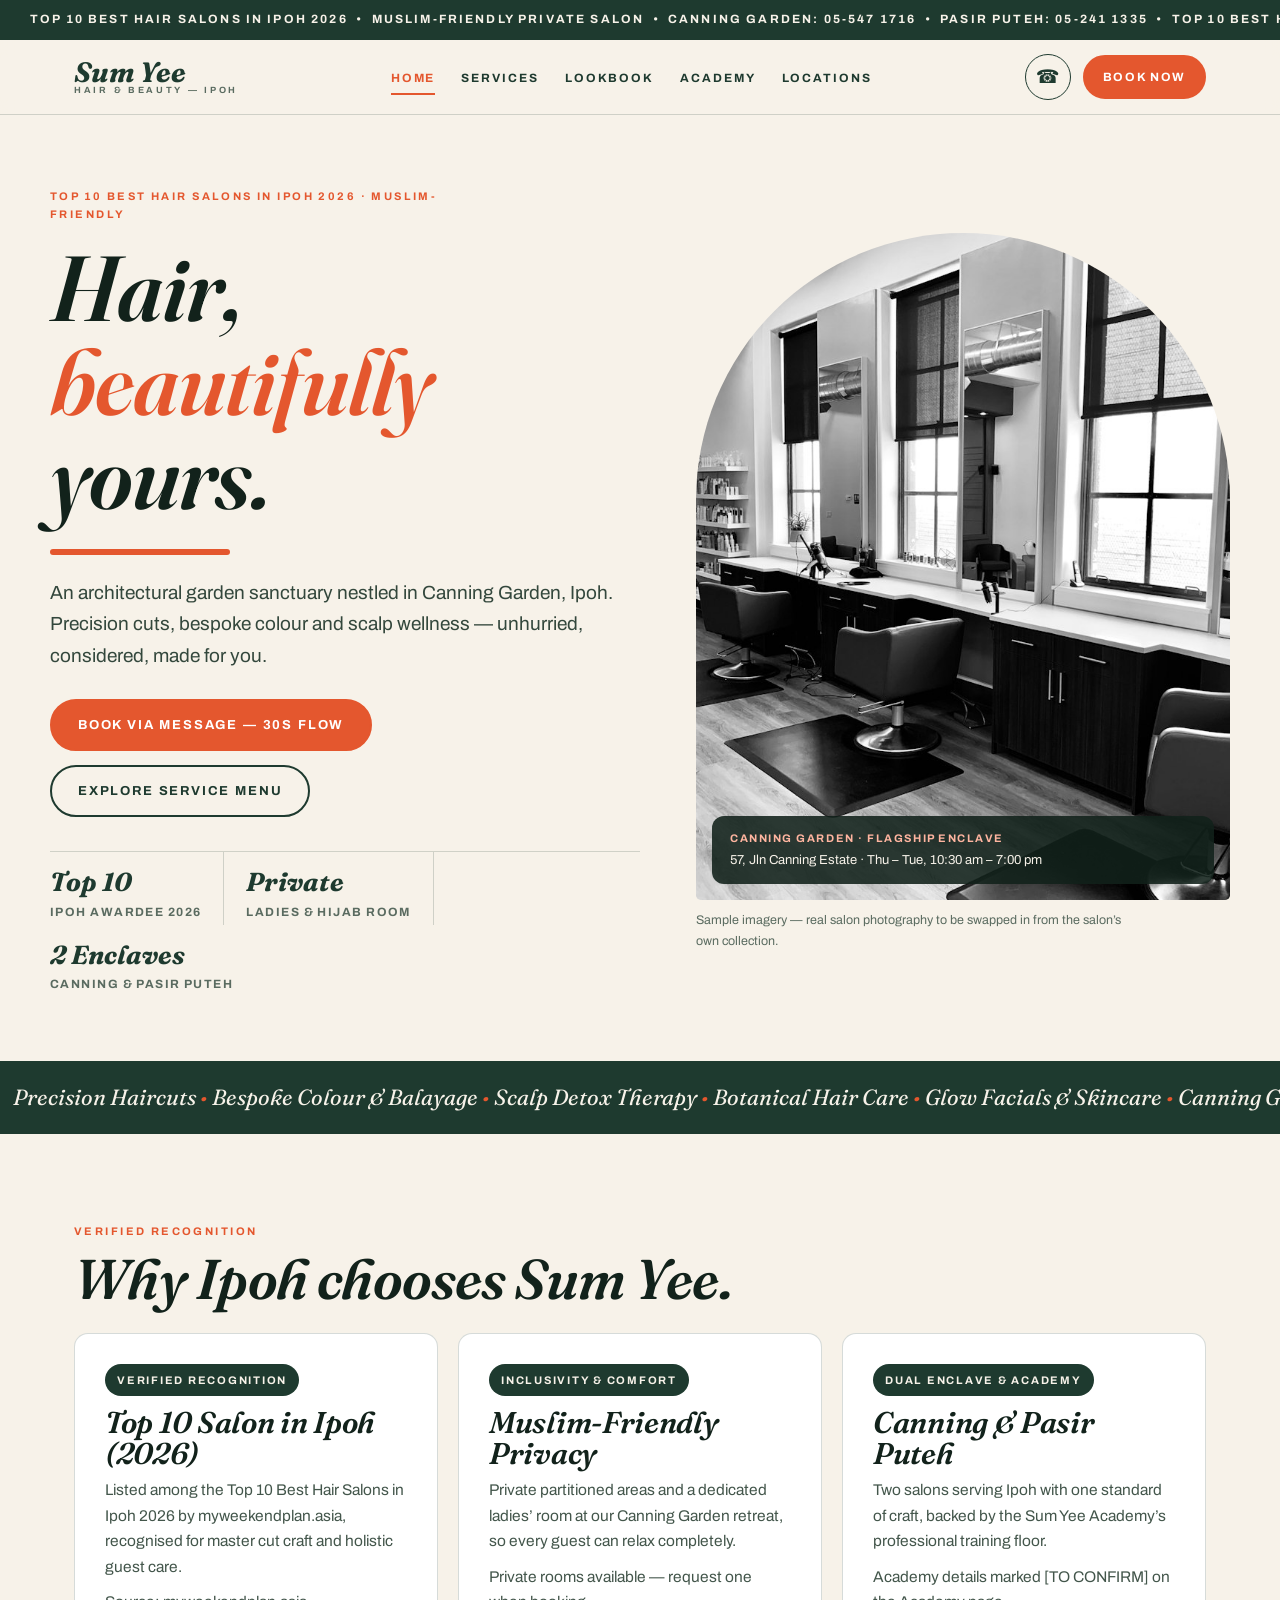
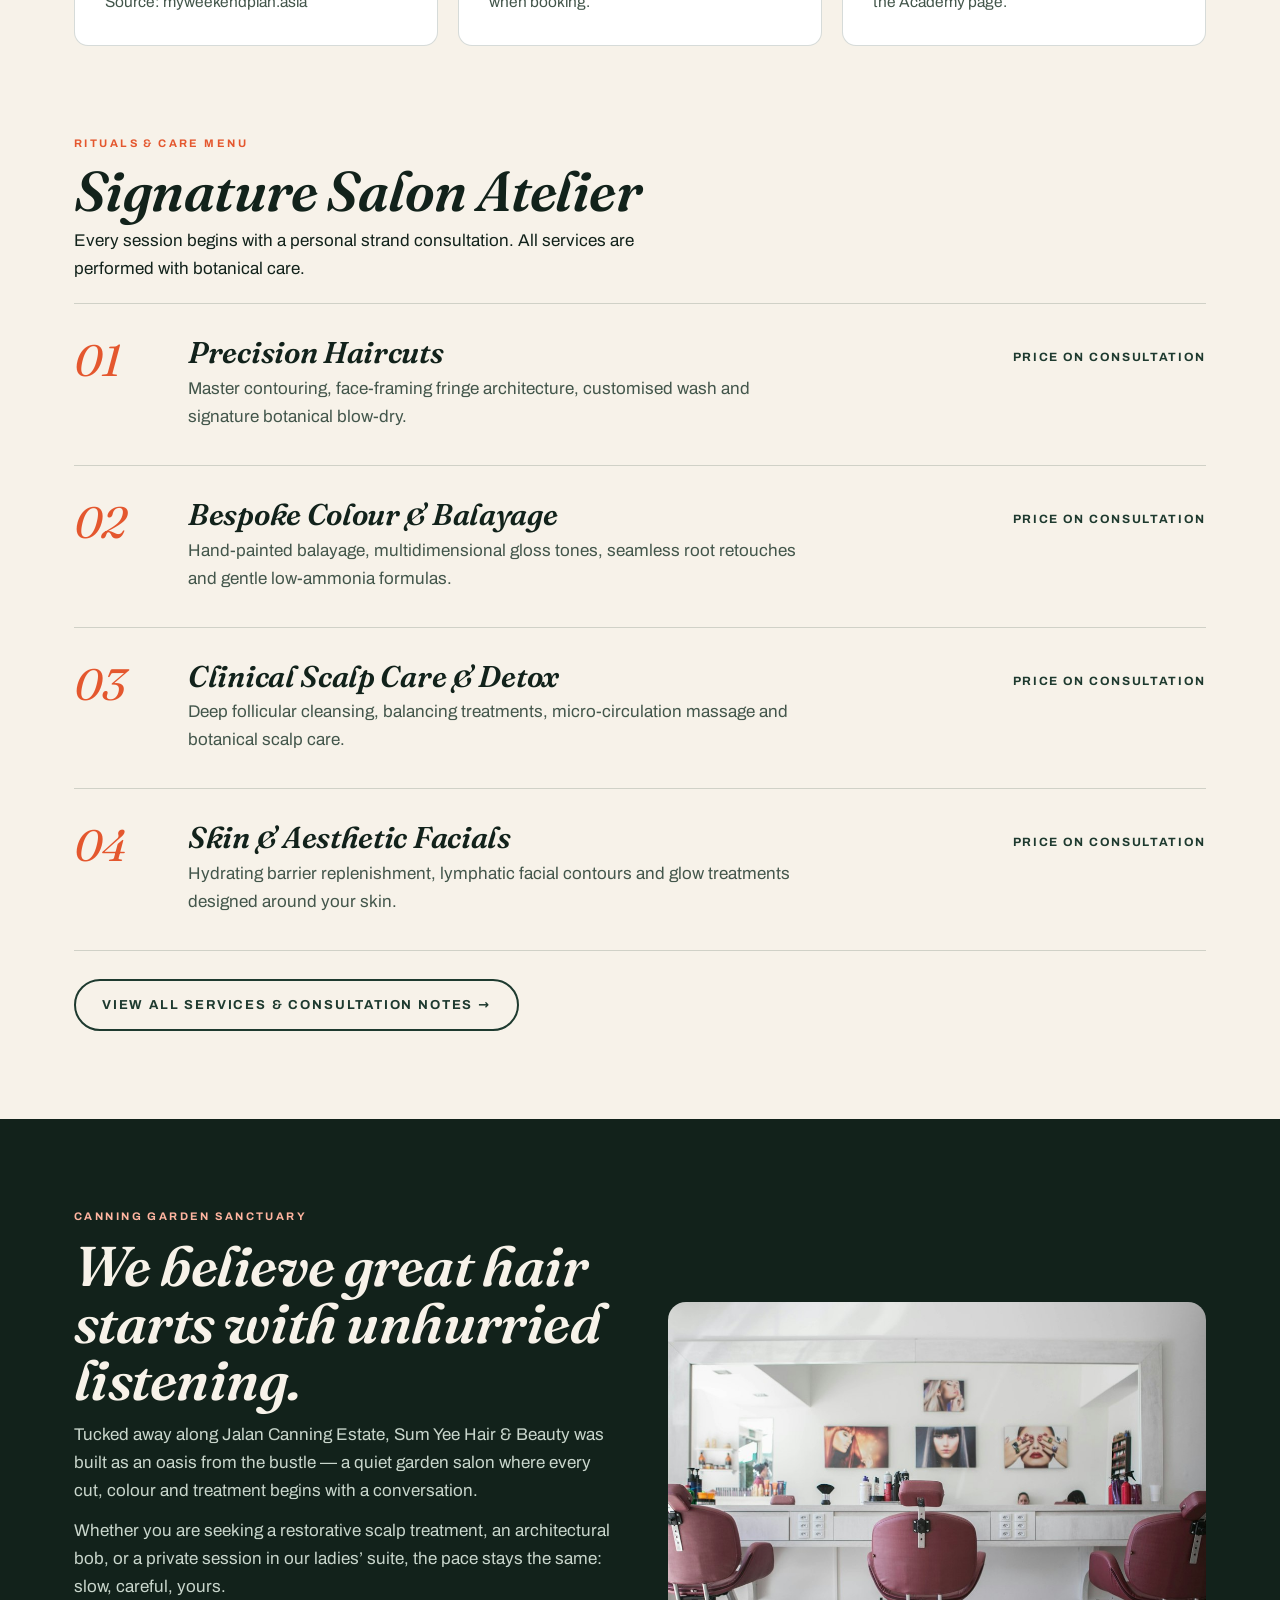
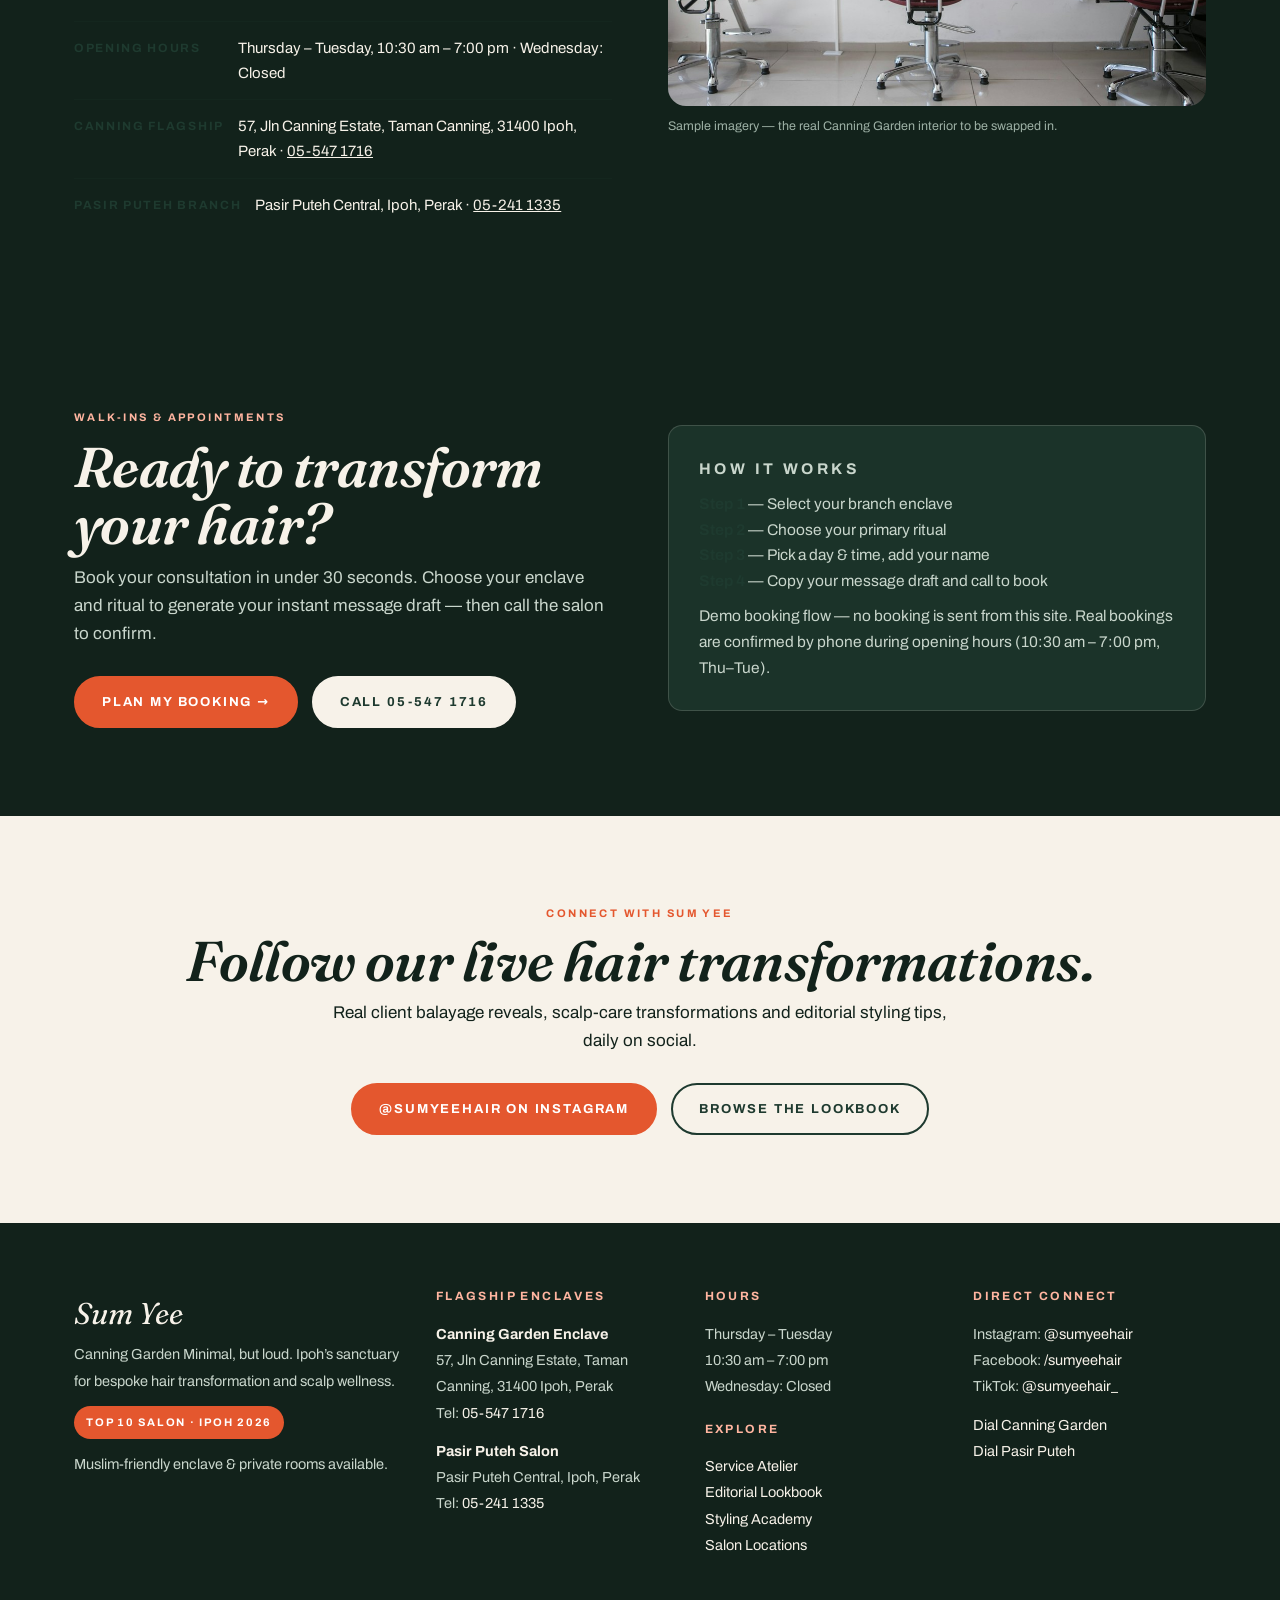
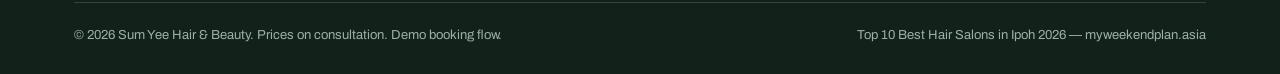
<file: index.html>
<!DOCTYPE html>
<html lang="en">
<head>
<meta charset="utf-8">
<meta name="viewport" content="width=device-width, initial-scale=1">
<title>Hair, beautifully yours — Canning Garden, Ipoh | Sum Yee Hair & Beauty — Ipoh</title>
<meta name="description" content="Top 10 salon in Ipoh 2026. Precision cuts, bespoke colour and scalp wellness in a minimalist garden sanctuary — Muslim-friendly private rooms.">
<link rel="stylesheet" href="assets/css/style.css">
<link rel="icon" href="data:image/svg+xml,<svg xmlns='http://www.w3.org/2000/svg' viewBox='0 0 32 32'><rect width='32' height='32' rx='8' fill='%231E3A2F'/><text x='16' y='22' font-size='18' text-anchor='middle' fill='%23F7F2E9' font-family='Georgia' font-style='italic'>S</text></svg>">
</head>
<body class="">
<a class="skip" href="#main">Skip to content</a>
<div class="marquee" aria-hidden="true"><span>Top 10 Best Hair Salons in Ipoh 2026 &nbsp;•&nbsp; Muslim-Friendly Private Salon &nbsp;•&nbsp; Canning Garden: 05-547 1716 &nbsp;•&nbsp; Pasir Puteh: 05-241 1335 &nbsp;•&nbsp; Top 10 Best Hair Salons in Ipoh 2026 &nbsp;•&nbsp; Muslim-Friendly Private Salon &nbsp;•&nbsp; Canning Garden: 05-547 1716 &nbsp;•&nbsp; Pasir Puteh: 05-241 1335 &nbsp;•&nbsp; </span></div>
<header class="site">
  <nav class="nav" aria-label="Main navigation">
    <a class="wordmark" href="index.html">Sum Yee<small>HAIR &amp; BEAUTY — IPOH</small></a>
    <ul class="navlinks"><li><a href="index.html" class="active">Home</a></li><li><a href="services.html" class="">Services</a></li><li><a href="lookbook.html" class="">Lookbook</a></li><li><a href="academy.html" class="">Academy</a></li><li><a href="locations.html" class="">Locations</a></li></ul>
    <div class="nav-right">
      <a class="phone-ic" href="tel:+6055471716" aria-label="Call Canning Garden 05-547 1716">&#9742;</a>
      <a class="btn small" href="book.html">Book Now</a>
      <button class="burger" id="burger" aria-label="Open menu" aria-expanded="false"><span></span><span></span><span></span></button>
    </div>
  </nav>
</header>
<div class="mmenu" id="mmenu" role="dialog" aria-label="Menu">
  <div class="top"><a class="wordmark" style="color:var(--cream)" href="index.html">Sum Yee</a><button class="close" aria-label="Close menu">&times;</button></div>
  <nav style="margin-top:28px" aria-label="Mobile navigation">
    <a class="mlink" href="index.html">Home</a>
    <a class="mlink" href="services.html">Services</a>
    <a class="mlink" href="lookbook.html">Lookbook</a>
    <a class="mlink" href="academy.html">Academy</a>
    <a class="mlink" href="locations.html">Locations</a>
    <a class="mlink" href="book.html">Book &#8594;</a>
  </nav>
  <div class="mfoot">
    <p><strong>Canning Garden</strong><br>57, Jln Canning Estate, Taman Canning, 31400 Ipoh, Perak<br><a href="tel:+6055471716">05-547 1716</a></p>
    <p style="margin-top:12px"><strong>Pasir Puteh</strong><br>Pasir Puteh Central, Ipoh, Perak<br><a href="tel:+6052411335">05-241 1335</a></p>
    <p style="margin-top:12px">Thu &ndash; Tue, 10:30 am &ndash; 7:00 pm &middot; Closed Wednesday</p>
  </div>
</div>
<main id="main">

<section class="wrap hero">
  <div>
    <p class="label eyebrow">Top 10 Best Hair Salons in Ipoh 2026 &middot; Muslim-Friendly</p>
    <h1>Hair,<br><em style="color:var(--coral)">beautifully</em><br>yours.</h1>
    <div class="stroke" aria-hidden="true"></div>
    <p class="lede">An architectural garden sanctuary nestled in Canning Garden, Ipoh. Precision cuts, bespoke colour and scalp wellness &mdash; unhurried, considered, made for you.</p>
    <div class="cta-row"><a class="btn" href="book.html">Book via Message &mdash; 30s Flow</a><a class="btn ghost" href="services.html">Explore Service Menu</a></div>
    <div class="hero-stats">
      <div><b>Top 10</b><span>Ipoh Awardee 2026</span></div>
      <div><b>Private</b><span>Ladies &amp; Hijab Room</span></div>
      <div><b>2 Enclaves</b><span>Canning &amp; Pasir Puteh</span></div>
    </div>
  </div>
  <div>
    <figure class="arch"><img src="assets/img/hero-arch.jpg" alt="Inside the Sum Yee salon — minimalist garden salon interior (sample imagery)" fetchpriority="high">
    <figcaption class="arch-cap"><b>Canning Garden &middot; Flagship Enclave</b>57, Jln Canning Estate &middot; Thu &ndash; Tue, 10:30 am &ndash; 7:00 pm</figcaption></figure>
    <p class="sample-note">Sample imagery &mdash; real salon photography to be swapped in from the salon&rsquo;s own collection.</p>
  </div>
</section>
<div class="ribbon" aria-hidden="true"><span>Precision Haircuts <i class="dot">&bull;</i> Bespoke Colour &amp; Balayage <i class="dot">&bull;</i> Scalp Detox Therapy <i class="dot">&bull;</i> Botanical Hair Care <i class="dot">&bull;</i> Glow Facials &amp; Skincare <i class="dot">&bull;</i> Canning Garden <i class="dot">&bull;</i> Pasir Puteh <i class="dot">&bull;</i> </span><span>Precision Haircuts <i class="dot">&bull;</i> Bespoke Colour &amp; Balayage <i class="dot">&bull;</i> Scalp Detox Therapy <i class="dot">&bull;</i> Botanical Hair Care <i class="dot">&bull;</i> Glow Facials &amp; Skincare <i class="dot">&bull;</i> Canning Garden <i class="dot">&bull;</i> Pasir Puteh <i class="dot">&bull;</i> </span></div>
<section><div class="wrap">
  <p class="label">Verified Recognition</p><h2 style="margin:10px 0 26px">Why Ipoh chooses Sum Yee.</h2>
  <div class="pillars">
    <article class="card"><span class="badge">Verified Recognition</span><h3>Top 10 Salon in Ipoh (2026)</h3><p>Listed among the Top 10 Best Hair Salons in Ipoh 2026 by myweekendplan.asia, recognised for master cut craft and holistic guest care.</p><p class="sample-note">Source: myweekendplan.asia</p></article>
    <article class="card"><span class="badge">Inclusivity &amp; Comfort</span><h3>Muslim-Friendly Privacy</h3><p>Private partitioned areas and a dedicated ladies&rsquo; room at our Canning Garden retreat, so every guest can relax completely.</p><p class="sample-note">Private rooms available &mdash; request one when booking.</p></article>
    <article class="card"><span class="badge">Dual Enclave &amp; Academy</span><h3>Canning &amp; Pasir Puteh</h3><p>Two salons serving Ipoh with one standard of craft, backed by the Sum Yee Academy&rsquo;s professional training floor.</p><p class="sample-note">Academy details marked [TO CONFIRM] on the Academy page.</p></article>
  </div>
</div></section>
<section style="padding-top:0"><div class="wrap">
  <p class="label">Rituals &amp; Care Menu</p><h2 style="margin:10px 0 8px">Signature Salon Atelier</h2>
  <p style="margin-bottom:20px">Every session begins with a personal strand consultation. All services are performed with botanical care.</p>
  <div class="svc"><span class="num">01</span><div><h3>Precision Haircuts</h3><p>Master contouring, face-framing fringe architecture, customised wash and signature botanical blow-dry.</p></div><span class="meta">Price on consultation</span></div>
  <div class="svc"><span class="num">02</span><div><h3>Bespoke Colour &amp; Balayage</h3><p>Hand-painted balayage, multidimensional gloss tones, seamless root retouches and gentle low-ammonia formulas.</p></div><span class="meta">Price on consultation</span></div>
  <div class="svc"><span class="num">03</span><div><h3>Clinical Scalp Care &amp; Detox</h3><p>Deep follicular cleansing, balancing treatments, micro-circulation massage and botanical scalp care.</p></div><span class="meta">Price on consultation</span></div>
  <div class="svc"><span class="num">04</span><div><h3>Skin &amp; Aesthetic Facials</h3><p>Hydrating barrier replenishment, lymphatic facial contours and glow treatments designed around your skin.</p></div><span class="meta">Price on consultation</span></div>
  <p class="mt"><a class="btn ghost" href="services.html">View All Services &amp; Consultation Notes &#8594;</a></p>
</div></section>
<section class="dark"><div class="wrap split">
  <div><p class="label">Canning Garden Sanctuary</p><h2 style="margin:12px 0">We believe great hair starts with unhurried listening.</h2>
  <p>Tucked away along Jalan Canning Estate, Sum Yee Hair &amp; Beauty was built as an oasis from the bustle &mdash; a quiet garden salon where every cut, colour and treatment begins with a conversation.</p>
  <p style="margin-top:12px">Whether you are seeking a restorative scalp treatment, an architectural bob, or a private session in our ladies&rsquo; suite, the pace stays the same: slow, careful, yours.</p>
  <div style="margin-top:20px">
    <div class="kv"><b>Opening hours</b><span>Thursday &ndash; Tuesday, 10:30 am &ndash; 7:00 pm &middot; Wednesday: Closed</span></div>
    <div class="kv"><b>Canning Flagship</b><span>57, Jln Canning Estate, Taman Canning, 31400 Ipoh, Perak &middot; <a href="tel:+6055471716">05-547 1716</a></span></div>
    <div class="kv"><b>Pasir Puteh Branch</b><span>Pasir Puteh Central, Ipoh, Perak &middot; <a href="tel:+6052411335">05-241 1335</a></span></div>
  </div></div>
  <div><img src="assets/img/salon-interior.jpg" alt="Minimalist salon interior with styling chairs (sample imagery)"><p class="sample-note" style="color:#9DB0A5">Sample imagery &mdash; the real Canning Garden interior to be swapped in.</p></div>
</div></section>
<section class="dark"><div class="wrap split">
  <div><p class="label">Walk-ins &amp; Appointments</p><h2 style="margin:12px 0">Ready to transform your hair?</h2>
  <p>Book your consultation in under 30 seconds. Choose your enclave and ritual to generate your instant message draft &mdash; then call the salon to confirm.</p>
  <p class="mt"><a class="btn" href="book.html">Plan My Booking &#8594;</a> <a class="btn cream" style="margin-left:10px" href="tel:+6055471716">Call 05-547 1716</a></p></div>
  <div class="card"><p class="label green">How it works</p>
  <p style="margin-top:10px"><strong style="color:var(--green)">Step 1</strong> &mdash; Select your branch enclave<br><strong style="color:var(--green)">Step 2</strong> &mdash; Choose your primary ritual<br><strong style="color:var(--green)">Step 3</strong> &mdash; Pick a day &amp; time, add your name<br><strong style="color:var(--green)">Step 4</strong> &mdash; Copy your message draft and call to book</p>
  <p class="sample-note">Demo booking flow &mdash; no booking is sent from this site. Real bookings are confirmed by phone during opening hours (10:30 am &ndash; 7:00 pm, Thu&ndash;Tue).</p></div>
</div></section>
<section><div class="wrap center">
  <p class="label">Connect with Sum Yee</p><h2 style="margin:10px 0">Follow our live hair transformations.</h2>
  <p>Real client balayage reveals, scalp-care transformations and editorial styling tips, daily on social.</p>
  <p class="mt"><a class="btn" href="https://instagram.com/sumyeehair" rel="noopener">@sumyeehair on Instagram</a> <a class="btn ghost" style="margin-left:10px" href="lookbook.html">Browse the Lookbook</a></p>
</div></section>

</main>
<footer>
  <div class="wrap">
    <div class="cols">
      <div>
        <p style="font-family:var(--serif);font-style:italic;font-size:30px;color:var(--cream)">Sum Yee</p>
        <p>Canning Garden Minimal, but loud. Ipoh&rsquo;s sanctuary for bespoke hair transformation and scalp wellness.</p>
        <p style="margin-top:12px"><span class="badge coral">Top 10 Salon &middot; Ipoh 2026</span></p>
        <p style="margin-top:12px">Muslim-friendly enclave &amp; private rooms available.</p>
      </div>
      <div>
        <h4>Flagship Enclaves</h4>
        <p><strong style="color:var(--cream)">Canning Garden Enclave</strong><br>57, Jln Canning Estate, Taman Canning, 31400 Ipoh, Perak<br>Tel: <a href="tel:+6055471716">05-547 1716</a></p>
        <p style="margin-top:12px"><strong style="color:var(--cream)">Pasir Puteh Salon</strong><br>Pasir Puteh Central, Ipoh, Perak<br>Tel: <a href="tel:+6052411335">05-241 1335</a></p>
      </div>
      <div>
        <h4>Hours</h4>
        <p>Thursday &ndash; Tuesday<br>10:30 am &ndash; 7:00 pm<br>Wednesday: Closed</p>
        <h4 style="margin-top:20px">Explore</h4>
        <ul><li><a href="services.html">Service Atelier</a></li><li><a href="lookbook.html">Editorial Lookbook</a></li><li><a href="academy.html">Styling Academy</a></li><li><a href="locations.html">Salon Locations</a></li></ul>
      </div>
      <div>
        <h4>Direct Connect</h4>
        <p>Instagram: <a href="https://instagram.com/sumyeehair" rel="noopener">@sumyeehair</a><br>Facebook: <a href="https://facebook.com/sumyeehair" rel="noopener">/sumyeehair</a><br>TikTok: <a href="https://tiktok.com/@sumyeehair_" rel="noopener">@sumyeehair_</a></p>
        <p style="margin-top:12px"><a href="tel:+6055471716">Dial Canning Garden</a><br><a href="tel:+6052411335">Dial Pasir Puteh</a></p>
      </div>
    </div>
    <div class="base"><span>&copy; <span id="yr">2026</span> Sum Yee Hair & Beauty. Prices on consultation. Demo booking flow.</span><span>Top 10 Best Hair Salons in Ipoh 2026 &mdash; myweekendplan.asia</span></div>
  </div>
</footer>
<script src="assets/js/main.js"></script>
</body>
</html>
</file>
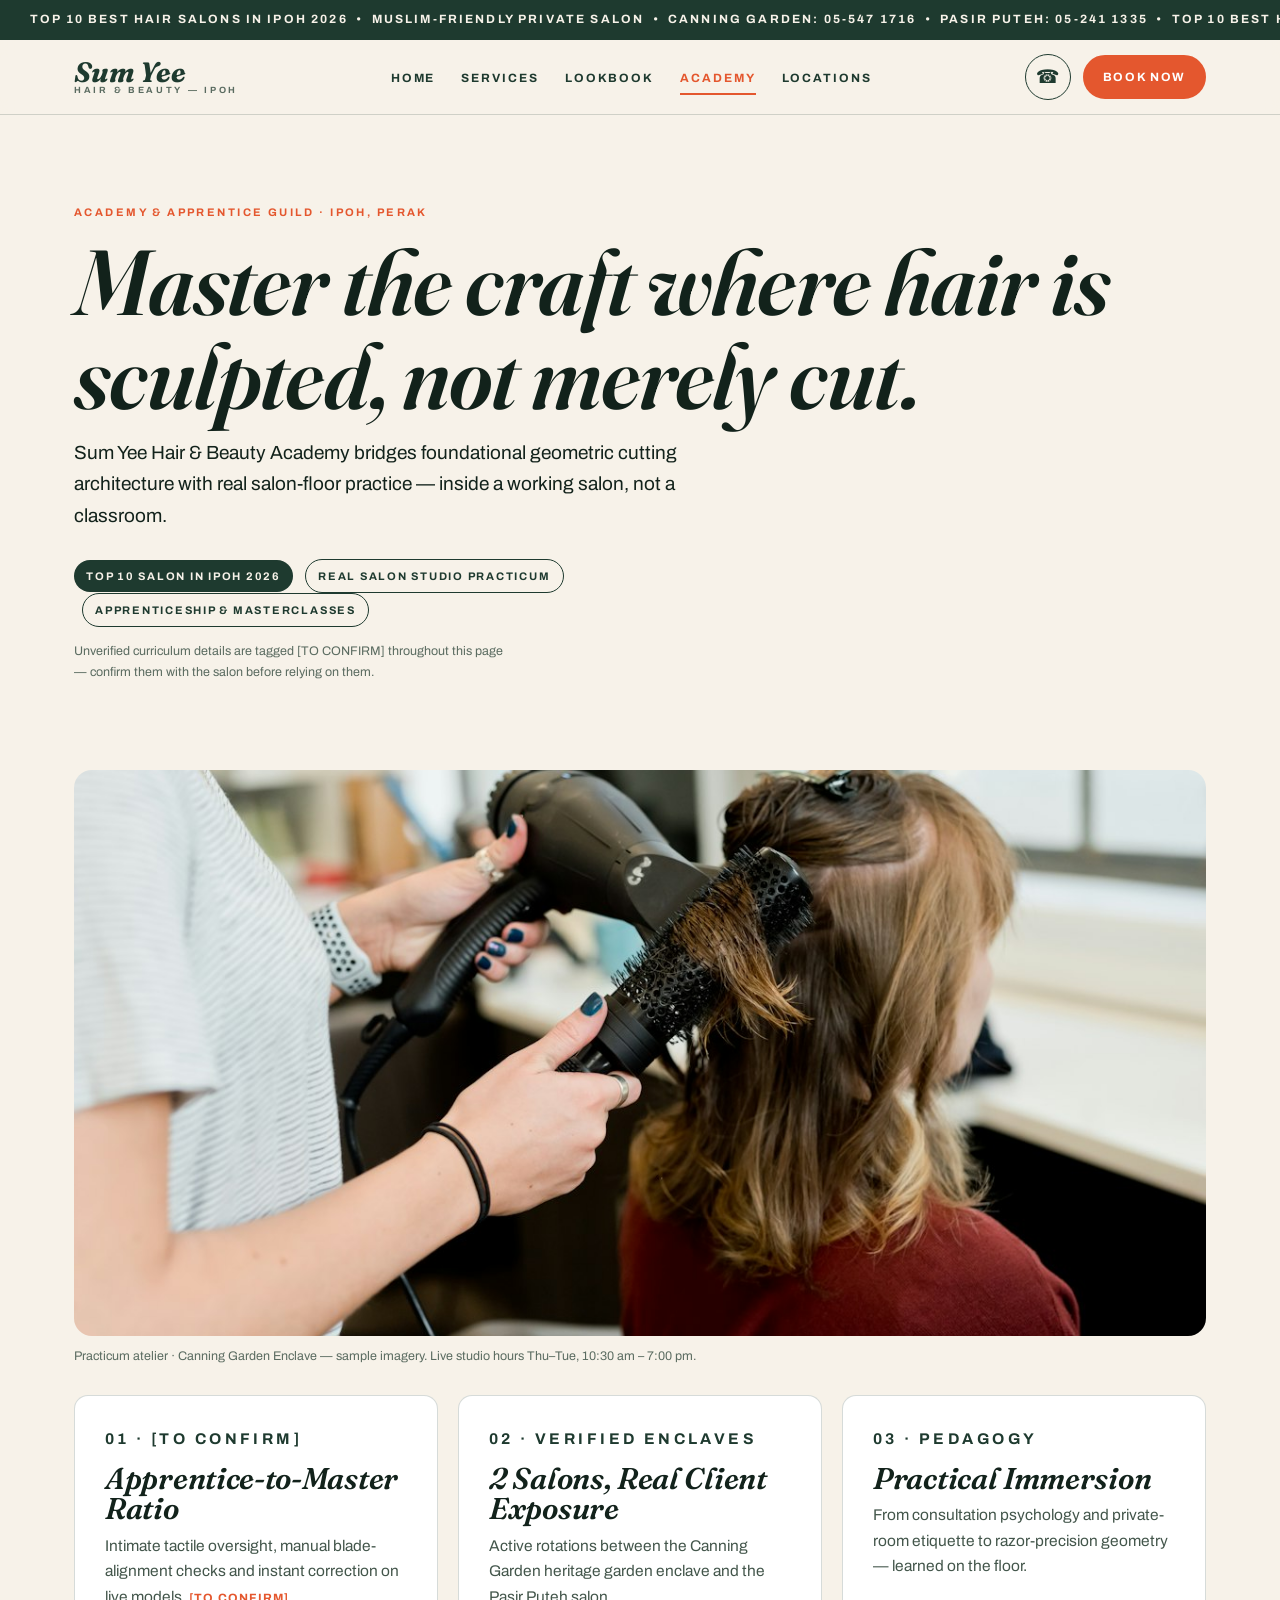
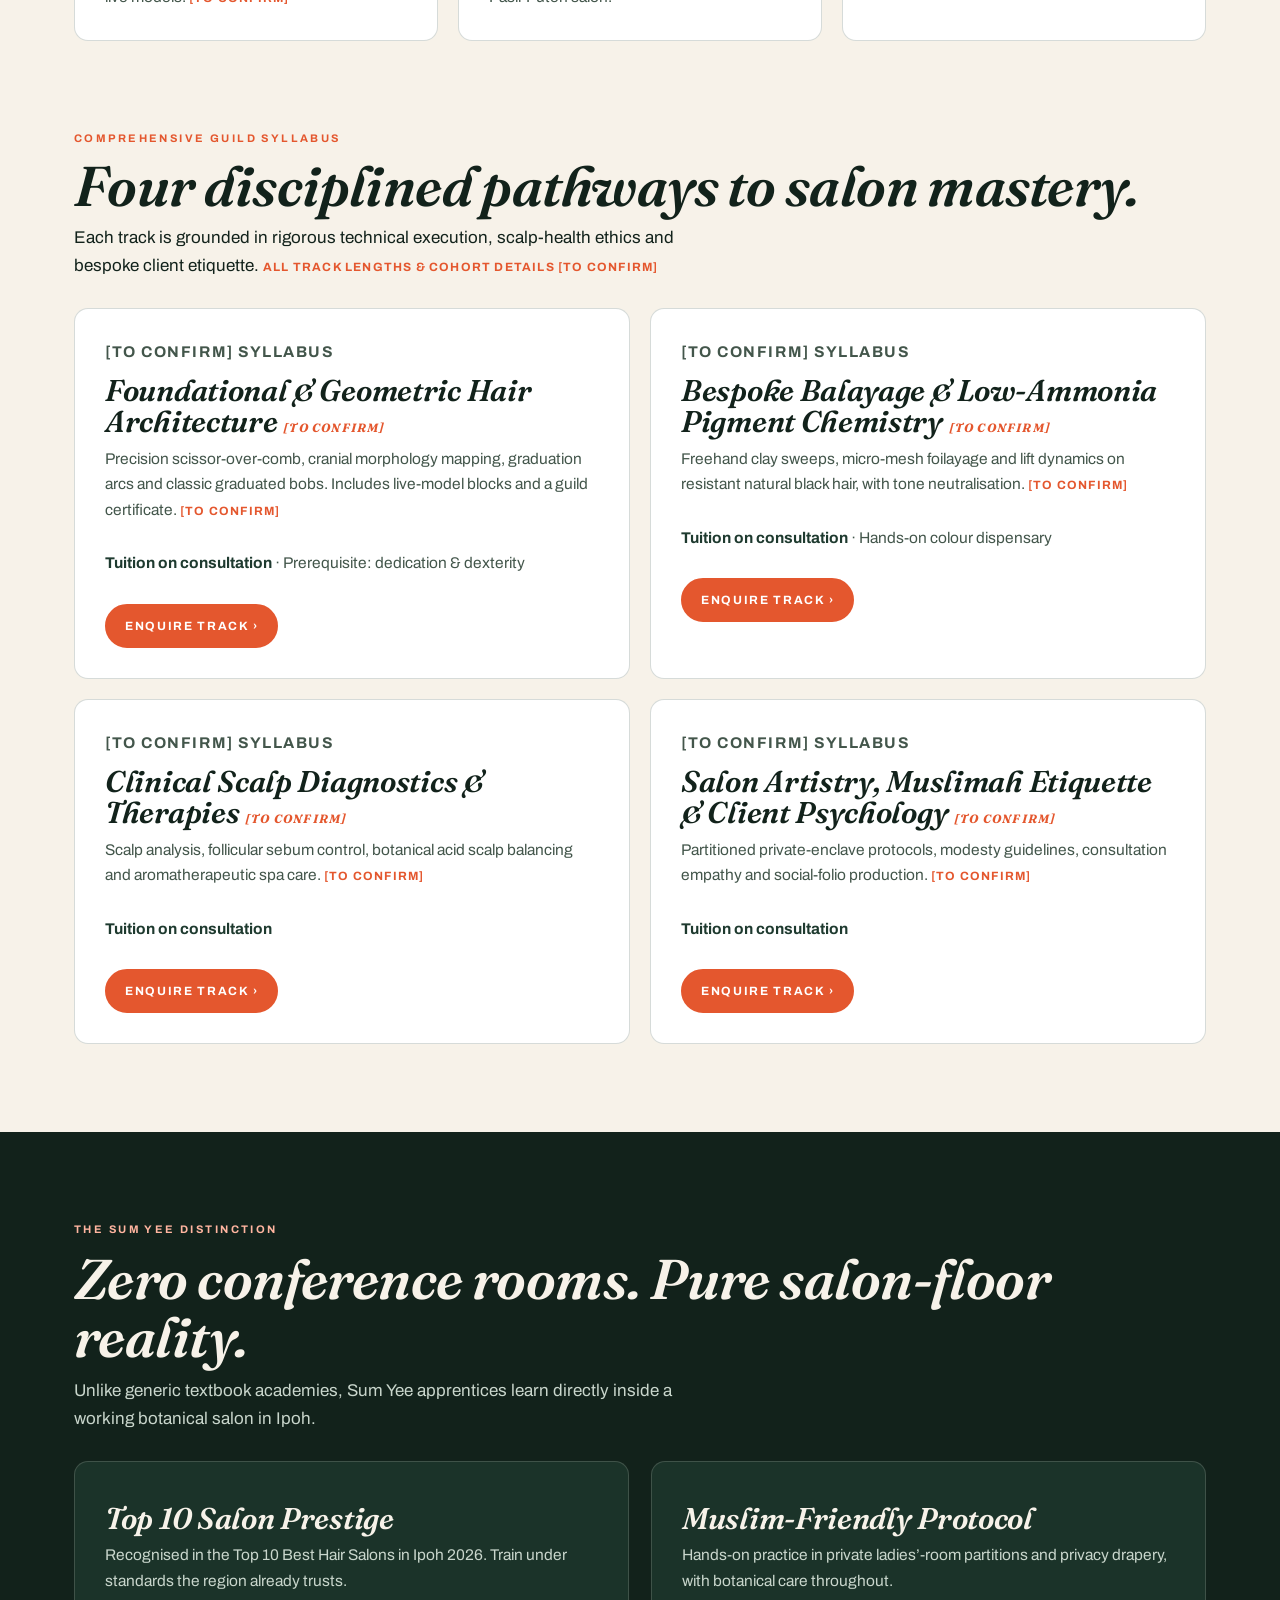
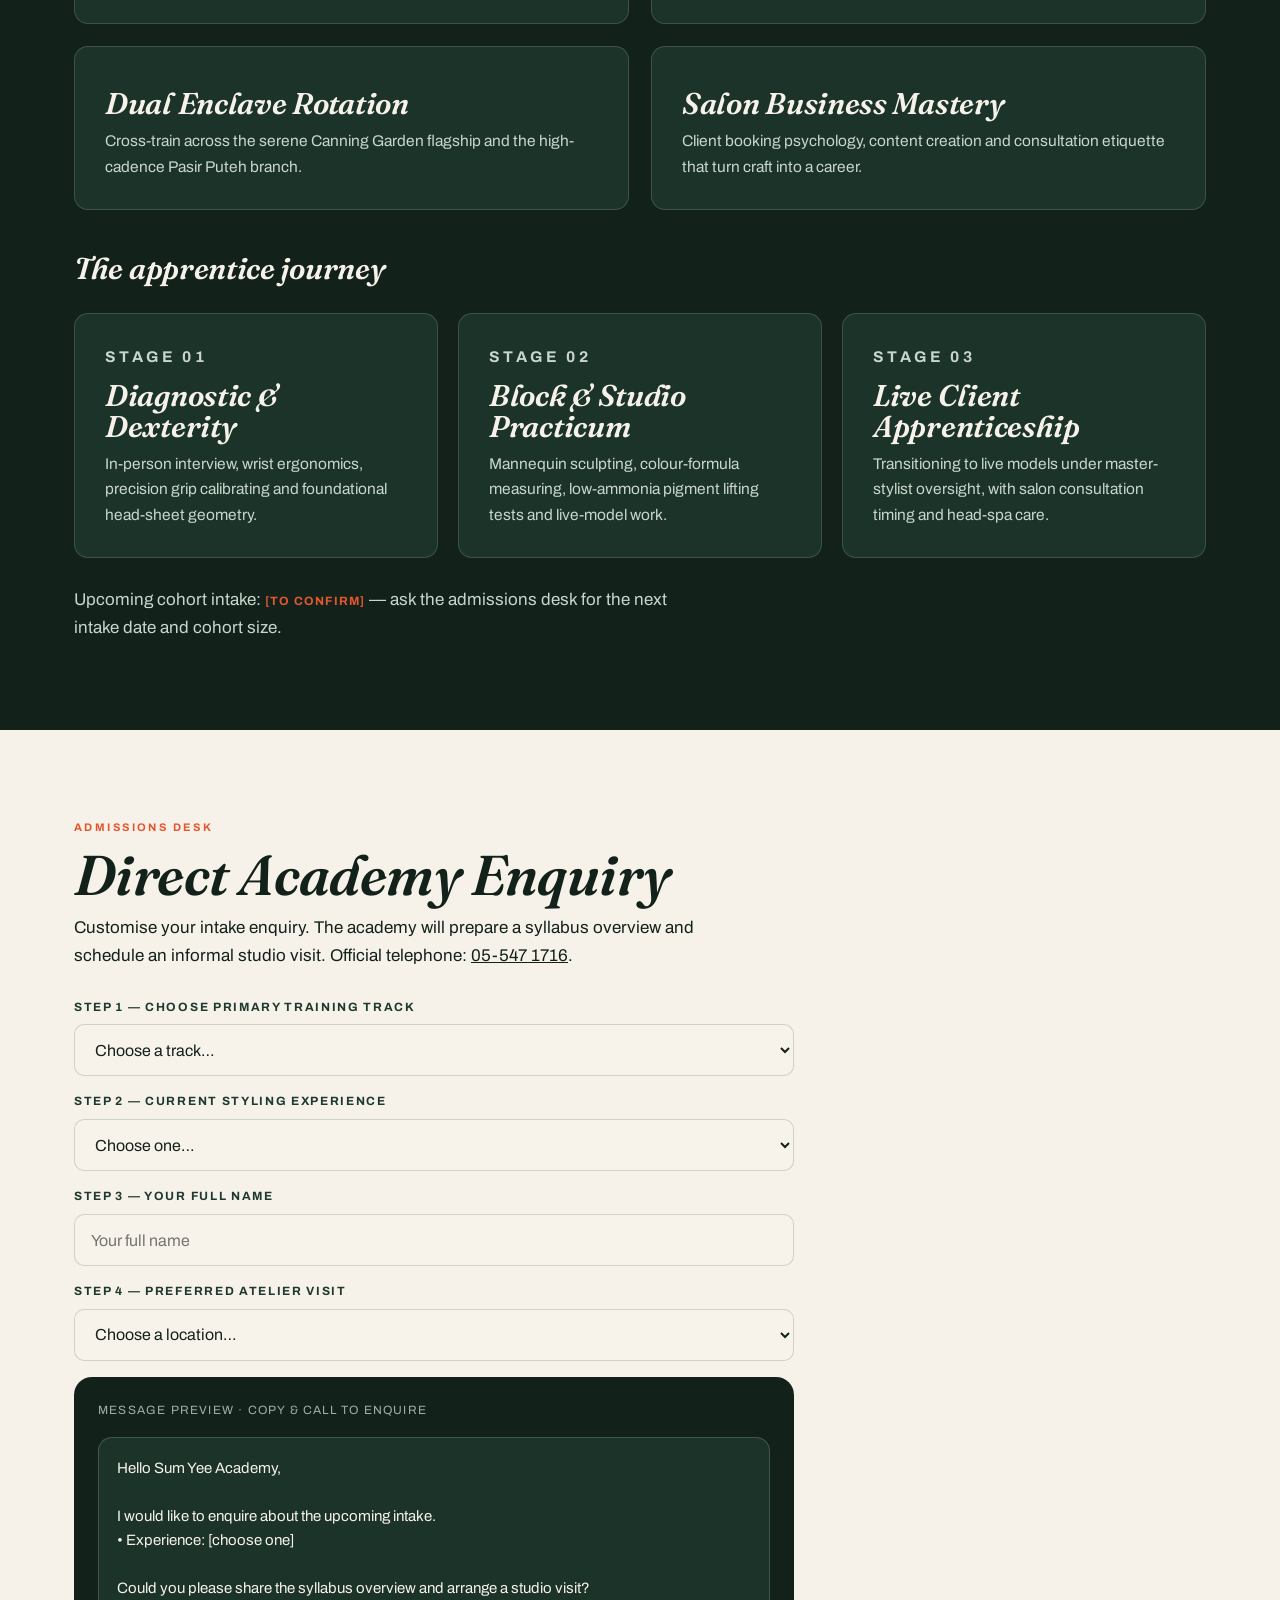
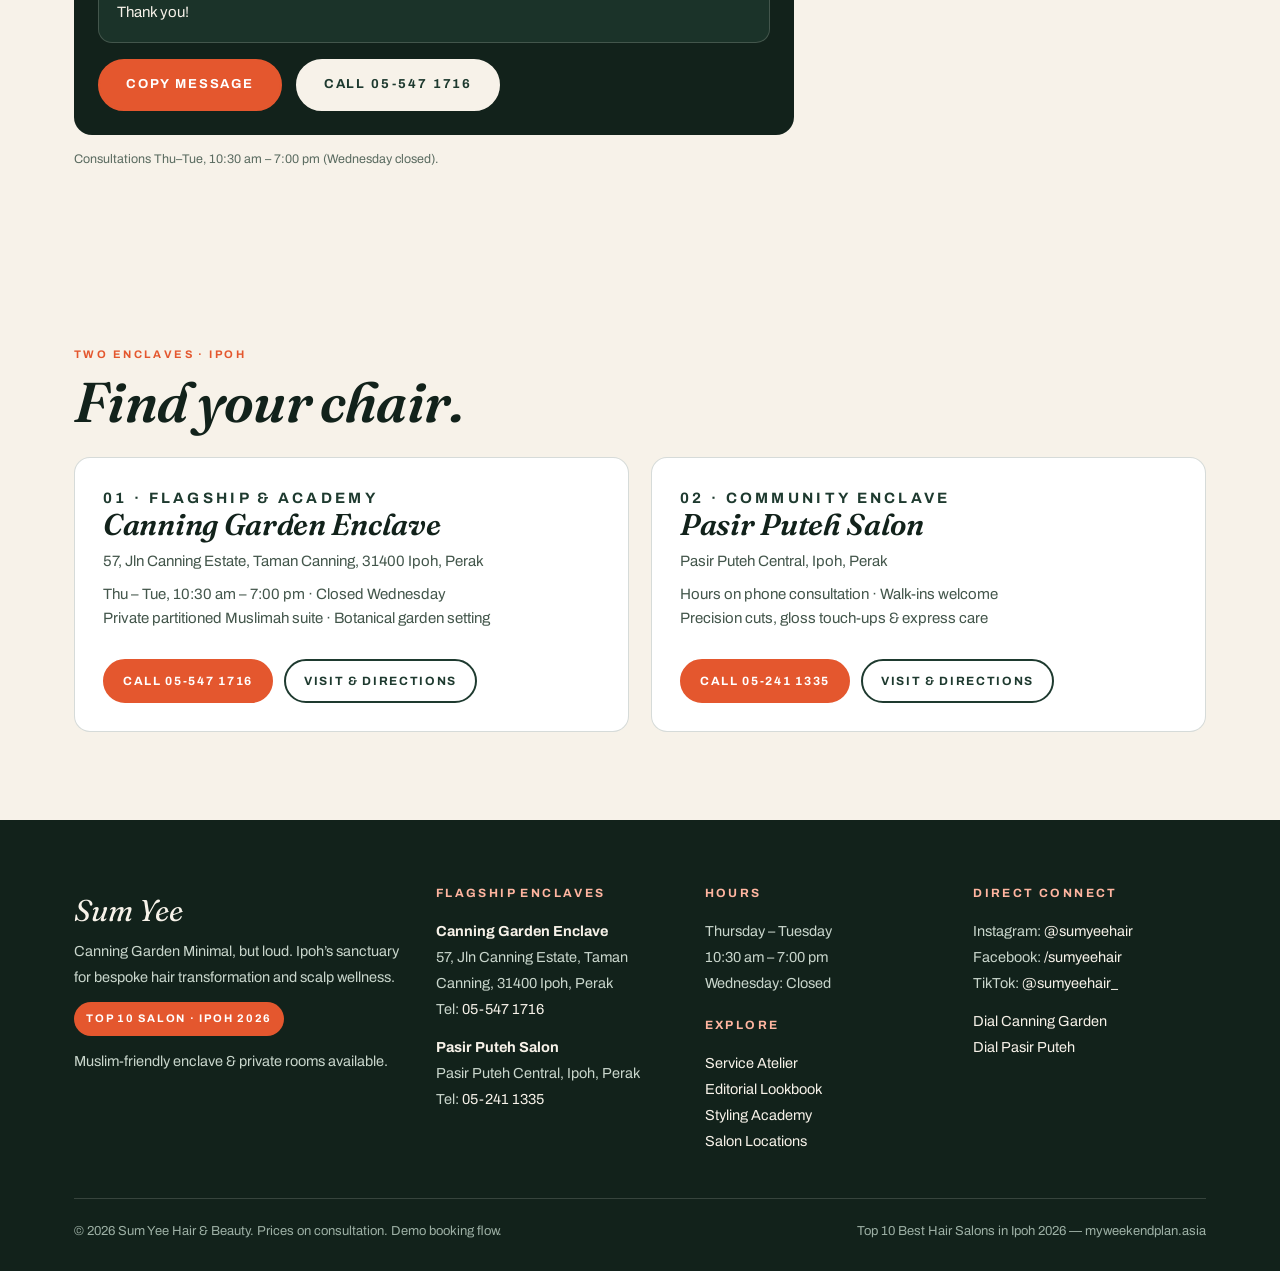
<file: academy.html>
<!DOCTYPE html>
<html lang="en">
<head>
<meta charset="utf-8">
<meta name="viewport" content="width=device-width, initial-scale=1">
<title>Styling Academy — Master the Craft | Sum Yee Hair & Beauty — Ipoh</title>
<meta name="description" content="Sum Yee Hair & Beauty Academy in Ipoh — four training pathways. Unverified details marked [TO CONFIRM].">
<link rel="stylesheet" href="assets/css/style.css">
<link rel="icon" href="data:image/svg+xml,<svg xmlns='http://www.w3.org/2000/svg' viewBox='0 0 32 32'><rect width='32' height='32' rx='8' fill='%231E3A2F'/><text x='16' y='22' font-size='18' text-anchor='middle' fill='%23F7F2E9' font-family='Georgia' font-style='italic'>S</text></svg>">
</head>
<body class="">
<a class="skip" href="#main">Skip to content</a>
<div class="marquee" aria-hidden="true"><span>Top 10 Best Hair Salons in Ipoh 2026 &nbsp;•&nbsp; Muslim-Friendly Private Salon &nbsp;•&nbsp; Canning Garden: 05-547 1716 &nbsp;•&nbsp; Pasir Puteh: 05-241 1335 &nbsp;•&nbsp; Top 10 Best Hair Salons in Ipoh 2026 &nbsp;•&nbsp; Muslim-Friendly Private Salon &nbsp;•&nbsp; Canning Garden: 05-547 1716 &nbsp;•&nbsp; Pasir Puteh: 05-241 1335 &nbsp;•&nbsp; </span></div>
<header class="site">
  <nav class="nav" aria-label="Main navigation">
    <a class="wordmark" href="index.html">Sum Yee<small>HAIR &amp; BEAUTY — IPOH</small></a>
    <ul class="navlinks"><li><a href="index.html" class="">Home</a></li><li><a href="services.html" class="">Services</a></li><li><a href="lookbook.html" class="">Lookbook</a></li><li><a href="academy.html" class="active">Academy</a></li><li><a href="locations.html" class="">Locations</a></li></ul>
    <div class="nav-right">
      <a class="phone-ic" href="tel:+6055471716" aria-label="Call Canning Garden 05-547 1716">&#9742;</a>
      <a class="btn small" href="book.html">Book Now</a>
      <button class="burger" id="burger" aria-label="Open menu" aria-expanded="false"><span></span><span></span><span></span></button>
    </div>
  </nav>
</header>
<div class="mmenu" id="mmenu" role="dialog" aria-label="Menu">
  <div class="top"><a class="wordmark" style="color:var(--cream)" href="index.html">Sum Yee</a><button class="close" aria-label="Close menu">&times;</button></div>
  <nav style="margin-top:28px" aria-label="Mobile navigation">
    <a class="mlink" href="index.html">Home</a>
    <a class="mlink" href="services.html">Services</a>
    <a class="mlink" href="lookbook.html">Lookbook</a>
    <a class="mlink" href="academy.html">Academy</a>
    <a class="mlink" href="locations.html">Locations</a>
    <a class="mlink" href="book.html">Book &#8594;</a>
  </nav>
  <div class="mfoot">
    <p><strong>Canning Garden</strong><br>57, Jln Canning Estate, Taman Canning, 31400 Ipoh, Perak<br><a href="tel:+6055471716">05-547 1716</a></p>
    <p style="margin-top:12px"><strong>Pasir Puteh</strong><br>Pasir Puteh Central, Ipoh, Perak<br><a href="tel:+6052411335">05-241 1335</a></p>
    <p style="margin-top:12px">Thu &ndash; Tue, 10:30 am &ndash; 7:00 pm &middot; Closed Wednesday</p>
  </div>
</div>
<main id="main">

<section><div class="wrap">
  <p class="label">Academy &amp; Apprentice Guild &middot; Ipoh, Perak</p>
  <h1 style="margin:14px 0">Master the craft where hair is sculpted, not merely cut.</h1>
  <p style="font-size:19px;max-width:56ch">Sum Yee Hair &amp; Beauty Academy bridges foundational geometric cutting architecture with real salon-floor practice &mdash; inside a working salon, not a classroom.</p>
  <p class="mt"><span class="badge">Top 10 Salon in Ipoh 2026</span> <span class="badge outline" style="margin-left:8px">Real Salon Studio Practicum</span> <span class="badge outline" style="margin-left:8px">Apprenticeship &amp; Masterclasses</span></p>
  <p class="sample-note" style="margin-top:14px">Unverified curriculum details are tagged [TO CONFIRM] throughout this page &mdash; confirm them with the salon before relying on them.</p>
</div></section>
<section style="padding-top:0"><div class="wrap">
  <figure><img src="assets/img/academy.jpg" alt="Master stylist conducting a salon practicum demonstration (sample imagery)" style="border-radius:18px;aspect-ratio:16/8;object-fit:cover;width:100%">
  <figcaption class="sample-note">Practicum atelier &middot; Canning Garden Enclave &mdash; sample imagery. Live studio hours Thu&ndash;Tue, 10:30 am &ndash; 7:00 pm.</figcaption></figure>
  <div class="three-col mt">
    <article class="card"><p class="label green">01 &middot; [TO CONFIRM]</p><h3>Apprentice-to-Master Ratio</h3><p>Intimate tactile oversight, manual blade-alignment checks and instant correction on live models. <span class="note-tag">[TO CONFIRM]</span></p></article>
    <article class="card"><p class="label green">02 &middot; Verified Enclaves</p><h3>2 Salons, Real Client Exposure</h3><p>Active rotations between the Canning Garden heritage garden enclave and the Pasir Puteh salon.</p></article>
    <article class="card"><p class="label green">03 &middot; Pedagogy</p><h3>Practical Immersion</h3><p>From consultation psychology and private-room etiquette to razor-precision geometry &mdash; learned on the floor.</p></article>
  </div>
</div></section>
<section style="padding-top:0"><div class="wrap">
  <p class="label">Comprehensive Guild Syllabus</p><h2 style="margin:10px 0">Four disciplined pathways to salon mastery.</h2>
  <p>Each track is grounded in rigorous technical execution, scalp-health ethics and bespoke client etiquette. <span class="note-tag">All track lengths &amp; cohort details [TO CONFIRM]</span></p>
  <div class="tracks mt">
    <article class="card"><p class="note-tag">[TO CONFIRM] Syllabus</p><h3>Foundational &amp; Geometric Hair Architecture <span class="note-tag">[TO CONFIRM]</span></h3><p>Precision scissor-over-comb, cranial morphology mapping, graduation arcs and classic graduated bobs. Includes live-model blocks and a guild certificate. <span class="note-tag">[TO CONFIRM]</span></p><p class="mt"><strong style="color:var(--green)">Tuition on consultation</strong> &middot; Prerequisite: dedication &amp; dexterity</p><p class="mt"><a class="btn small" href="#enquire">Enquire Track &#8250;</a></p></article>
    <article class="card"><p class="note-tag">[TO CONFIRM] Syllabus</p><h3>Bespoke Balayage &amp; Low-Ammonia Pigment Chemistry <span class="note-tag">[TO CONFIRM]</span></h3><p>Freehand clay sweeps, micro-mesh foilayage and lift dynamics on resistant natural black hair, with tone neutralisation. <span class="note-tag">[TO CONFIRM]</span></p><p class="mt"><strong style="color:var(--green)">Tuition on consultation</strong> &middot; Hands-on colour dispensary</p><p class="mt"><a class="btn small" href="#enquire">Enquire Track &#8250;</a></p></article>
    <article class="card"><p class="note-tag">[TO CONFIRM] Syllabus</p><h3>Clinical Scalp Diagnostics &amp; Therapies <span class="note-tag">[TO CONFIRM]</span></h3><p>Scalp analysis, follicular sebum control, botanical acid scalp balancing and aromatherapeutic spa care. <span class="note-tag">[TO CONFIRM]</span></p><p class="mt"><strong style="color:var(--green)">Tuition on consultation</strong></p><p class="mt"><a class="btn small" href="#enquire">Enquire Track &#8250;</a></p></article>
    <article class="card"><p class="note-tag">[TO CONFIRM] Syllabus</p><h3>Salon Artistry, Muslimah Etiquette &amp; Client Psychology <span class="note-tag">[TO CONFIRM]</span></h3><p>Partitioned private-enclave protocols, modesty guidelines, consultation empathy and social-folio production. <span class="note-tag">[TO CONFIRM]</span></p><p class="mt"><strong style="color:var(--green)">Tuition on consultation</strong></p><p class="mt"><a class="btn small" href="#enquire">Enquire Track &#8250;</a></p></article>
  </div>
</div></section>
<section class="dark"><div class="wrap">
  <p class="label">The Sum Yee Distinction</p><h2 style="margin:12px 0">Zero conference rooms. Pure salon-floor reality.</h2>
  <p>Unlike generic textbook academies, Sum Yee apprentices learn directly inside a working botanical salon in Ipoh.</p>
  <div class="two-col mt">
    <article class="card"><h3>Top 10 Salon Prestige</h3><p>Recognised in the Top 10 Best Hair Salons in Ipoh 2026. Train under standards the region already trusts.</p></article>
    <article class="card"><h3>Muslim-Friendly Protocol</h3><p>Hands-on practice in private ladies&rsquo;-room partitions and privacy drapery, with botanical care throughout.</p></article>
    <article class="card"><h3>Dual Enclave Rotation</h3><p>Cross-train across the serene Canning Garden flagship and the high-cadence Pasir Puteh branch.</p></article>
    <article class="card"><h3>Salon Business Mastery</h3><p>Client booking psychology, content creation and consultation etiquette that turn craft into a career.</p></article>
  </div>
  <h3 style="margin-top:44px">The apprentice journey</h3>
  <div class="three-col mt">
    <article class="card"><p class="label green">Stage 01</p><h3>Diagnostic &amp; Dexterity</h3><p>In-person interview, wrist ergonomics, precision grip calibrating and foundational head-sheet geometry.</p></article>
    <article class="card"><p class="label green">Stage 02</p><h3>Block &amp; Studio Practicum</h3><p>Mannequin sculpting, colour-formula measuring, low-ammonia pigment lifting tests and live-model work.</p></article>
    <article class="card"><p class="label green">Stage 03</p><h3>Live Client Apprenticeship</h3><p>Transitioning to live models under master-stylist oversight, with salon consultation timing and head-spa care.</p></article>
  </div>
  <p class="mt">Upcoming cohort intake: <span class="note-tag">[TO CONFIRM]</span> &mdash; ask the admissions desk for the next intake date and cohort size.</p>
</div></section>
<section id="enquire"><div class="wrap">
  <p class="label">Admissions Desk</p><h2 style="margin:10px 0">Direct Academy Enquiry</h2>
  <p>Customise your intake enquiry. The academy will prepare a syllabus overview and schedule an informal studio visit. Official telephone: <a href="tel:+6055471716">05-547 1716</a>.</p>
  <form id="ac-form" class="mt" style="max-width:720px" onsubmit="return false">
    <div class="field"><label for="ac-track">Step 1 &mdash; Choose primary training track</label>
      <select id="ac-track" name="track"><option value="">Choose a track&hellip;</option><option value="Track 01: Foundational Geometric Architecture [TO CONFIRM]">Track 01: Foundational Geometric Architecture [TO CONFIRM]</option><option value="Track 02: Bespoke Balayage & Pigment Chemistry [TO CONFIRM]">Track 02: Bespoke Balayage &amp; Pigment Chemistry [TO CONFIRM]</option><option value="Track 03: Clinical Scalp Diagnostics [TO CONFIRM]">Track 03: Clinical Scalp Diagnostics [TO CONFIRM]</option><option value="Track 04: Salon Artistry & Muslimah Etiquette [TO CONFIRM]">Track 04: Salon Artistry &amp; Muslimah Etiquette [TO CONFIRM]</option><option value="Full Master Apprenticeship (all tracks) [TO CONFIRM]">Full Master Apprenticeship (all tracks) [TO CONFIRM]</option></select></div>
    <div class="field"><label for="ac-exp">Step 2 &mdash; Current styling experience</label>
      <select id="ac-exp" name="experience"><option value="">Choose one&hellip;</option><option>Complete beginner (passionate career switcher)</option><option>Junior stylist / salon assistant (looking to upskill)</option><option>Experienced stylist</option><option>Salon owner (team training enquiry)</option></select></div>
    <div class="field"><label for="ac-name">Step 3 &mdash; Your full name</label><input id="ac-name" name="name" type="text" autocomplete="name" placeholder="Your full name"></div>
    <div class="field"><label for="ac-visit">Step 4 &mdash; Preferred atelier visit</label>
      <select id="ac-visit" name="visit"><option value="">Choose a location&hellip;</option><option>Canning Garden Flagship (Taman Canning)</option><option>Pasir Puteh Salon</option></select></div>
    <div class="draft" style="position:static"><p class="meta">Message preview &middot; copy &amp; call to enquire</p><div class="bubble" id="ac-preview" tabindex="0"></div>
    <button type="button" class="btn" data-copy="#ac-preview">Copy Message</button>
    <a class="btn cream" style="margin-left:10px" href="tel:+6055471716">Call 05-547 1716</a></div>
  </form>
  <p class="sample-note" style="margin-top:14px">Consultations Thu&ndash;Tue, 10:30 am &ndash; 7:00 pm (Wednesday closed).</p>
</div></section>
<section><div class="wrap"><p class="label">Two Enclaves &middot; Ipoh</p><h2 style="margin:10px 0 26px">Find your chair.</h2>
<div class="two-col">
  <article class="branch-card"><p class="label green">01 &middot; Flagship &amp; Academy</p><h3>Canning Garden Enclave</h3>
  <p>57, Jln Canning Estate, Taman Canning, 31400 Ipoh, Perak</p>
  <p style="margin-top:8px">Thu &ndash; Tue, 10:30 am &ndash; 7:00 pm &middot; Closed Wednesday<br>Private partitioned Muslimah suite &middot; Botanical garden setting</p>
  <p class="mt"><a class="btn small" href="tel:+6055471716">Call 05-547 1716</a> <a class="btn ghost small" style="margin-left:8px" href="locations.html">Visit &amp; Directions</a></p></article>
  <article class="branch-card"><p class="label green">02 &middot; Community Enclave</p><h3>Pasir Puteh Salon</h3>
  <p>Pasir Puteh Central, Ipoh, Perak</p>
  <p style="margin-top:8px">Hours on phone consultation &middot; Walk-ins welcome<br>Precision cuts, gloss touch-ups &amp; express care</p>
  <p class="mt"><a class="btn small" href="tel:+6052411335">Call 05-241 1335</a> <a class="btn ghost small" style="margin-left:8px" href="locations.html">Visit &amp; Directions</a></p></article>
</div></div></section>

</main>
<footer>
  <div class="wrap">
    <div class="cols">
      <div>
        <p style="font-family:var(--serif);font-style:italic;font-size:30px;color:var(--cream)">Sum Yee</p>
        <p>Canning Garden Minimal, but loud. Ipoh&rsquo;s sanctuary for bespoke hair transformation and scalp wellness.</p>
        <p style="margin-top:12px"><span class="badge coral">Top 10 Salon &middot; Ipoh 2026</span></p>
        <p style="margin-top:12px">Muslim-friendly enclave &amp; private rooms available.</p>
      </div>
      <div>
        <h4>Flagship Enclaves</h4>
        <p><strong style="color:var(--cream)">Canning Garden Enclave</strong><br>57, Jln Canning Estate, Taman Canning, 31400 Ipoh, Perak<br>Tel: <a href="tel:+6055471716">05-547 1716</a></p>
        <p style="margin-top:12px"><strong style="color:var(--cream)">Pasir Puteh Salon</strong><br>Pasir Puteh Central, Ipoh, Perak<br>Tel: <a href="tel:+6052411335">05-241 1335</a></p>
      </div>
      <div>
        <h4>Hours</h4>
        <p>Thursday &ndash; Tuesday<br>10:30 am &ndash; 7:00 pm<br>Wednesday: Closed</p>
        <h4 style="margin-top:20px">Explore</h4>
        <ul><li><a href="services.html">Service Atelier</a></li><li><a href="lookbook.html">Editorial Lookbook</a></li><li><a href="academy.html">Styling Academy</a></li><li><a href="locations.html">Salon Locations</a></li></ul>
      </div>
      <div>
        <h4>Direct Connect</h4>
        <p>Instagram: <a href="https://instagram.com/sumyeehair" rel="noopener">@sumyeehair</a><br>Facebook: <a href="https://facebook.com/sumyeehair" rel="noopener">/sumyeehair</a><br>TikTok: <a href="https://tiktok.com/@sumyeehair_" rel="noopener">@sumyeehair_</a></p>
        <p style="margin-top:12px"><a href="tel:+6055471716">Dial Canning Garden</a><br><a href="tel:+6052411335">Dial Pasir Puteh</a></p>
      </div>
    </div>
    <div class="base"><span>&copy; <span id="yr">2026</span> Sum Yee Hair & Beauty. Prices on consultation. Demo booking flow.</span><span>Top 10 Best Hair Salons in Ipoh 2026 &mdash; myweekendplan.asia</span></div>
  </div>
</footer>
<script src="assets/js/main.js"></script>
</body>
</html>
</file>
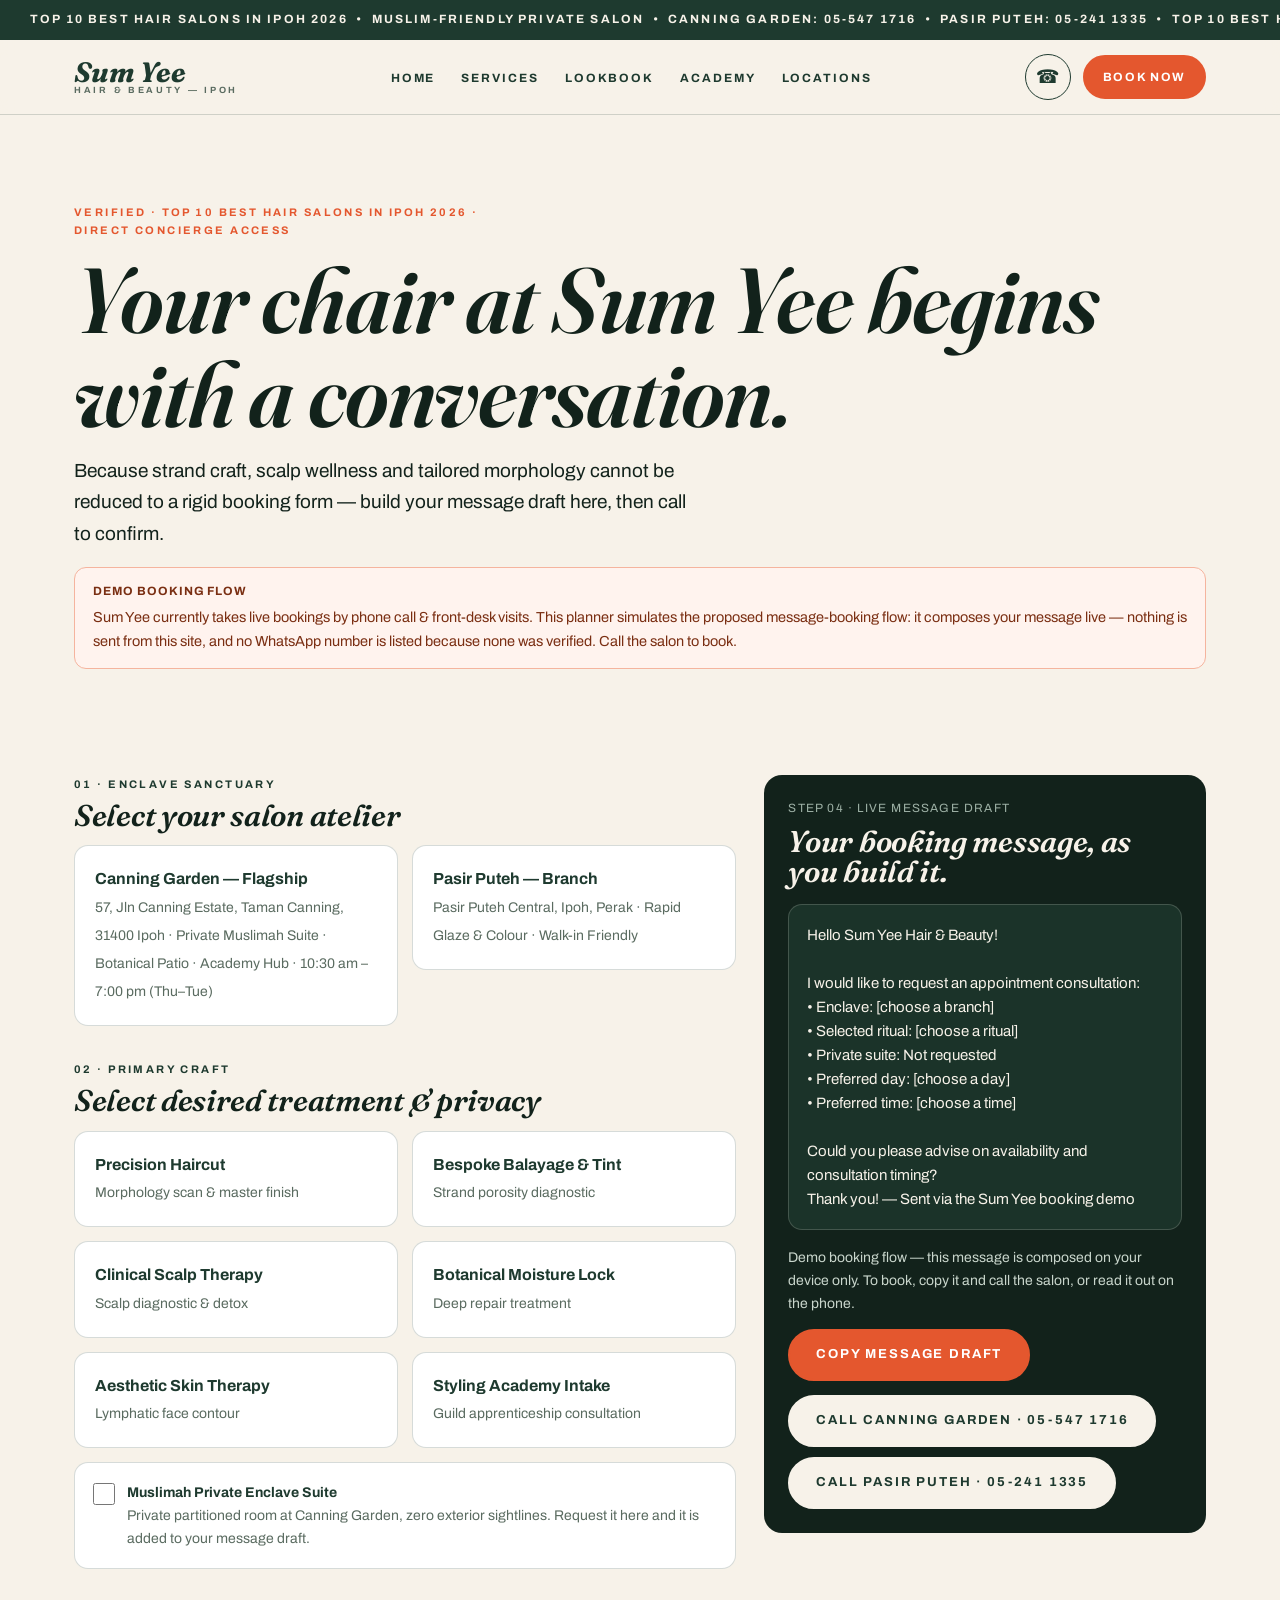
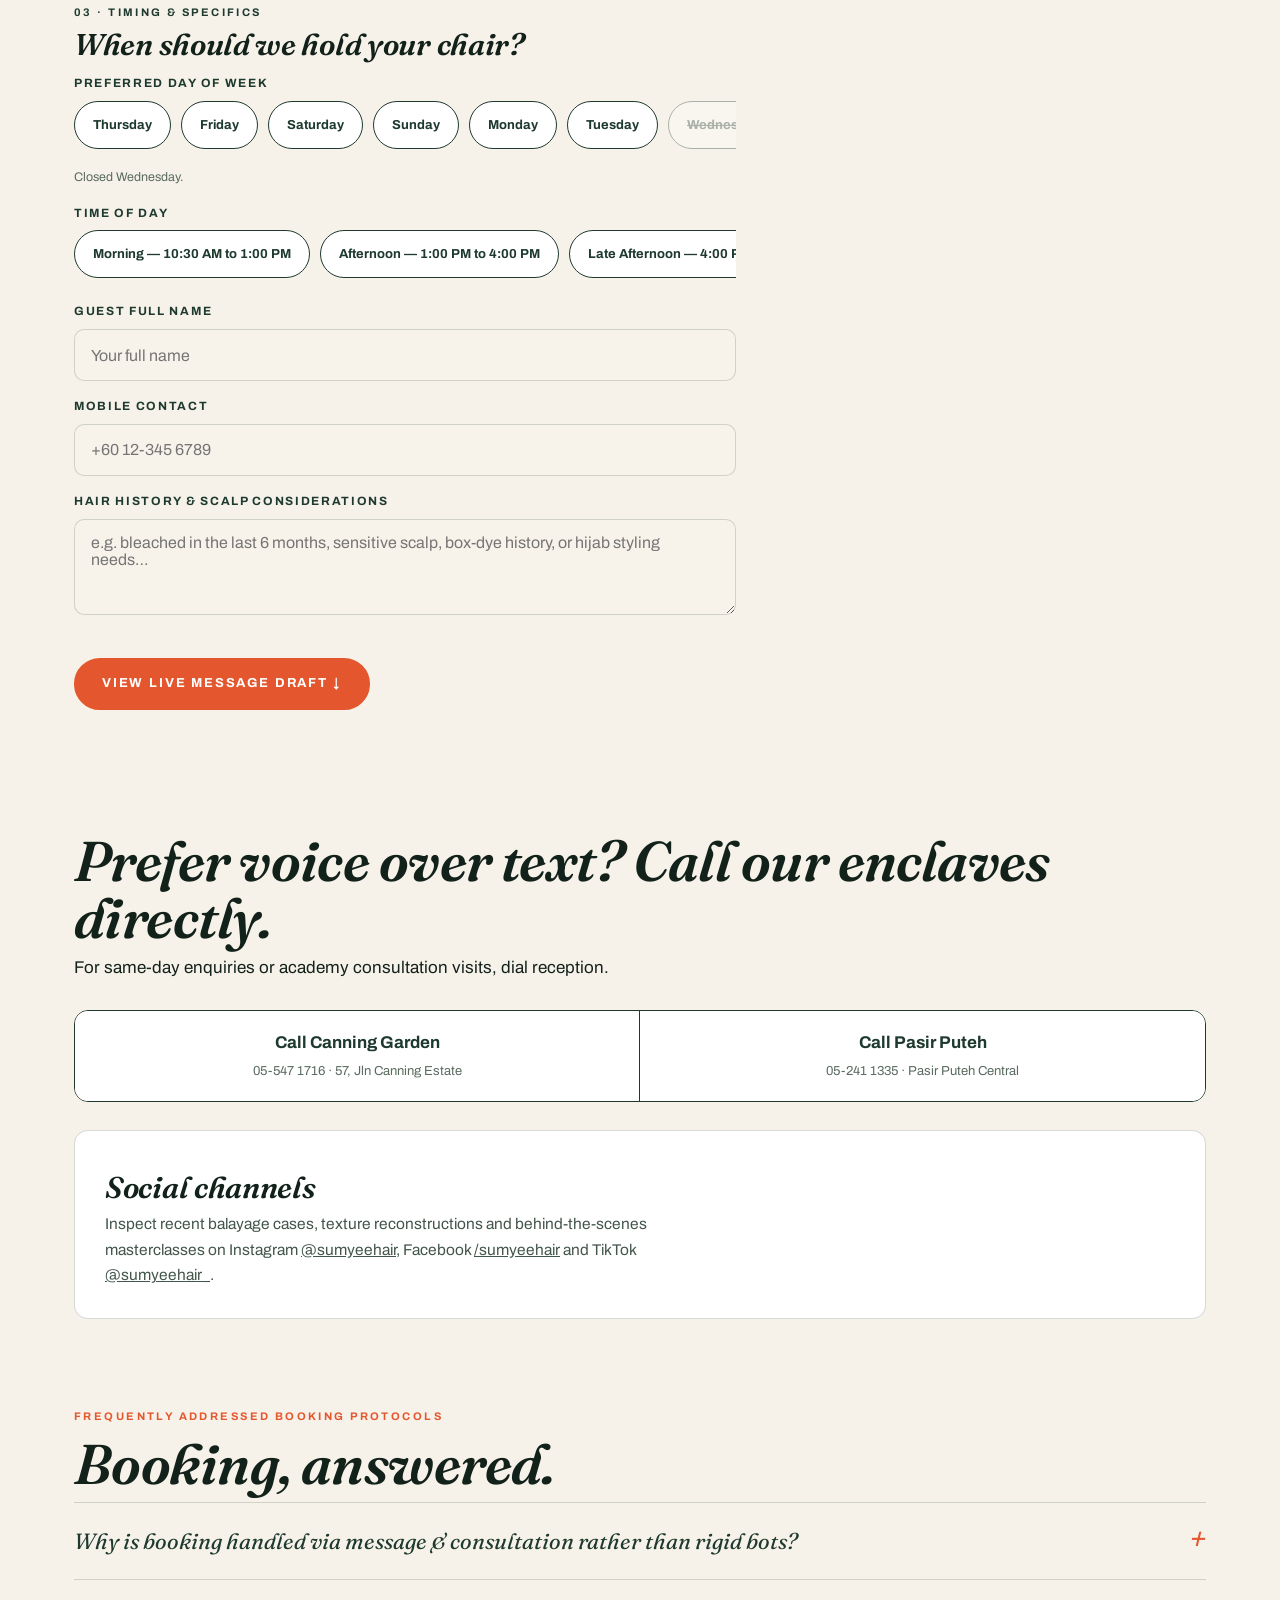
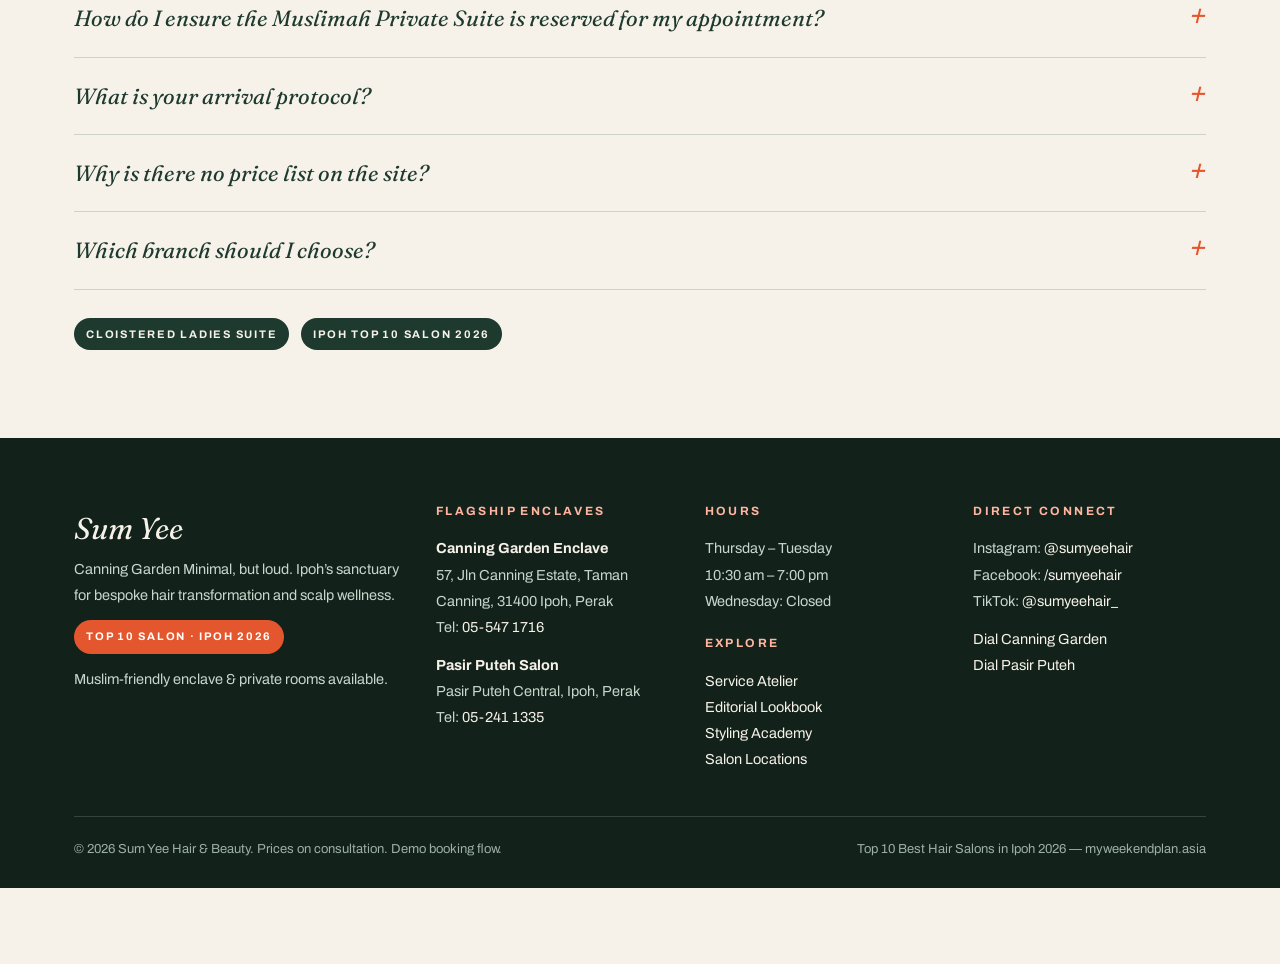
<file: book.html>
<!DOCTYPE html>
<html lang="en">
<head>
<meta charset="utf-8">
<meta name="viewport" content="width=device-width, initial-scale=1">
<title>Book — Your Chair at Sum Yee | Sum Yee Hair & Beauty — Ipoh</title>
<meta name="description" content="Interactive demo booking flow: pick a branch, ritual, day and time, and your message draft builds live. Call the salon to book.">
<link rel="stylesheet" href="assets/css/style.css">
<link rel="icon" href="data:image/svg+xml,<svg xmlns='http://www.w3.org/2000/svg' viewBox='0 0 32 32'><rect width='32' height='32' rx='8' fill='%231E3A2F'/><text x='16' y='22' font-size='18' text-anchor='middle' fill='%23F7F2E9' font-family='Georgia' font-style='italic'>S</text></svg>">
</head>
<body class="has-dock">
<a class="skip" href="#main">Skip to content</a>
<div class="marquee" aria-hidden="true"><span>Top 10 Best Hair Salons in Ipoh 2026 &nbsp;•&nbsp; Muslim-Friendly Private Salon &nbsp;•&nbsp; Canning Garden: 05-547 1716 &nbsp;•&nbsp; Pasir Puteh: 05-241 1335 &nbsp;•&nbsp; Top 10 Best Hair Salons in Ipoh 2026 &nbsp;•&nbsp; Muslim-Friendly Private Salon &nbsp;•&nbsp; Canning Garden: 05-547 1716 &nbsp;•&nbsp; Pasir Puteh: 05-241 1335 &nbsp;•&nbsp; </span></div>
<header class="site">
  <nav class="nav" aria-label="Main navigation">
    <a class="wordmark" href="index.html">Sum Yee<small>HAIR &amp; BEAUTY — IPOH</small></a>
    <ul class="navlinks"><li><a href="index.html" class="">Home</a></li><li><a href="services.html" class="">Services</a></li><li><a href="lookbook.html" class="">Lookbook</a></li><li><a href="academy.html" class="">Academy</a></li><li><a href="locations.html" class="">Locations</a></li></ul>
    <div class="nav-right">
      <a class="phone-ic" href="tel:+6055471716" aria-label="Call Canning Garden 05-547 1716">&#9742;</a>
      <a class="btn small" href="book.html">Book Now</a>
      <button class="burger" id="burger" aria-label="Open menu" aria-expanded="false"><span></span><span></span><span></span></button>
    </div>
  </nav>
</header>
<div class="mmenu" id="mmenu" role="dialog" aria-label="Menu">
  <div class="top"><a class="wordmark" style="color:var(--cream)" href="index.html">Sum Yee</a><button class="close" aria-label="Close menu">&times;</button></div>
  <nav style="margin-top:28px" aria-label="Mobile navigation">
    <a class="mlink" href="index.html">Home</a>
    <a class="mlink" href="services.html">Services</a>
    <a class="mlink" href="lookbook.html">Lookbook</a>
    <a class="mlink" href="academy.html">Academy</a>
    <a class="mlink" href="locations.html">Locations</a>
    <a class="mlink" href="book.html">Book &#8594;</a>
  </nav>
  <div class="mfoot">
    <p><strong>Canning Garden</strong><br>57, Jln Canning Estate, Taman Canning, 31400 Ipoh, Perak<br><a href="tel:+6055471716">05-547 1716</a></p>
    <p style="margin-top:12px"><strong>Pasir Puteh</strong><br>Pasir Puteh Central, Ipoh, Perak<br><a href="tel:+6052411335">05-241 1335</a></p>
    <p style="margin-top:12px">Thu &ndash; Tue, 10:30 am &ndash; 7:00 pm &middot; Closed Wednesday</p>
  </div>
</div>
<main id="main">

<section><div class="wrap">
  <p class="label">Verified &middot; Top 10 Best Hair Salons in Ipoh 2026 &middot; Direct Concierge Access</p>
  <h1 style="margin:14px 0">Your chair at Sum Yee begins with a conversation.</h1>
  <p style="font-size:19px;max-width:56ch">Because strand craft, scalp wellness and tailored morphology cannot be reduced to a rigid booking form &mdash; build your message draft here, then call to confirm.</p>
  <div class="demo-note"><b>Demo booking flow</b>Sum Yee currently takes live bookings by phone call &amp; front-desk visits. This planner simulates the proposed message-booking flow: it composes your message live &mdash; nothing is sent from this site, and no WhatsApp number is listed because none was verified. Call the salon to book.</div>
</div></section>

<section style="padding-top:0"><div class="wrap book-grid">
  <form id="book-form" onsubmit="return false">
    <div class="step">
      <p class="label green">01 &middot; Enclave Sanctuary</p><h3>Select your salon atelier</h3>
      <div class="radio-cards">
        <label class="radio-card"><input type="radio" name="branch" value="Canning Garden — 57, Jln Canning Estate, Taman Canning, 31400 Ipoh"><span class="box"><b>Canning Garden &mdash; Flagship</b><span>57, Jln Canning Estate, Taman Canning, 31400 Ipoh &middot; Private Muslimah Suite &middot; Botanical Patio &middot; Academy Hub &middot; 10:30 am &ndash; 7:00 pm (Thu&ndash;Tue)</span></span></label>
        <label class="radio-card"><input type="radio" name="branch" value="Pasir Puteh — Pasir Puteh Central, Ipoh, Perak"><span class="box"><b>Pasir Puteh &mdash; Branch</b><span>Pasir Puteh Central, Ipoh, Perak &middot; Rapid Glaze &amp; Colour &middot; Walk-in Friendly</span></span></label>
      </div>
    </div>
    <div class="step">
      <p class="label green">02 &middot; Primary Craft</p><h3>Select desired treatment &amp; privacy</h3>
      <div class="radio-cards">
        <label class="radio-card"><input type="radio" name="ritual" value="Precision Haircut"><span class="box"><b>Precision Haircut</b><span>Morphology scan &amp; master finish</span></span></label>
        <label class="radio-card"><input type="radio" name="ritual" value="Bespoke Balayage & Tint"><span class="box"><b>Bespoke Balayage &amp; Tint</b><span>Strand porosity diagnostic</span></span></label>
        <label class="radio-card"><input type="radio" name="ritual" value="Clinical Scalp Therapy"><span class="box"><b>Clinical Scalp Therapy</b><span>Scalp diagnostic &amp; detox</span></span></label>
        <label class="radio-card"><input type="radio" name="ritual" value="Botanical Moisture Lock"><span class="box"><b>Botanical Moisture Lock</b><span>Deep repair treatment</span></span></label>
        <label class="radio-card"><input type="radio" name="ritual" value="Aesthetic Skin Therapy"><span class="box"><b>Aesthetic Skin Therapy</b><span>Lymphatic face contour</span></span></label>
        <label class="radio-card"><input type="radio" name="ritual" value="Styling Academy Intake"><span class="box"><b>Styling Academy Intake</b><span>Guild apprenticeship consultation</span></span></label>
      </div>
      <div style="margin-top:14px"><label class="toggle"><input type="checkbox" name="suite" value="requested"><span><b>Muslimah Private Enclave Suite</b><span>Private partitioned room at Canning Garden, zero exterior sightlines. Request it here and it is added to your message draft.</span></span></label></div>
    </div>
    <div class="step">
      <p class="label green">03 &middot; Timing &amp; Specifics</p><h3>When should we hold your chair?</h3>
      <div class="field"><label>Preferred day of week</label>
        <div class="daystrip" role="group" aria-label="day"><button type="button" class="pill-btn" data-pill-group="day" data-value="Thursday" aria-pressed="false">Thursday</button><button type="button" class="pill-btn" data-pill-group="day" data-value="Friday" aria-pressed="false">Friday</button><button type="button" class="pill-btn" data-pill-group="day" data-value="Saturday" aria-pressed="false">Saturday</button><button type="button" class="pill-btn" data-pill-group="day" data-value="Sunday" aria-pressed="false">Sunday</button><button type="button" class="pill-btn" data-pill-group="day" data-value="Monday" aria-pressed="false">Monday</button><button type="button" class="pill-btn" data-pill-group="day" data-value="Tuesday" aria-pressed="false">Tuesday</button><button type="button" class="pill-btn" data-pill-group="day" data-value="Wednesday" aria-pressed="false" disabled>Wednesday</button></div><input type="radio" name="day" value="Thursday" hidden aria-hidden="true" tabindex="-1"><input type="radio" name="day" value="Friday" hidden aria-hidden="true" tabindex="-1"><input type="radio" name="day" value="Saturday" hidden aria-hidden="true" tabindex="-1"><input type="radio" name="day" value="Sunday" hidden aria-hidden="true" tabindex="-1"><input type="radio" name="day" value="Monday" hidden aria-hidden="true" tabindex="-1"><input type="radio" name="day" value="Tuesday" hidden aria-hidden="true" tabindex="-1"><input type="radio" name="day" value="Wednesday" hidden aria-hidden="true" tabindex="-1">
        <p class="sample-note">Closed Wednesday.</p></div>
      <div class="field"><label>Time of day</label>
        <div class="daystrip" role="group" aria-label="time"><button type="button" class="pill-btn" data-pill-group="time" data-value="Morning — 10:30 AM to 1:00 PM" aria-pressed="false">Morning — 10:30 AM to 1:00 PM</button><button type="button" class="pill-btn" data-pill-group="time" data-value="Afternoon — 1:00 PM to 4:00 PM" aria-pressed="false">Afternoon — 1:00 PM to 4:00 PM</button><button type="button" class="pill-btn" data-pill-group="time" data-value="Late Afternoon — 4:00 PM to 7:00 PM" aria-pressed="false">Late Afternoon — 4:00 PM to 7:00 PM</button></div><input type="radio" name="time" value="Morning — 10:30 AM to 1:00 PM" hidden aria-hidden="true" tabindex="-1"><input type="radio" name="time" value="Afternoon — 1:00 PM to 4:00 PM" hidden aria-hidden="true" tabindex="-1"><input type="radio" name="time" value="Late Afternoon — 4:00 PM to 7:00 PM" hidden aria-hidden="true" tabindex="-1">
      </div>
      <div class="field"><label for="bk-name">Guest full name</label><input id="bk-name" name="name" type="text" autocomplete="name" placeholder="Your full name"></div>
      <div class="field"><label for="bk-phone">Mobile contact</label><input id="bk-phone" name="phone" type="tel" autocomplete="tel" inputmode="tel" placeholder="+60 12-345 6789"></div>
      <div class="field"><label for="bk-notes">Hair history &amp; scalp considerations</label><textarea id="bk-notes" name="notes" placeholder="e.g. bleached in the last 6 months, sensitive scalp, box-dye history, or hijab styling needs&hellip;"></textarea></div>
    </div>
    <div class="step">
      <button type="button" class="btn" id="open-drawer">View Live Message Draft &#8595;</button>
    </div>
  </form>

  <aside class="draft" aria-label="Live message draft">
    <p class="meta">Step 04 &middot; Live Message Draft</p>
    <h3 style="margin-top:8px">Your booking message, as you build it.</h3>
    <div class="bubble" id="book-draft" tabindex="0"></div>
    <p style="font-size:14px;color:#C9D6CC">Demo booking flow &mdash; this message is composed on your device only. To book, copy it and call the salon, or read it out on the phone.</p>
    <p style="margin-top:14px"><button type="button" class="btn" data-copy="#book-draft">Copy Message Draft</button></p>
    <p style="margin-top:14px"><a class="btn cream" href="tel:+6055471716">Call Canning Garden &middot; 05-547 1716</a></p>
    <p style="margin-top:10px"><a class="btn cream" href="tel:+6052411335">Call Pasir Puteh &middot; 05-241 1335</a></p>
  </aside>
</div></section>

<section style="padding-top:0"><div class="wrap">
  <h2 style="margin-bottom:8px">Prefer voice over text? Call our enclaves directly.</h2>
  <p>For same-day enquiries or academy consultation visits, dial reception.</p>
  <div class="quickdial mt" role="group" aria-label="One-tap quick dial">
    <a href="tel:+6055471716">Call Canning Garden<small>05-547 1716 &middot; 57, Jln Canning Estate</small></a>
    <a href="tel:+6052411335">Call Pasir Puteh<small>05-241 1335 &middot; Pasir Puteh Central</small></a>
  </div>
  <div class="card mt"><h3>Social channels</h3><p>Inspect recent balayage cases, texture reconstructions and behind-the-scenes masterclasses on Instagram <a href="https://instagram.com/sumyeehair" rel="noopener">@sumyeehair</a>, Facebook <a href="https://facebook.com/sumyeehair" rel="noopener">/sumyeehair</a> and TikTok <a href="https://tiktok.com/@sumyeehair_" rel="noopener">@sumyeehair_</a>.</p></div>
</div></section>

<section style="padding-top:0"><div class="wrap">
  <p class="label">Frequently Addressed Booking Protocols</p><h2 style="margin:10px 0">Booking, answered.</h2>
  <div class="faq">
    <details><summary>Why is booking handled via message &amp; consultation rather than rigid bots?</summary><p>Hair texture, chemical density and scalp condition are unique to every individual. A short conversation with a senior stylist beats a rigid form &mdash; the consultation is where your price and plan are agreed.</p></details>
    <details><summary>How do I ensure the Muslimah Private Suite is reserved for my appointment?</summary><p>Keep the &ldquo;Muslimah Private Enclave Suite&rdquo; toggle active in Step 2 above. It is added to your message draft, and the front desk will reserve the partitioned room for your visit.</p></details>
    <details><summary>What is your arrival protocol?</summary><p>Please arrive a few minutes before your time slot so your consultation can start on time. If you are running late, call the salon &mdash; the desk will advise on the next available slot.</p></details>
    <details><summary>Why is there no price list on the site?</summary><p>Every price is agreed on consultation, because hair density, length and past colour history change the work involved. No flat rates, no hidden upcharges &mdash; the consultation is free of obligation.</p></details>
    <details><summary>Which branch should I choose?</summary><p>Canning Garden is the flagship and academy atelier, with the private Muslimah suite and garden setting. Pasir Puteh is the neighbourhood branch for precision cuts and express care. Both share one standard of craft.</p></details>
  </div>
  <p class="mt"><span class="badge">Cloistered Ladies Suite</span> <span class="badge" style="margin-left:8px">Ipoh Top 10 Salon 2026</span></p>
</div></section>

<div class="dock" id="dock">
  <div class="sum" id="dock-summary"><b>Demo booking</b>Choose branch &bull; Choose ritual</div>
  <button type="button" class="btn" id="dock-copy" data-copy="#book-draft">Copy Draft</button>
</div>
<div class="drawer" id="drawer" role="dialog" aria-label="Live message draft">
  <div class="grab"></div>
  <button class="close-x" id="close-drawer" aria-label="Close draft">&times;</button>
  <p class="label green">Step 04 &middot; Live Message Draft</p>
  <h3 style="margin:8px 0">Your booking message</h3>
  <div class="draft" style="position:static"><div class="bubble" id="drawer-draft" tabindex="0" style="background:#1B3329"></div>
  <button type="button" class="btn" data-copy="#drawer-draft">Copy Message Draft</button></div>
  <p class="sample-note">Demo booking flow &mdash; call the salon to book: <a href="tel:+6055471716">05-547 1716</a> or <a href="tel:+6052411335">05-241 1335</a>.</p>
</div>

</main>
<footer>
  <div class="wrap">
    <div class="cols">
      <div>
        <p style="font-family:var(--serif);font-style:italic;font-size:30px;color:var(--cream)">Sum Yee</p>
        <p>Canning Garden Minimal, but loud. Ipoh&rsquo;s sanctuary for bespoke hair transformation and scalp wellness.</p>
        <p style="margin-top:12px"><span class="badge coral">Top 10 Salon &middot; Ipoh 2026</span></p>
        <p style="margin-top:12px">Muslim-friendly enclave &amp; private rooms available.</p>
      </div>
      <div>
        <h4>Flagship Enclaves</h4>
        <p><strong style="color:var(--cream)">Canning Garden Enclave</strong><br>57, Jln Canning Estate, Taman Canning, 31400 Ipoh, Perak<br>Tel: <a href="tel:+6055471716">05-547 1716</a></p>
        <p style="margin-top:12px"><strong style="color:var(--cream)">Pasir Puteh Salon</strong><br>Pasir Puteh Central, Ipoh, Perak<br>Tel: <a href="tel:+6052411335">05-241 1335</a></p>
      </div>
      <div>
        <h4>Hours</h4>
        <p>Thursday &ndash; Tuesday<br>10:30 am &ndash; 7:00 pm<br>Wednesday: Closed</p>
        <h4 style="margin-top:20px">Explore</h4>
        <ul><li><a href="services.html">Service Atelier</a></li><li><a href="lookbook.html">Editorial Lookbook</a></li><li><a href="academy.html">Styling Academy</a></li><li><a href="locations.html">Salon Locations</a></li></ul>
      </div>
      <div>
        <h4>Direct Connect</h4>
        <p>Instagram: <a href="https://instagram.com/sumyeehair" rel="noopener">@sumyeehair</a><br>Facebook: <a href="https://facebook.com/sumyeehair" rel="noopener">/sumyeehair</a><br>TikTok: <a href="https://tiktok.com/@sumyeehair_" rel="noopener">@sumyeehair_</a></p>
        <p style="margin-top:12px"><a href="tel:+6055471716">Dial Canning Garden</a><br><a href="tel:+6052411335">Dial Pasir Puteh</a></p>
      </div>
    </div>
    <div class="base"><span>&copy; <span id="yr">2026</span> Sum Yee Hair & Beauty. Prices on consultation. Demo booking flow.</span><span>Top 10 Best Hair Salons in Ipoh 2026 &mdash; myweekendplan.asia</span></div>
  </div>
</footer>
<script src="assets/js/main.js"></script>
</body>
</html>
</file>
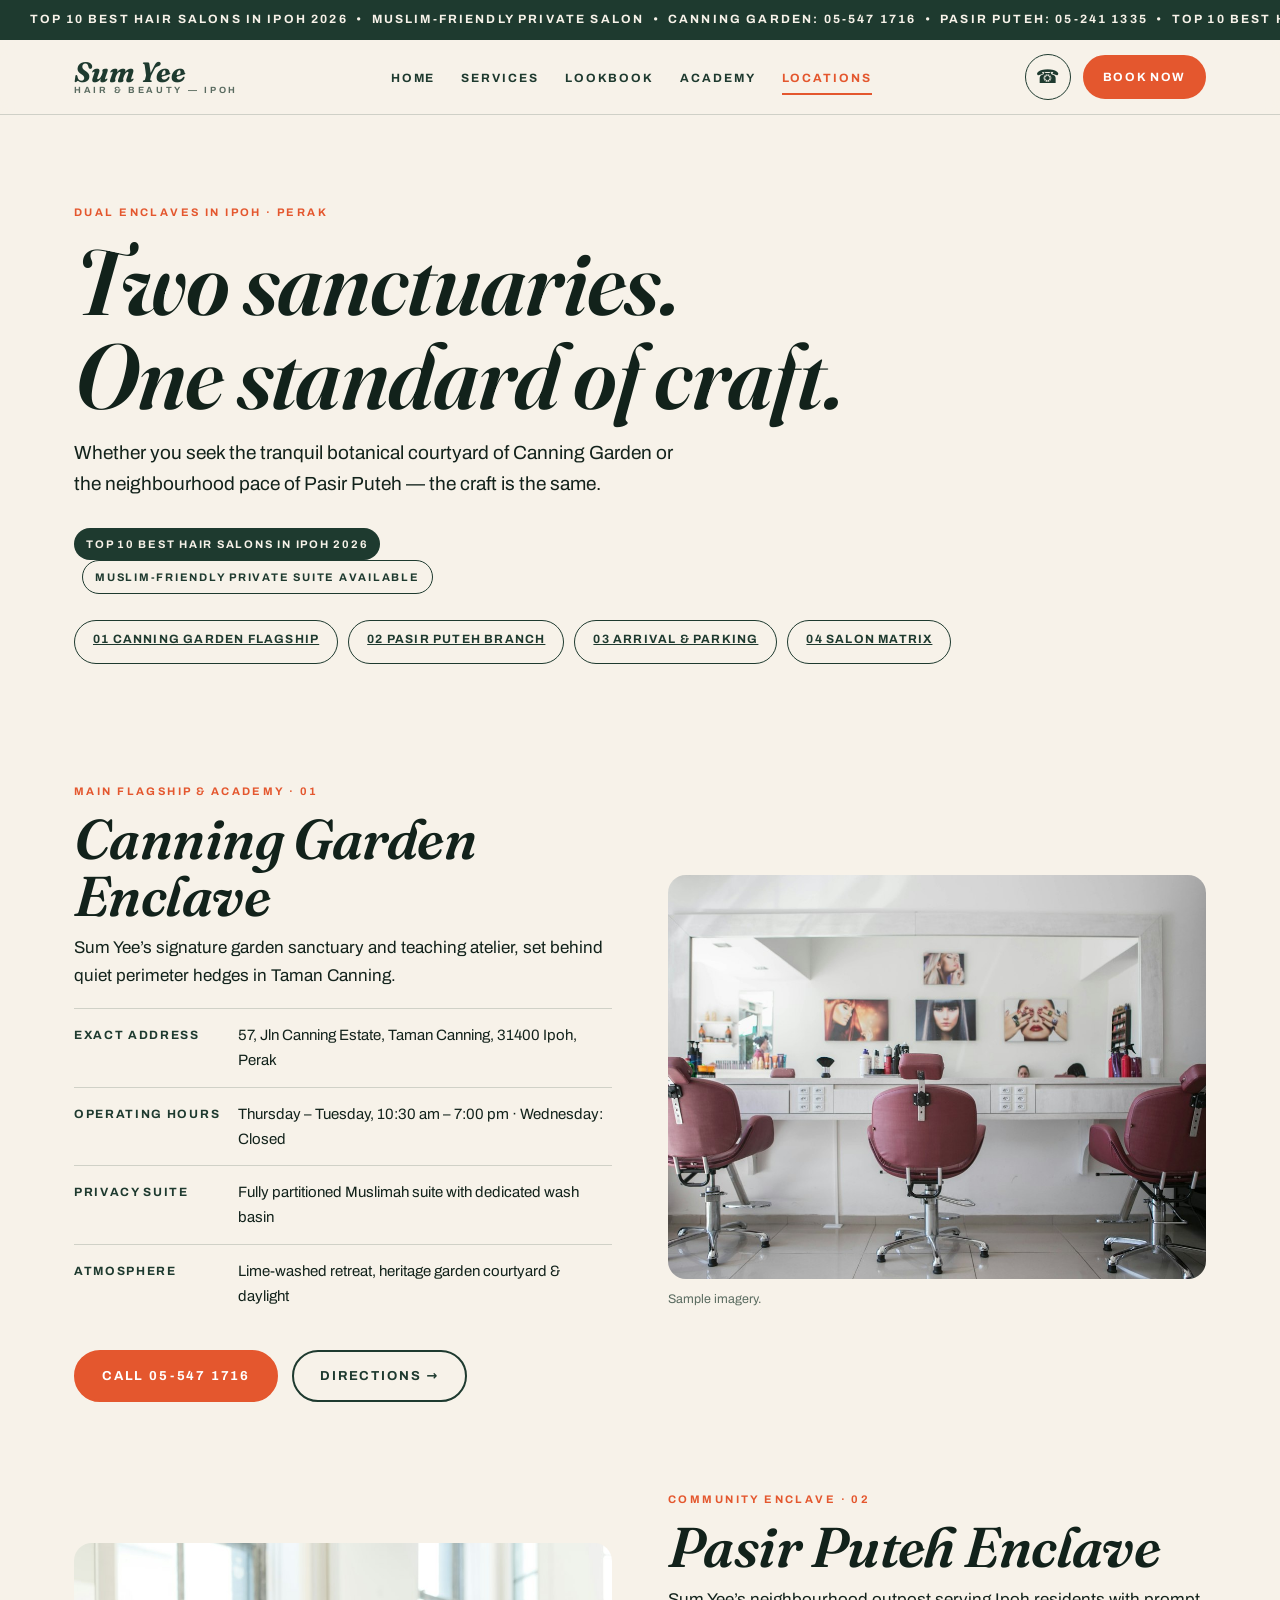
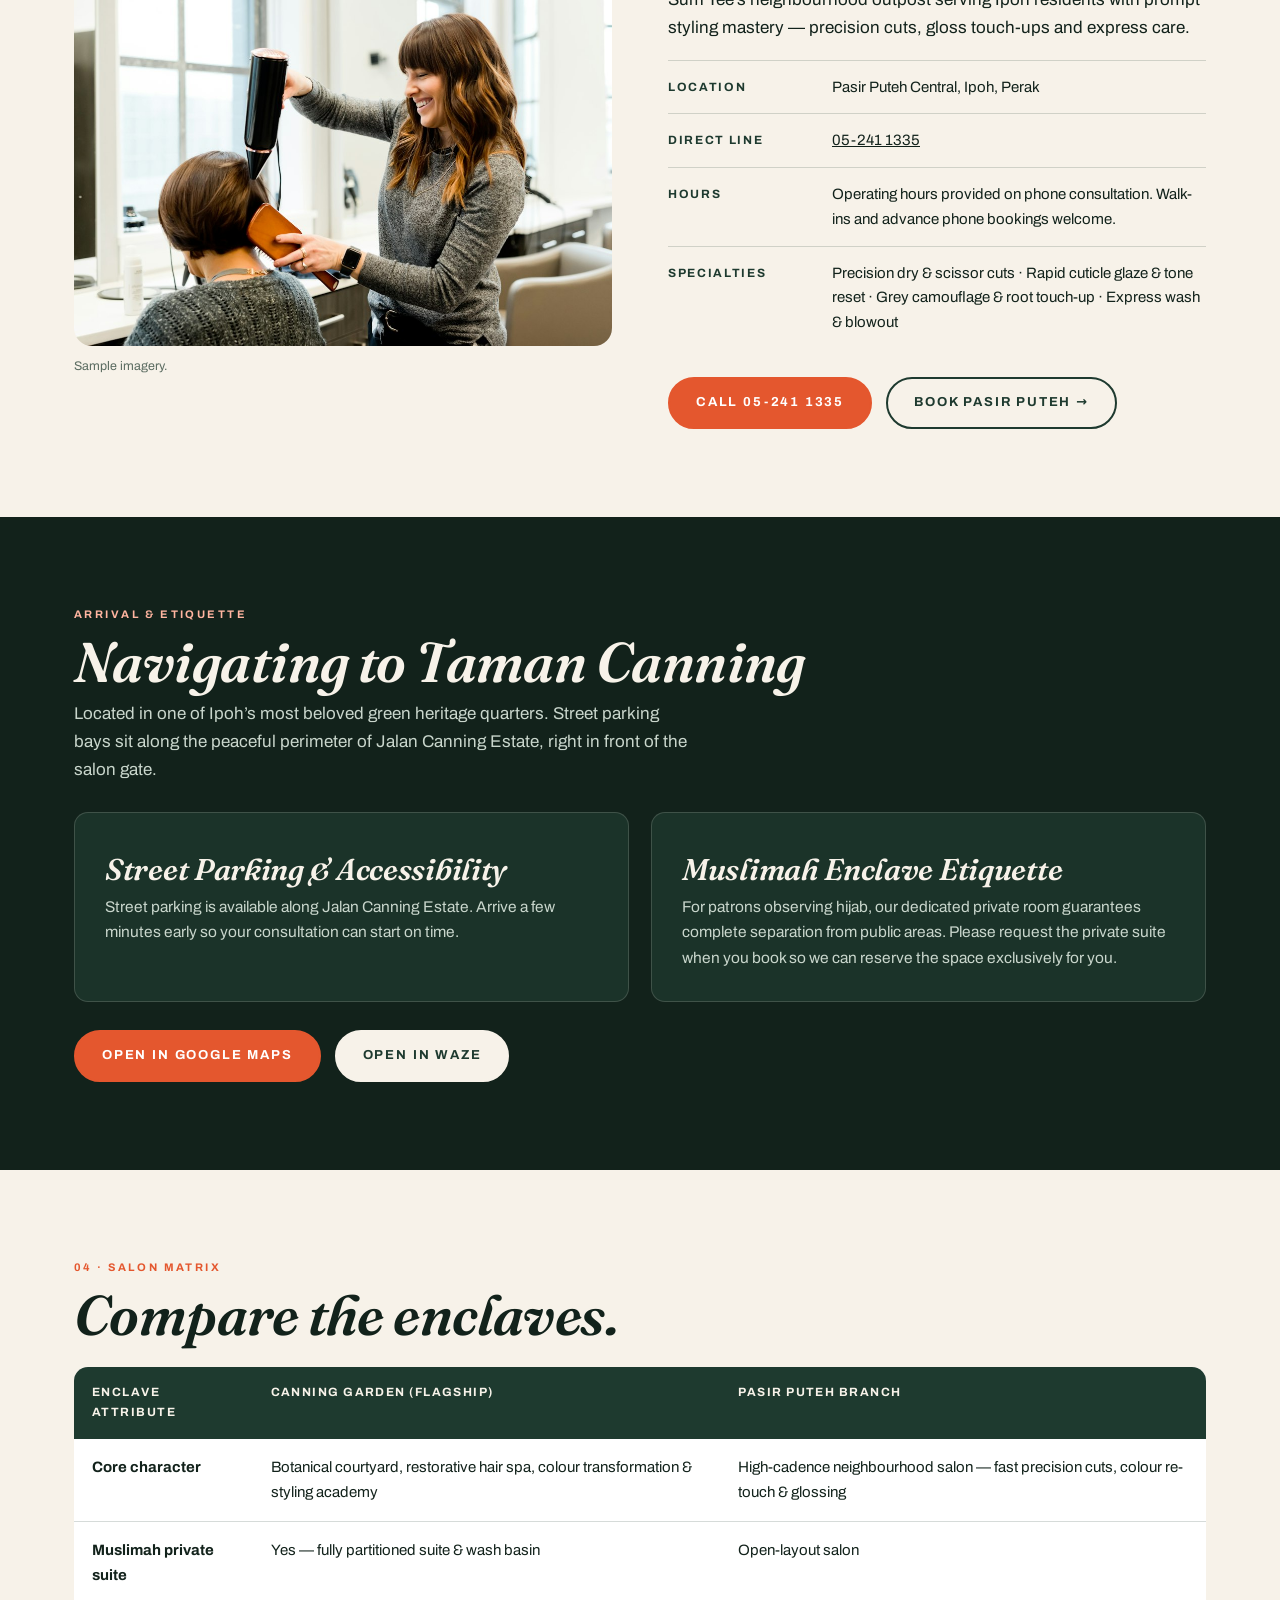
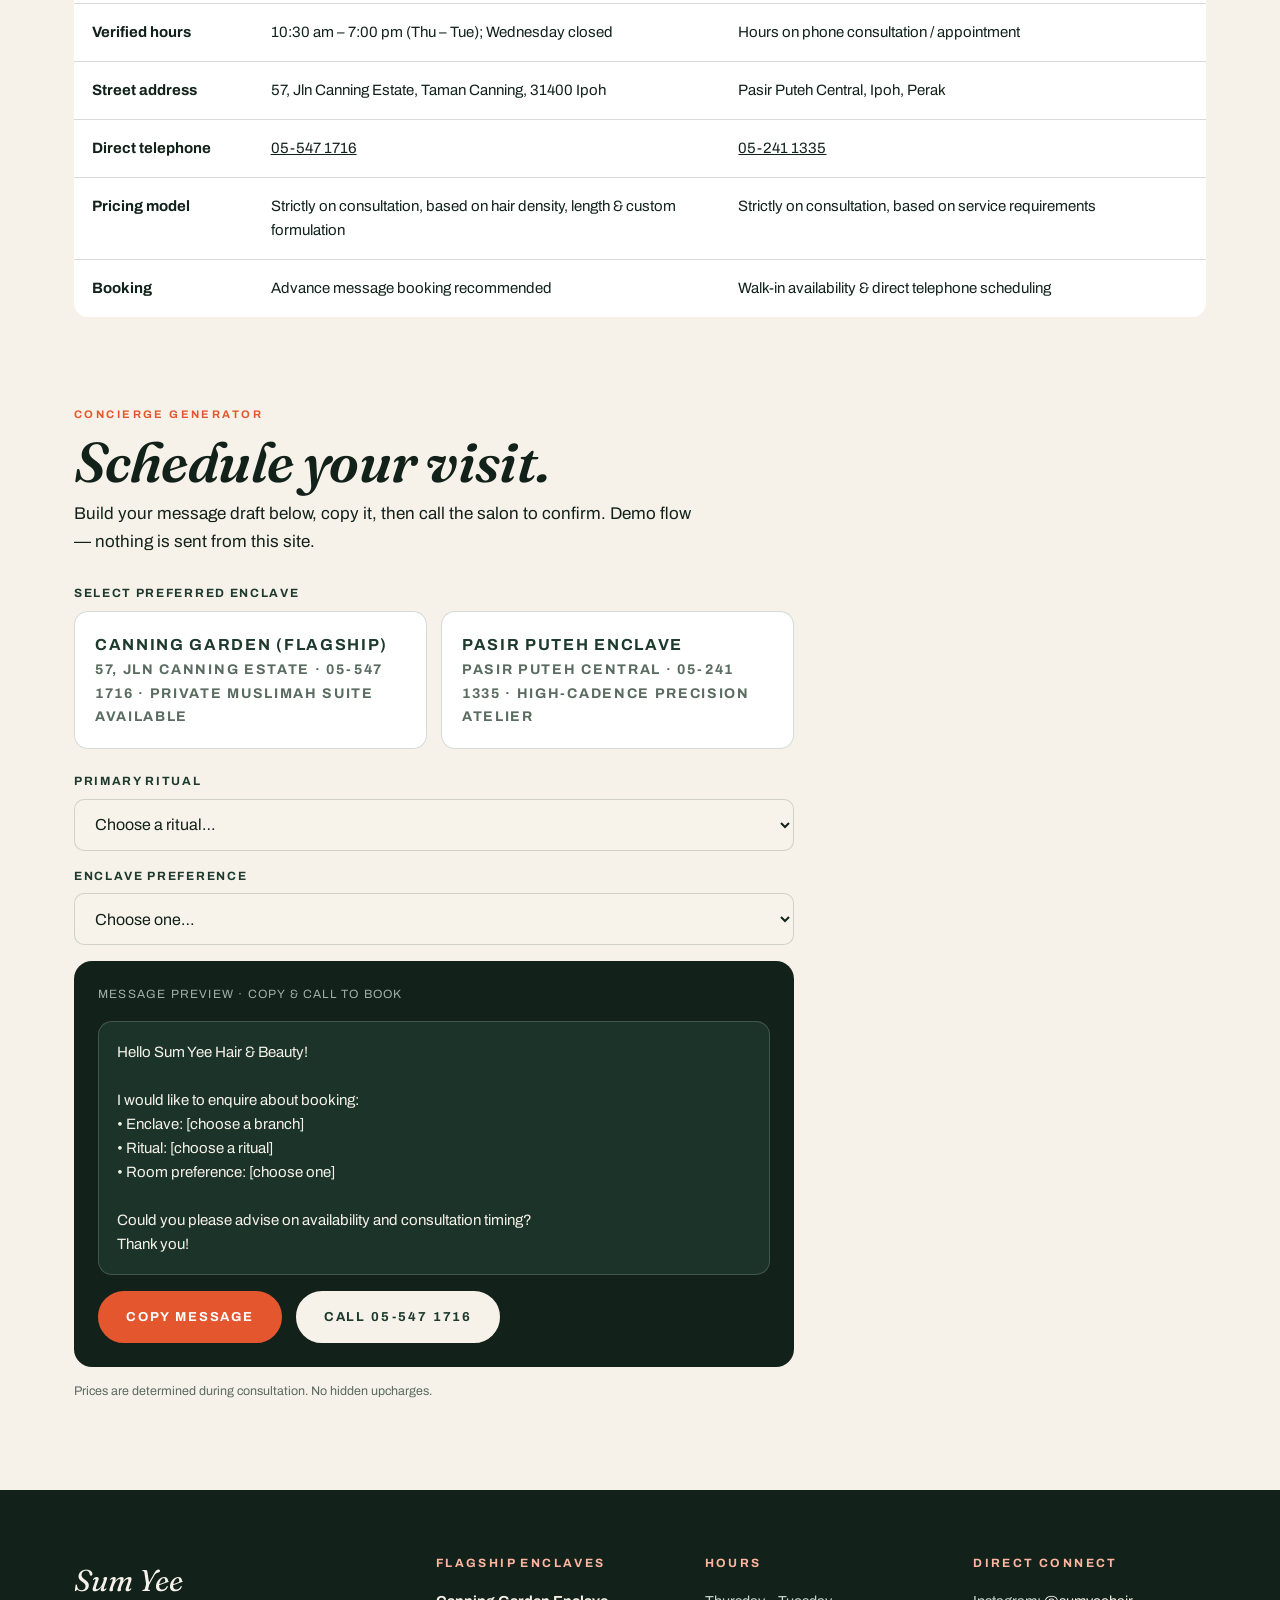
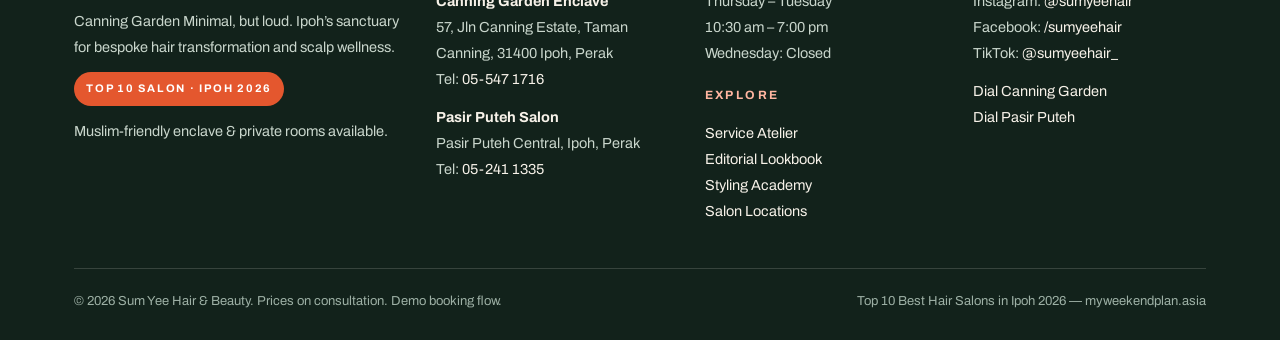
<file: locations.html>
<!DOCTYPE html>
<html lang="en">
<head>
<meta charset="utf-8">
<meta name="viewport" content="width=device-width, initial-scale=1">
<title>Two Sanctuaries — Canning Garden & Pasir Puteh | Sum Yee Hair & Beauty — Ipoh</title>
<meta name="description" content="Canning Garden flagship and Pasir Puteh branch — addresses, hours, directions and a concierge message generator.">
<link rel="stylesheet" href="assets/css/style.css">
<link rel="icon" href="data:image/svg+xml,<svg xmlns='http://www.w3.org/2000/svg' viewBox='0 0 32 32'><rect width='32' height='32' rx='8' fill='%231E3A2F'/><text x='16' y='22' font-size='18' text-anchor='middle' fill='%23F7F2E9' font-family='Georgia' font-style='italic'>S</text></svg>">
</head>
<body class="">
<a class="skip" href="#main">Skip to content</a>
<div class="marquee" aria-hidden="true"><span>Top 10 Best Hair Salons in Ipoh 2026 &nbsp;•&nbsp; Muslim-Friendly Private Salon &nbsp;•&nbsp; Canning Garden: 05-547 1716 &nbsp;•&nbsp; Pasir Puteh: 05-241 1335 &nbsp;•&nbsp; Top 10 Best Hair Salons in Ipoh 2026 &nbsp;•&nbsp; Muslim-Friendly Private Salon &nbsp;•&nbsp; Canning Garden: 05-547 1716 &nbsp;•&nbsp; Pasir Puteh: 05-241 1335 &nbsp;•&nbsp; </span></div>
<header class="site">
  <nav class="nav" aria-label="Main navigation">
    <a class="wordmark" href="index.html">Sum Yee<small>HAIR &amp; BEAUTY — IPOH</small></a>
    <ul class="navlinks"><li><a href="index.html" class="">Home</a></li><li><a href="services.html" class="">Services</a></li><li><a href="lookbook.html" class="">Lookbook</a></li><li><a href="academy.html" class="">Academy</a></li><li><a href="locations.html" class="active">Locations</a></li></ul>
    <div class="nav-right">
      <a class="phone-ic" href="tel:+6055471716" aria-label="Call Canning Garden 05-547 1716">&#9742;</a>
      <a class="btn small" href="book.html">Book Now</a>
      <button class="burger" id="burger" aria-label="Open menu" aria-expanded="false"><span></span><span></span><span></span></button>
    </div>
  </nav>
</header>
<div class="mmenu" id="mmenu" role="dialog" aria-label="Menu">
  <div class="top"><a class="wordmark" style="color:var(--cream)" href="index.html">Sum Yee</a><button class="close" aria-label="Close menu">&times;</button></div>
  <nav style="margin-top:28px" aria-label="Mobile navigation">
    <a class="mlink" href="index.html">Home</a>
    <a class="mlink" href="services.html">Services</a>
    <a class="mlink" href="lookbook.html">Lookbook</a>
    <a class="mlink" href="academy.html">Academy</a>
    <a class="mlink" href="locations.html">Locations</a>
    <a class="mlink" href="book.html">Book &#8594;</a>
  </nav>
  <div class="mfoot">
    <p><strong>Canning Garden</strong><br>57, Jln Canning Estate, Taman Canning, 31400 Ipoh, Perak<br><a href="tel:+6055471716">05-547 1716</a></p>
    <p style="margin-top:12px"><strong>Pasir Puteh</strong><br>Pasir Puteh Central, Ipoh, Perak<br><a href="tel:+6052411335">05-241 1335</a></p>
    <p style="margin-top:12px">Thu &ndash; Tue, 10:30 am &ndash; 7:00 pm &middot; Closed Wednesday</p>
  </div>
</div>
<main id="main">

<section><div class="wrap">
  <p class="label">Dual Enclaves in Ipoh &middot; Perak</p>
  <h1 style="margin:14px 0">Two sanctuaries.<br>One standard of craft.</h1>
  <p style="font-size:19px;max-width:56ch">Whether you seek the tranquil botanical courtyard of Canning Garden or the neighbourhood pace of Pasir Puteh &mdash; the craft is the same.</p>
  <p class="mt"><span class="badge">Top 10 Best Hair Salons in Ipoh 2026</span> <span class="badge outline" style="margin-left:8px">Muslim-Friendly Private Suite Available</span></p>
  <div class="filters"><a class="chip" href="#canning">01 Canning Garden Flagship</a><a class="chip" href="#pasir">02 Pasir Puteh Branch</a><a class="chip" href="#arrival">03 Arrival &amp; Parking</a><a class="chip" href="#matrix">04 Salon Matrix</a></div>
</div></section>

<section id="canning" style="padding-top:0"><div class="wrap split">
  <div><p class="label">Main Flagship &amp; Academy &middot; 01</p><h2 style="margin:10px 0">Canning Garden Enclave</h2>
  <p>Sum Yee&rsquo;s signature garden sanctuary and teaching atelier, set behind quiet perimeter hedges in Taman Canning.</p>
  <div style="margin-top:18px">
    <div class="kv"><b>Exact address</b><span>57, Jln Canning Estate, Taman Canning, 31400 Ipoh, Perak</span></div>
    <div class="kv"><b>Operating hours</b><span>Thursday &ndash; Tuesday, 10:30 am &ndash; 7:00 pm &middot; Wednesday: Closed</span></div>
    <div class="kv"><b>Privacy suite</b><span>Fully partitioned Muslimah suite with dedicated wash basin</span></div>
    <div class="kv"><b>Atmosphere</b><span>Lime-washed retreat, heritage garden courtyard &amp; daylight</span></div>
  </div>
  <p class="mt"><a class="btn" href="tel:+6055471716">Call 05-547 1716</a> <a class="btn ghost" style="margin-left:10px" href="https://www.google.com/maps/search/?api=1&amp;query=57+Jalan+Canning+Estate+Taman+Canning+31400+Ipoh+Perak" target="_blank" rel="noopener">Directions &#8594;</a></p></div>
  <div><img src="assets/img/salon-interior.jpg" alt="Canning Garden salon interior (sample imagery)" style="border-radius:18px;aspect-ratio:4/3;object-fit:cover;width:100%"><p class="sample-note">Sample imagery.</p></div>
</div></section>

<section id="pasir" style="padding-top:0"><div class="wrap split">
  <div><img src="assets/img/look-bob.jpg" alt="Precision haircut at the Pasir Puteh salon (sample imagery)" style="border-radius:18px;aspect-ratio:4/3;object-fit:cover;width:100%"><p class="sample-note">Sample imagery.</p></div>
  <div><p class="label">Community Enclave &middot; 02</p><h2 style="margin:10px 0">Pasir Puteh Enclave</h2>
  <p>Sum Yee&rsquo;s neighbourhood outpost serving Ipoh residents with prompt styling mastery &mdash; precision cuts, gloss touch-ups and express care.</p>
  <div style="margin-top:18px">
    <div class="kv"><b>Location</b><span>Pasir Puteh Central, Ipoh, Perak</span></div>
    <div class="kv"><b>Direct line</b><span><a href="tel:+6052411335">05-241 1335</a></span></div>
    <div class="kv"><b>Hours</b><span>Operating hours provided on phone consultation. Walk-ins and advance phone bookings welcome.</span></div>
    <div class="kv"><b>Specialties</b><span>Precision dry &amp; scissor cuts &middot; Rapid cuticle glaze &amp; tone reset &middot; Grey camouflage &amp; root touch-up &middot; Express wash &amp; blowout</span></div>
  </div>
  <p class="mt"><a class="btn" href="tel:+6052411335">Call 05-241 1335</a> <a class="btn ghost" style="margin-left:10px" href="book.html">Book Pasir Puteh &#8594;</a></p></div>
</div></section>

<section id="arrival" class="dark"><div class="wrap">
  <p class="label">Arrival &amp; Etiquette</p><h2 style="margin:10px 0">Navigating to Taman Canning</h2>
  <p>Located in one of Ipoh&rsquo;s most beloved green heritage quarters. Street parking bays sit along the peaceful perimeter of Jalan Canning Estate, right in front of the salon gate.</p>
  <div class="two-col mt">
    <article class="card"><h3>Street Parking &amp; Accessibility</h3><p>Street parking is available along Jalan Canning Estate. Arrive a few minutes early so your consultation can start on time.</p></article>
    <article class="card"><h3>Muslimah Enclave Etiquette</h3><p>For patrons observing hijab, our dedicated private room guarantees complete separation from public areas. Please request the private suite when you book so we can reserve the space exclusively for you.</p></article>
  </div>
  <p class="mt"><a class="btn" href="https://www.google.com/maps/search/?api=1&amp;query=57+Jalan+Canning+Estate+Taman+Canning+31400+Ipoh+Perak" target="_blank" rel="noopener">Open in Google Maps</a> <a class="btn cream" style="margin-left:10px" href="https://www.waze.com/live-map/directions" target="_blank" rel="noopener">Open in Waze</a></p>
</div></section>

<section id="matrix"><div class="wrap">
  <p class="label">04 &middot; Salon Matrix</p><h2 style="margin:10px 0 24px">Compare the enclaves.</h2>
  <table class="matrix">
    <thead><tr><th>Enclave Attribute</th><th>Canning Garden (Flagship)</th><th>Pasir Puteh Branch</th></tr></thead>
    <tbody>
      <tr><td><strong>Core character</strong></td><td>Botanical courtyard, restorative hair spa, colour transformation &amp; styling academy</td><td>High-cadence neighbourhood salon &mdash; fast precision cuts, colour re-touch &amp; glossing</td></tr>
      <tr><td><strong>Muslimah private suite</strong></td><td>Yes &mdash; fully partitioned suite &amp; wash basin</td><td>Open-layout salon</td></tr>
      <tr><td><strong>Verified hours</strong></td><td>10:30 am &ndash; 7:00 pm (Thu &ndash; Tue); Wednesday closed</td><td>Hours on phone consultation / appointment</td></tr>
      <tr><td><strong>Street address</strong></td><td>57, Jln Canning Estate, Taman Canning, 31400 Ipoh</td><td>Pasir Puteh Central, Ipoh, Perak</td></tr>
      <tr><td><strong>Direct telephone</strong></td><td><a href="tel:+6055471716">05-547 1716</a></td><td><a href="tel:+6052411335">05-241 1335</a></td></tr>
      <tr><td><strong>Pricing model</strong></td><td>Strictly on consultation, based on hair density, length &amp; custom formulation</td><td>Strictly on consultation, based on service requirements</td></tr>
      <tr><td><strong>Booking</strong></td><td>Advance message booking recommended</td><td>Walk-in availability &amp; direct telephone scheduling</td></tr>
    </tbody>
  </table>
</div></section>

<section style="padding-top:0"><div class="wrap">
  <p class="label">Concierge Generator</p><h2 style="margin:10px 0">Schedule your visit.</h2>
  <p>Build your message draft below, copy it, then call the salon to confirm. Demo flow &mdash; nothing is sent from this site.</p>
  <form id="loc-concierge" class="mt" style="max-width:720px" onsubmit="return false">
    <div class="field"><label>Select preferred enclave</label><div class="radio-cards">
      <label class="radio-card"><input type="radio" name="branch" value="Canning Garden — 57, Jln Canning Estate (05-547 1716)"><span class="box"><b>Canning Garden (Flagship)</b><span>57, Jln Canning Estate &middot; 05-547 1716 &middot; Private Muslimah Suite Available</span></span></label>
      <label class="radio-card"><input type="radio" name="branch" value="Pasir Puteh — Pasir Puteh Central (05-241 1335)"><span class="box"><b>Pasir Puteh Enclave</b><span>Pasir Puteh Central &middot; 05-241 1335 &middot; High-Cadence Precision Atelier</span></span></label>
    </div></div>
    <div class="field"><label for="loc-ritual">Primary ritual</label>
      <select id="loc-ritual" name="ritual"><option value="">Choose a ritual&hellip;</option><option>Precision Haircut &amp; Scalp Diagnostic</option><option>Editorial Hair Colouring &amp; Tone Refresh</option><option>Restorative Scalp Therapy</option><option>Botanical Moisture &amp; Hair Restructuring</option><option>General Consultation &amp; Hair Assessment</option></select></div>
    <div class="field"><label for="loc-room">Enclave preference</label>
      <select id="loc-room" name="room"><option value="">Choose one&hellip;</option><option>Main Garden Salon Floor</option><option>Private Muslimah Room (Canning Garden only)</option><option>No Specific Room Preference</option></select></div>
    <div class="draft" style="position:static"><p class="meta">Message preview &middot; copy &amp; call to book</p><div class="bubble" id="loc-preview" tabindex="0"></div>
    <button type="button" class="btn" data-copy="#loc-preview">Copy Message</button>
    <a class="btn cream" style="margin-left:10px" href="tel:+6055471716">Call 05-547 1716</a></div>
  </form>
  <p class="sample-note" style="margin-top:14px">Prices are determined during consultation. No hidden upcharges.</p>
</div></section>

</main>
<footer>
  <div class="wrap">
    <div class="cols">
      <div>
        <p style="font-family:var(--serif);font-style:italic;font-size:30px;color:var(--cream)">Sum Yee</p>
        <p>Canning Garden Minimal, but loud. Ipoh&rsquo;s sanctuary for bespoke hair transformation and scalp wellness.</p>
        <p style="margin-top:12px"><span class="badge coral">Top 10 Salon &middot; Ipoh 2026</span></p>
        <p style="margin-top:12px">Muslim-friendly enclave &amp; private rooms available.</p>
      </div>
      <div>
        <h4>Flagship Enclaves</h4>
        <p><strong style="color:var(--cream)">Canning Garden Enclave</strong><br>57, Jln Canning Estate, Taman Canning, 31400 Ipoh, Perak<br>Tel: <a href="tel:+6055471716">05-547 1716</a></p>
        <p style="margin-top:12px"><strong style="color:var(--cream)">Pasir Puteh Salon</strong><br>Pasir Puteh Central, Ipoh, Perak<br>Tel: <a href="tel:+6052411335">05-241 1335</a></p>
      </div>
      <div>
        <h4>Hours</h4>
        <p>Thursday &ndash; Tuesday<br>10:30 am &ndash; 7:00 pm<br>Wednesday: Closed</p>
        <h4 style="margin-top:20px">Explore</h4>
        <ul><li><a href="services.html">Service Atelier</a></li><li><a href="lookbook.html">Editorial Lookbook</a></li><li><a href="academy.html">Styling Academy</a></li><li><a href="locations.html">Salon Locations</a></li></ul>
      </div>
      <div>
        <h4>Direct Connect</h4>
        <p>Instagram: <a href="https://instagram.com/sumyeehair" rel="noopener">@sumyeehair</a><br>Facebook: <a href="https://facebook.com/sumyeehair" rel="noopener">/sumyeehair</a><br>TikTok: <a href="https://tiktok.com/@sumyeehair_" rel="noopener">@sumyeehair_</a></p>
        <p style="margin-top:12px"><a href="tel:+6055471716">Dial Canning Garden</a><br><a href="tel:+6052411335">Dial Pasir Puteh</a></p>
      </div>
    </div>
    <div class="base"><span>&copy; <span id="yr">2026</span> Sum Yee Hair & Beauty. Prices on consultation. Demo booking flow.</span><span>Top 10 Best Hair Salons in Ipoh 2026 &mdash; myweekendplan.asia</span></div>
  </div>
</footer>
<script src="assets/js/main.js"></script>
</body>
</html>
</file>
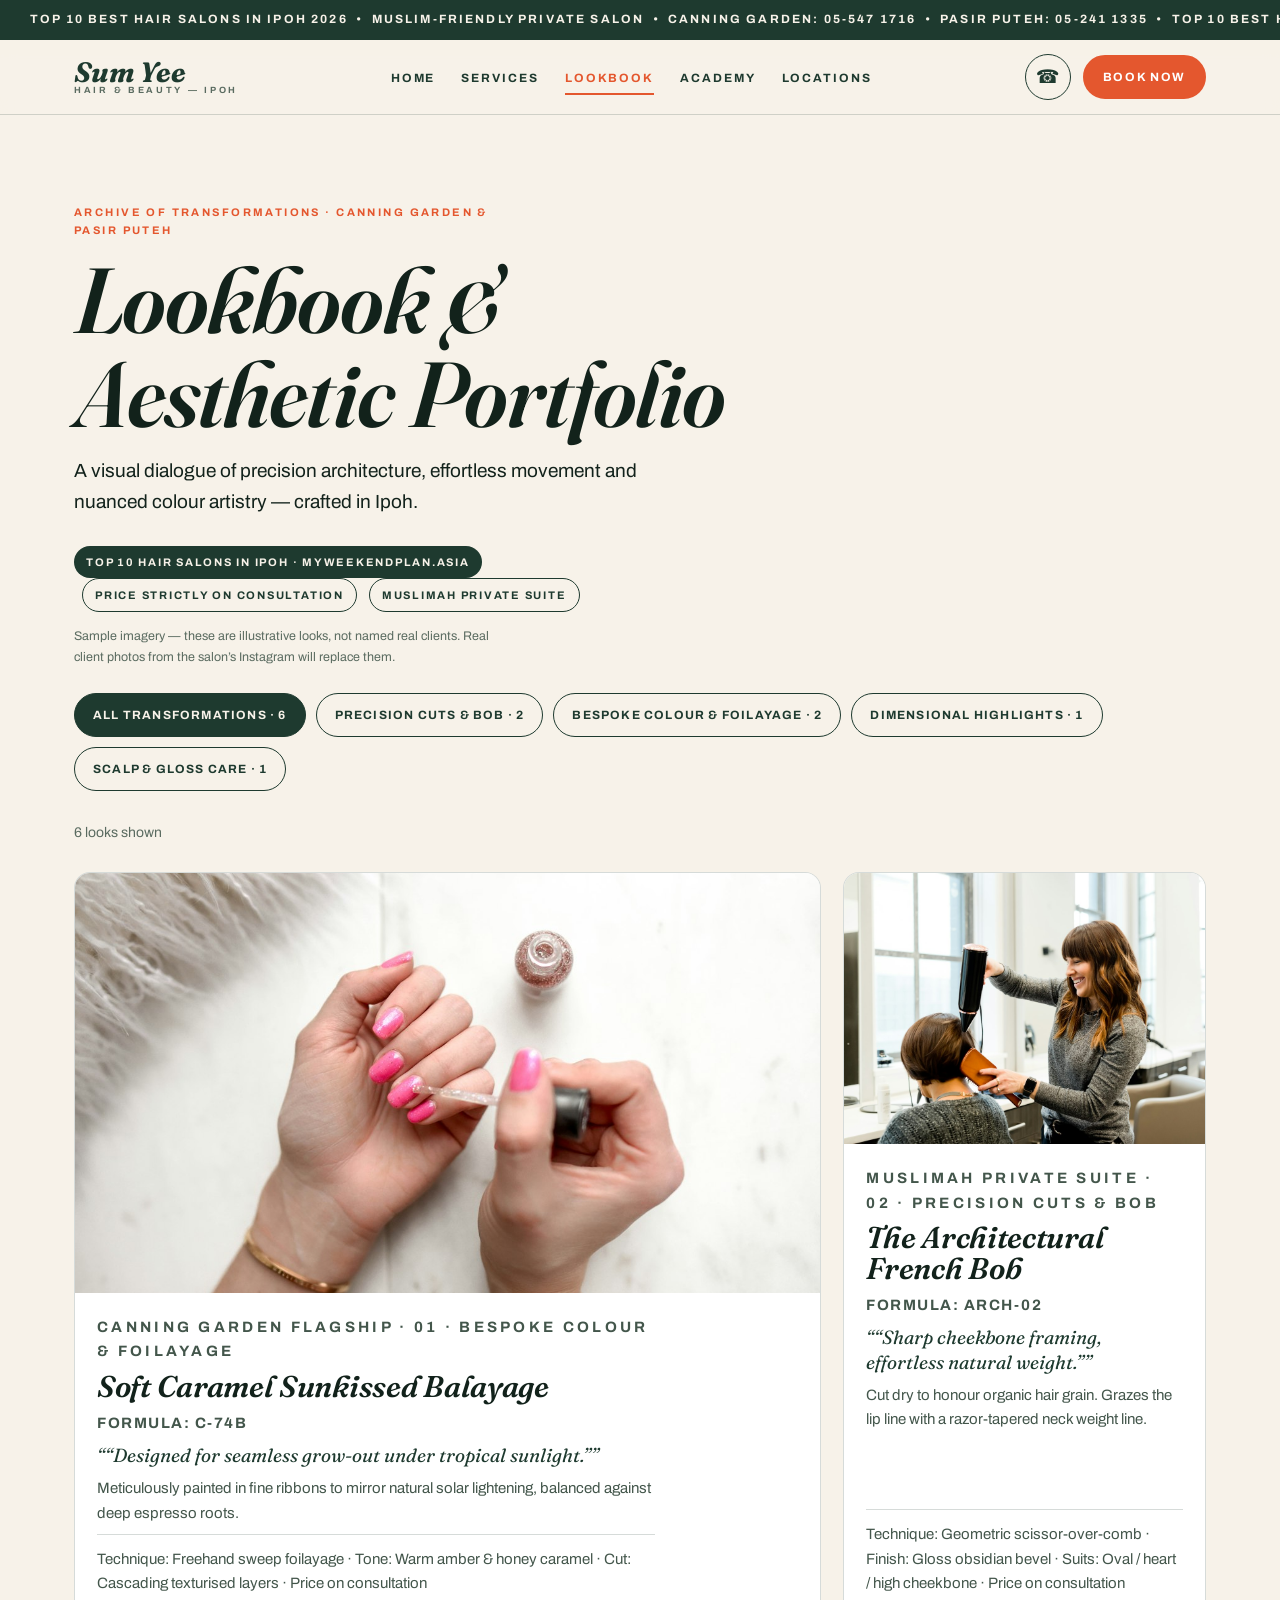
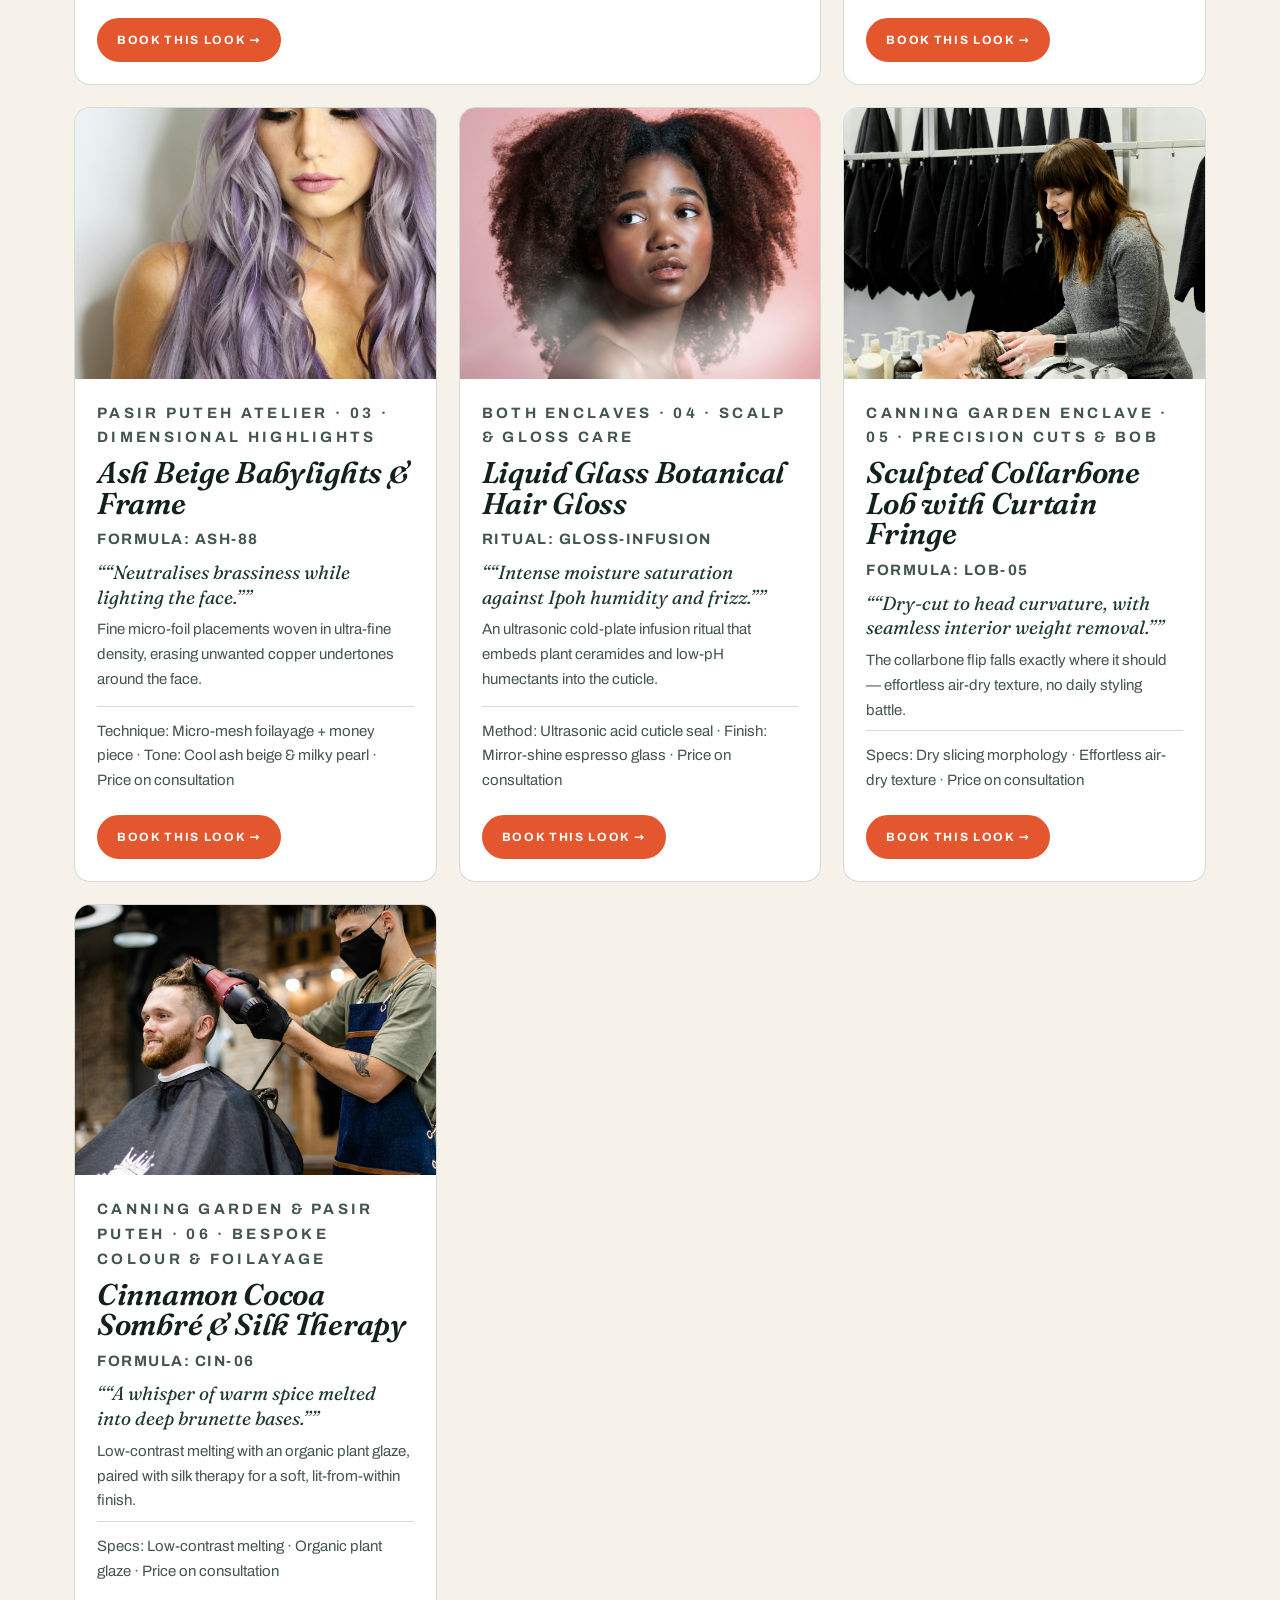
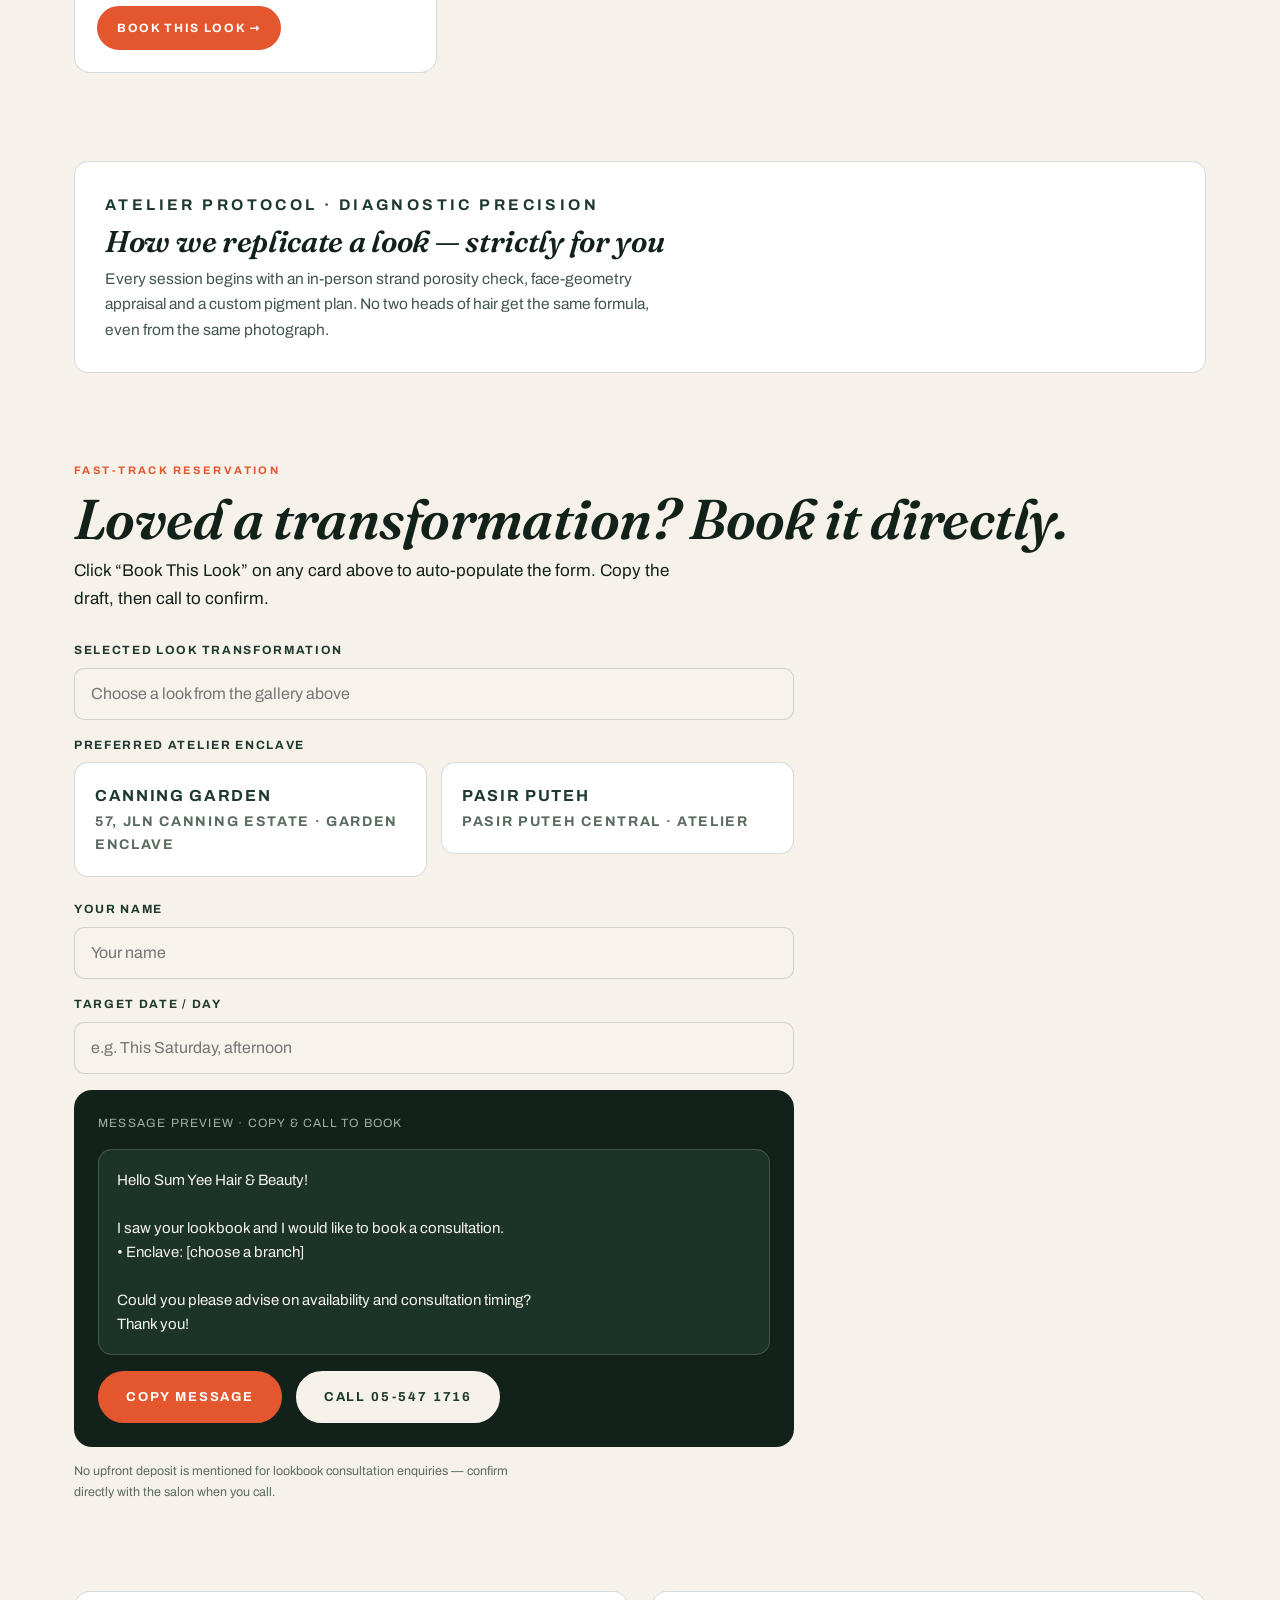
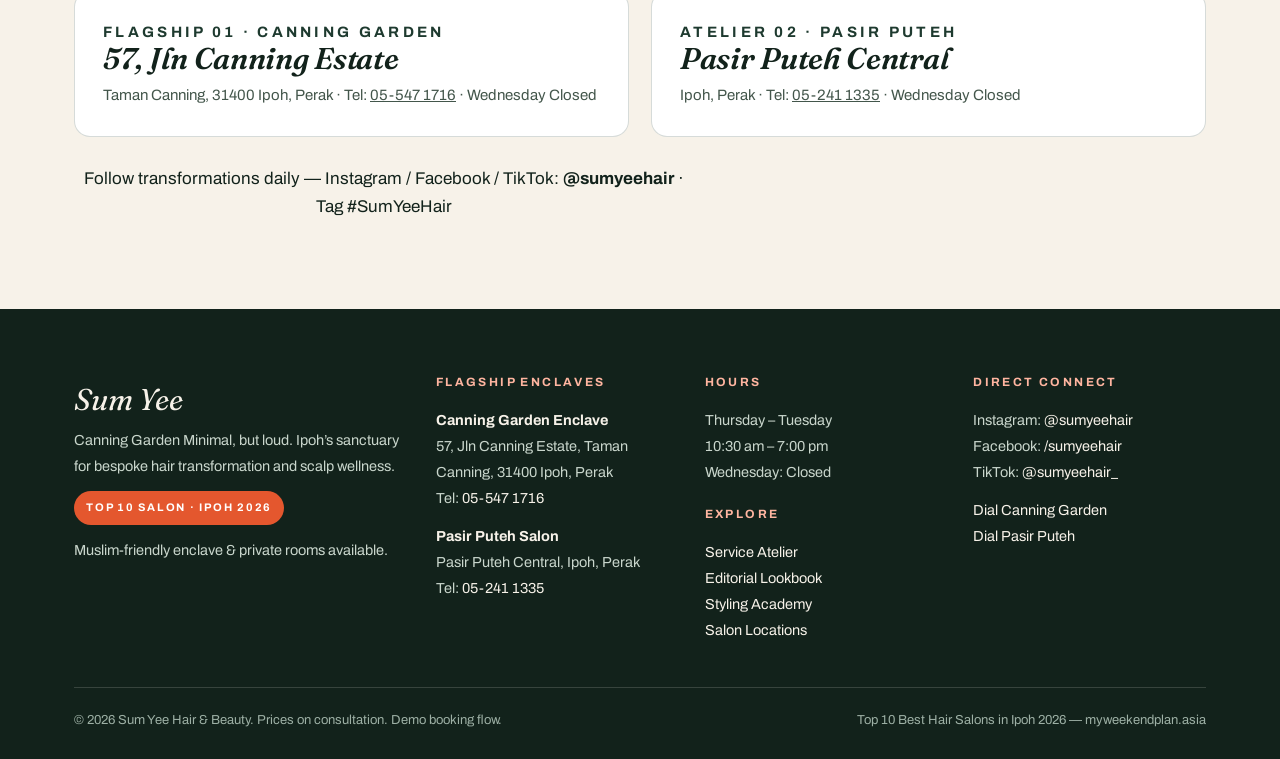
<file: lookbook.html>
<!DOCTYPE html>
<html lang="en">
<head>
<meta charset="utf-8">
<meta name="viewport" content="width=device-width, initial-scale=1">
<title>Lookbook & Aesthetic Portfolio | Sum Yee Hair & Beauty — Ipoh</title>
<meta name="description" content="Six sample transformations — balayage, French bob, babylights, gloss, lob and sombré. Filter and book the look.">
<link rel="stylesheet" href="assets/css/style.css">
<link rel="icon" href="data:image/svg+xml,<svg xmlns='http://www.w3.org/2000/svg' viewBox='0 0 32 32'><rect width='32' height='32' rx='8' fill='%231E3A2F'/><text x='16' y='22' font-size='18' text-anchor='middle' fill='%23F7F2E9' font-family='Georgia' font-style='italic'>S</text></svg>">
</head>
<body class="">
<a class="skip" href="#main">Skip to content</a>
<div class="marquee" aria-hidden="true"><span>Top 10 Best Hair Salons in Ipoh 2026 &nbsp;•&nbsp; Muslim-Friendly Private Salon &nbsp;•&nbsp; Canning Garden: 05-547 1716 &nbsp;•&nbsp; Pasir Puteh: 05-241 1335 &nbsp;•&nbsp; Top 10 Best Hair Salons in Ipoh 2026 &nbsp;•&nbsp; Muslim-Friendly Private Salon &nbsp;•&nbsp; Canning Garden: 05-547 1716 &nbsp;•&nbsp; Pasir Puteh: 05-241 1335 &nbsp;•&nbsp; </span></div>
<header class="site">
  <nav class="nav" aria-label="Main navigation">
    <a class="wordmark" href="index.html">Sum Yee<small>HAIR &amp; BEAUTY — IPOH</small></a>
    <ul class="navlinks"><li><a href="index.html" class="">Home</a></li><li><a href="services.html" class="">Services</a></li><li><a href="lookbook.html" class="active">Lookbook</a></li><li><a href="academy.html" class="">Academy</a></li><li><a href="locations.html" class="">Locations</a></li></ul>
    <div class="nav-right">
      <a class="phone-ic" href="tel:+6055471716" aria-label="Call Canning Garden 05-547 1716">&#9742;</a>
      <a class="btn small" href="book.html">Book Now</a>
      <button class="burger" id="burger" aria-label="Open menu" aria-expanded="false"><span></span><span></span><span></span></button>
    </div>
  </nav>
</header>
<div class="mmenu" id="mmenu" role="dialog" aria-label="Menu">
  <div class="top"><a class="wordmark" style="color:var(--cream)" href="index.html">Sum Yee</a><button class="close" aria-label="Close menu">&times;</button></div>
  <nav style="margin-top:28px" aria-label="Mobile navigation">
    <a class="mlink" href="index.html">Home</a>
    <a class="mlink" href="services.html">Services</a>
    <a class="mlink" href="lookbook.html">Lookbook</a>
    <a class="mlink" href="academy.html">Academy</a>
    <a class="mlink" href="locations.html">Locations</a>
    <a class="mlink" href="book.html">Book &#8594;</a>
  </nav>
  <div class="mfoot">
    <p><strong>Canning Garden</strong><br>57, Jln Canning Estate, Taman Canning, 31400 Ipoh, Perak<br><a href="tel:+6055471716">05-547 1716</a></p>
    <p style="margin-top:12px"><strong>Pasir Puteh</strong><br>Pasir Puteh Central, Ipoh, Perak<br><a href="tel:+6052411335">05-241 1335</a></p>
    <p style="margin-top:12px">Thu &ndash; Tue, 10:30 am &ndash; 7:00 pm &middot; Closed Wednesday</p>
  </div>
</div>
<main id="main">

<section><div class="wrap">
  <p class="label">Archive of Transformations &middot; Canning Garden &amp; Pasir Puteh</p>
  <h1 style="margin:14px 0">Lookbook &amp;<br>Aesthetic Portfolio</h1>
  <p style="font-size:19px;max-width:56ch">A visual dialogue of precision architecture, effortless movement and nuanced colour artistry &mdash; crafted in Ipoh.</p>
  <p class="mt"><span class="badge">Top 10 Hair Salons in Ipoh &middot; myweekendplan.asia</span> <span class="badge outline" style="margin-left:8px">Price strictly on consultation</span> <span class="badge outline" style="margin-left:8px">Muslimah Private Suite</span></p>
  <p class="sample-note" style="margin-top:14px">Sample imagery &mdash; these are illustrative looks, not named real clients. Real client photos from the salon&rsquo;s Instagram will replace them.</p>
  <div class="filters" role="group" aria-label="Filter looks">
    <button type="button" class="chip active" data-filter="all" aria-pressed="true">All Transformations &middot; 6</button>
    <button type="button" class="chip" data-filter="cuts" aria-pressed="false">Precision Cuts &amp; Bob &middot; 2</button>
    <button type="button" class="chip" data-filter="colour" aria-pressed="false">Bespoke Colour &amp; Foilayage &middot; 2</button>
    <button type="button" class="chip" data-filter="highlights" aria-pressed="false">Dimensional Highlights &middot; 1</button>
    <button type="button" class="chip" data-filter="gloss" aria-pressed="false">Scalp &amp; Gloss Care &middot; 1</button>
  </div>
  <p id="look-count" aria-live="polite" style="font-size:14px;color:var(--muted)">6 looks shown</p>
  <div class="grid-looks mt"><article class="look wide" data-cat="colour">
  <img src="assets/img/look-balayage.jpg" alt="Sample look — Soft Caramel Sunkissed Balayage (sample imagery)" loading="lazy">
  <div class="body"><p class="label green">Canning Garden Flagship &middot; 01 &middot; Bespoke Colour &amp; Foilayage</p>
  <h3>Soft Caramel Sunkissed Balayage</h3><p class="note-tag">Formula: C-74B</p><q>&ldquo;Designed for seamless grow-out under tropical sunlight.&rdquo;</q><p>Meticulously painted in fine ribbons to mirror natural solar lightening, balanced against deep espresso roots.</p>
  <p class="specs">Technique: Freehand sweep foilayage &middot; Tone: Warm amber &amp; honey caramel &middot; Cut: Cascading texturised layers &middot; Price on consultation</p>
  <button type="button" class="btn small" data-book-look="Soft Caramel Sunkissed Balayage">Book This Look &#8594;</button></div></article>
<article class="look" data-cat="cuts">
  <img src="assets/img/look-bob.jpg" alt="Sample look — The Architectural French Bob (sample imagery)" loading="lazy">
  <div class="body"><p class="label green">Muslimah Private Suite &middot; 02 &middot; Precision Cuts &amp; Bob</p>
  <h3>The Architectural French Bob</h3><p class="note-tag">Formula: ARCH-02</p><q>&ldquo;Sharp cheekbone framing, effortless natural weight.&rdquo;</q><p>Cut dry to honour organic hair grain. Grazes the lip line with a razor-tapered neck weight line.</p>
  <p class="specs">Technique: Geometric scissor-over-comb &middot; Finish: Gloss obsidian bevel &middot; Suits: Oval / heart / high cheekbone &middot; Price on consultation</p>
  <button type="button" class="btn small" data-book-look="The Architectural French Bob">Book This Look &#8594;</button></div></article>
<article class="look" data-cat="highlights">
  <img src="assets/img/look-babylights.jpg" alt="Sample look — Ash Beige Babylights &amp; Frame (sample imagery)" loading="lazy">
  <div class="body"><p class="label green">Pasir Puteh Atelier &middot; 03 &middot; Dimensional Highlights</p>
  <h3>Ash Beige Babylights &amp; Frame</h3><p class="note-tag">Formula: ASH-88</p><q>&ldquo;Neutralises brassiness while lighting the face.&rdquo;</q><p>Fine micro-foil placements woven in ultra-fine density, erasing unwanted copper undertones around the face.</p>
  <p class="specs">Technique: Micro-mesh foilayage + money piece &middot; Tone: Cool ash beige &amp; milky pearl &middot; Price on consultation</p>
  <button type="button" class="btn small" data-book-look="Ash Beige Babylights &amp; Frame">Book This Look &#8594;</button></div></article>
<article class="look" data-cat="gloss">
  <img src="assets/img/look-gloss.jpg" alt="Sample look — Liquid Glass Botanical Hair Gloss (sample imagery)" loading="lazy">
  <div class="body"><p class="label green">Both Enclaves &middot; 04 &middot; Scalp &amp; Gloss Care</p>
  <h3>Liquid Glass Botanical Hair Gloss</h3><p class="note-tag">Ritual: Gloss-Infusion</p><q>&ldquo;Intense moisture saturation against Ipoh humidity and frizz.&rdquo;</q><p>An ultrasonic cold-plate infusion ritual that embeds plant ceramides and low-pH humectants into the cuticle.</p>
  <p class="specs">Method: Ultrasonic acid cuticle seal &middot; Finish: Mirror-shine espresso glass &middot; Price on consultation</p>
  <button type="button" class="btn small" data-book-look="Liquid Glass Botanical Hair Gloss">Book This Look &#8594;</button></div></article>
<article class="look" data-cat="cuts">
  <img src="assets/img/look-lob.jpg" alt="Sample look — Sculpted Collarbone Lob with Curtain Fringe (sample imagery)" loading="lazy">
  <div class="body"><p class="label green">Canning Garden Enclave &middot; 05 &middot; Precision Cuts &amp; Bob</p>
  <h3>Sculpted Collarbone Lob with Curtain Fringe</h3><p class="note-tag">Formula: LOB-05</p><q>&ldquo;Dry-cut to head curvature, with seamless interior weight removal.&rdquo;</q><p>The collarbone flip falls exactly where it should &mdash; effortless air-dry texture, no daily styling battle.</p>
  <p class="specs">Specs: Dry slicing morphology &middot; Effortless air-dry texture &middot; Price on consultation</p>
  <button type="button" class="btn small" data-book-look="Sculpted Collarbone Lob with Curtain Fringe">Book This Look &#8594;</button></div></article>
<article class="look" data-cat="colour">
  <img src="assets/img/look-sombre.jpg" alt="Sample look — Cinnamon Cocoa Sombr&eacute; &amp; Silk Therapy (sample imagery)" loading="lazy">
  <div class="body"><p class="label green">Canning Garden &amp; Pasir Puteh &middot; 06 &middot; Bespoke Colour &amp; Foilayage</p>
  <h3>Cinnamon Cocoa Sombr&eacute; &amp; Silk Therapy</h3><p class="note-tag">Formula: CIN-06</p><q>&ldquo;A whisper of warm spice melted into deep brunette bases.&rdquo;</q><p>Low-contrast melting with an organic plant glaze, paired with silk therapy for a soft, lit-from-within finish.</p>
  <p class="specs">Specs: Low-contrast melting &middot; Organic plant glaze &middot; Price on consultation</p>
  <button type="button" class="btn small" data-book-look="Cinnamon Cocoa Sombr&eacute; &amp; Silk Therapy">Book This Look &#8594;</button></div></article>
</div>
</div></section>
<section style="padding-top:0"><div class="wrap">
  <div class="card"><p class="label green">Atelier Protocol &middot; Diagnostic Precision</p><h3 style="margin-top:10px">How we replicate a look &mdash; strictly for you</h3>
  <p>Every session begins with an in-person strand porosity check, face-geometry appraisal and a custom pigment plan. No two heads of hair get the same formula, even from the same photograph.</p></div>
</div></section>
<section style="padding-top:0"><div class="wrap">
  <p class="label">Fast-Track Reservation</p><h2 style="margin:10px 0">Loved a transformation? Book it directly.</h2>
  <p>Click &ldquo;Book This Look&rdquo; on any card above to auto-populate the form. Copy the draft, then call to confirm.</p>
  <form id="lb-form" class="mt" style="max-width:720px" onsubmit="return false">
    <div class="field"><label for="lb-look">Selected look transformation</label><input id="lb-look" name="look" type="text" placeholder="Choose a look from the gallery above"></div>
    <div class="field"><label>Preferred atelier enclave</label><div class="radio-cards">
      <label class="radio-card"><input type="radio" name="branch" value="Canning Garden — 57, Jln Canning Estate"><span class="box"><b>Canning Garden</b><span>57, Jln Canning Estate &middot; Garden Enclave</span></span></label>
      <label class="radio-card"><input type="radio" name="branch" value="Pasir Puteh — Pasir Puteh Central"><span class="box"><b>Pasir Puteh</b><span>Pasir Puteh Central &middot; Atelier</span></span></label>
    </div></div>
    <div class="field"><label for="lb-name">Your name</label><input id="lb-name" name="name" type="text" autocomplete="name" placeholder="Your name"></div>
    <div class="field"><label for="lb-date">Target date / day</label><input id="lb-date" name="date" type="text" placeholder="e.g. This Saturday, afternoon"></div>
    <div class="draft" style="position:static"><p class="meta">Message preview &middot; copy &amp; call to book</p><div class="bubble" id="lb-preview" tabindex="0"></div>
    <button type="button" class="btn" data-copy="#lb-preview">Copy Message</button>
    <a class="btn cream" style="margin-left:10px" href="tel:+6055471716">Call 05-547 1716</a></div>
  </form>
  <p class="sample-note" style="margin-top:14px">No upfront deposit is mentioned for lookbook consultation enquiries &mdash; confirm directly with the salon when you call.</p>
</div></section>
<section style="padding-top:0"><div class="wrap">
  <div class="two-col">
    <article class="branch-card"><p class="label green">Flagship 01 &middot; Canning Garden</p><h3>57, Jln Canning Estate</h3><p>Taman Canning, 31400 Ipoh, Perak &middot; Tel: <a href="tel:+6055471716">05-547 1716</a> &middot; Wednesday Closed</p></article>
    <article class="branch-card"><p class="label green">Atelier 02 &middot; Pasir Puteh</p><h3>Pasir Puteh Central</h3><p>Ipoh, Perak &middot; Tel: <a href="tel:+6052411335">05-241 1335</a> &middot; Wednesday Closed</p></article>
  </div>
  <p class="center mt">Follow transformations daily &mdash; Instagram / Facebook / TikTok: <strong>@sumyeehair</strong> &middot; Tag #SumYeeHair</p>
</div></section>

</main>
<footer>
  <div class="wrap">
    <div class="cols">
      <div>
        <p style="font-family:var(--serif);font-style:italic;font-size:30px;color:var(--cream)">Sum Yee</p>
        <p>Canning Garden Minimal, but loud. Ipoh&rsquo;s sanctuary for bespoke hair transformation and scalp wellness.</p>
        <p style="margin-top:12px"><span class="badge coral">Top 10 Salon &middot; Ipoh 2026</span></p>
        <p style="margin-top:12px">Muslim-friendly enclave &amp; private rooms available.</p>
      </div>
      <div>
        <h4>Flagship Enclaves</h4>
        <p><strong style="color:var(--cream)">Canning Garden Enclave</strong><br>57, Jln Canning Estate, Taman Canning, 31400 Ipoh, Perak<br>Tel: <a href="tel:+6055471716">05-547 1716</a></p>
        <p style="margin-top:12px"><strong style="color:var(--cream)">Pasir Puteh Salon</strong><br>Pasir Puteh Central, Ipoh, Perak<br>Tel: <a href="tel:+6052411335">05-241 1335</a></p>
      </div>
      <div>
        <h4>Hours</h4>
        <p>Thursday &ndash; Tuesday<br>10:30 am &ndash; 7:00 pm<br>Wednesday: Closed</p>
        <h4 style="margin-top:20px">Explore</h4>
        <ul><li><a href="services.html">Service Atelier</a></li><li><a href="lookbook.html">Editorial Lookbook</a></li><li><a href="academy.html">Styling Academy</a></li><li><a href="locations.html">Salon Locations</a></li></ul>
      </div>
      <div>
        <h4>Direct Connect</h4>
        <p>Instagram: <a href="https://instagram.com/sumyeehair" rel="noopener">@sumyeehair</a><br>Facebook: <a href="https://facebook.com/sumyeehair" rel="noopener">/sumyeehair</a><br>TikTok: <a href="https://tiktok.com/@sumyeehair_" rel="noopener">@sumyeehair_</a></p>
        <p style="margin-top:12px"><a href="tel:+6055471716">Dial Canning Garden</a><br><a href="tel:+6052411335">Dial Pasir Puteh</a></p>
      </div>
    </div>
    <div class="base"><span>&copy; <span id="yr">2026</span> Sum Yee Hair & Beauty. Prices on consultation. Demo booking flow.</span><span>Top 10 Best Hair Salons in Ipoh 2026 &mdash; myweekendplan.asia</span></div>
  </div>
</footer>
<script src="assets/js/main.js"></script>
</body>
</html>
</file>
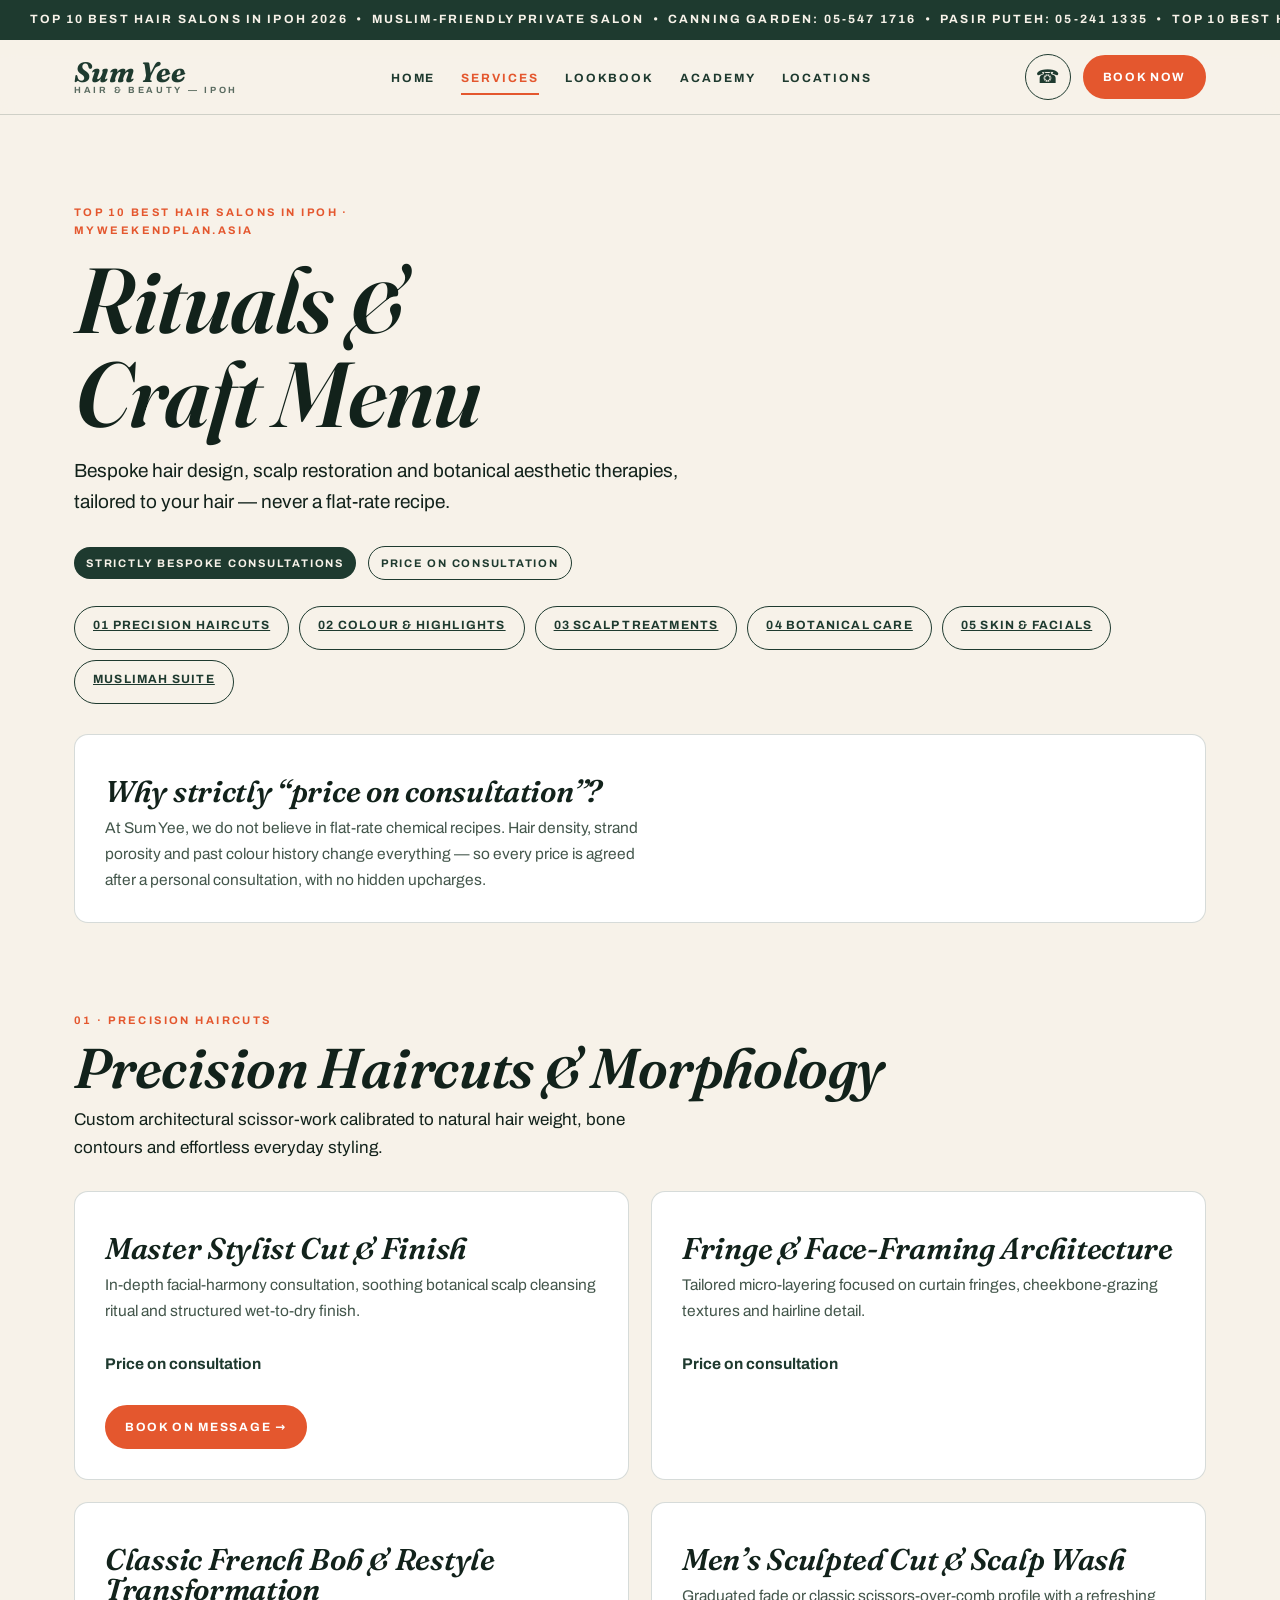
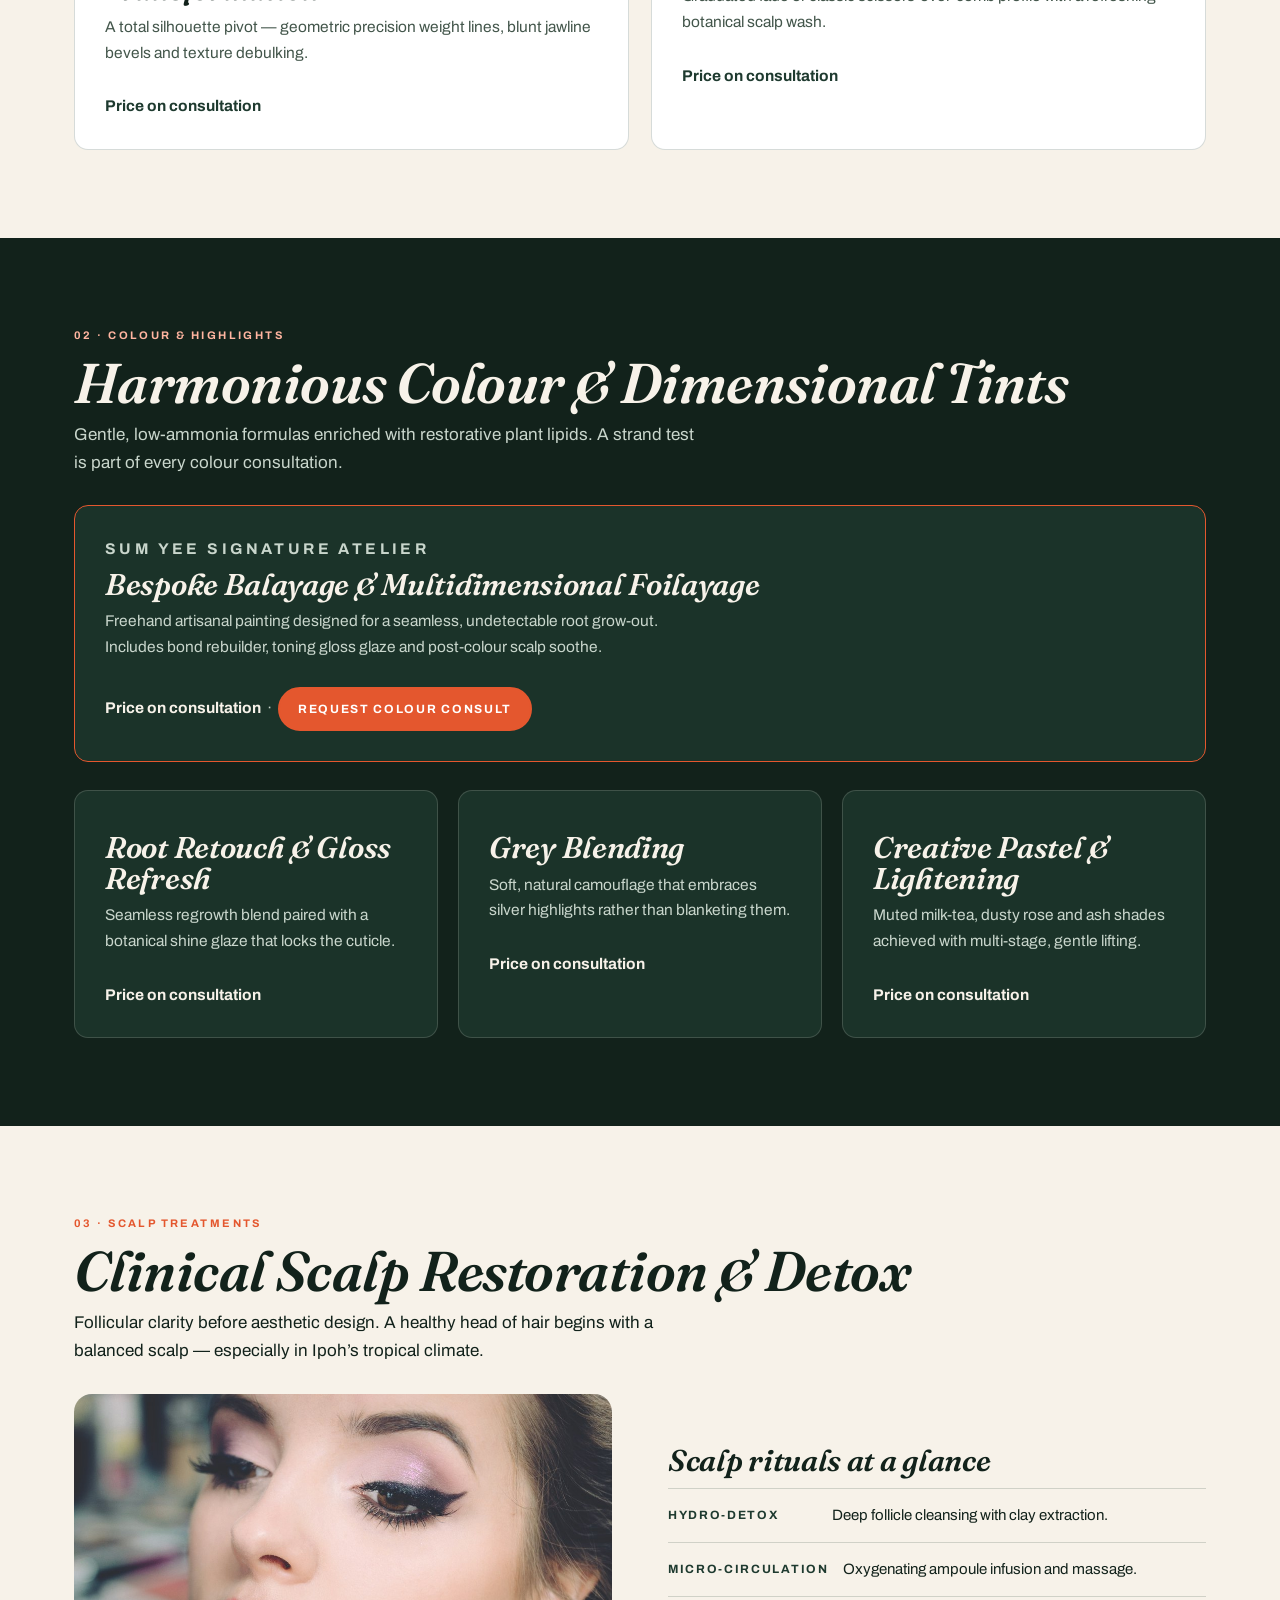
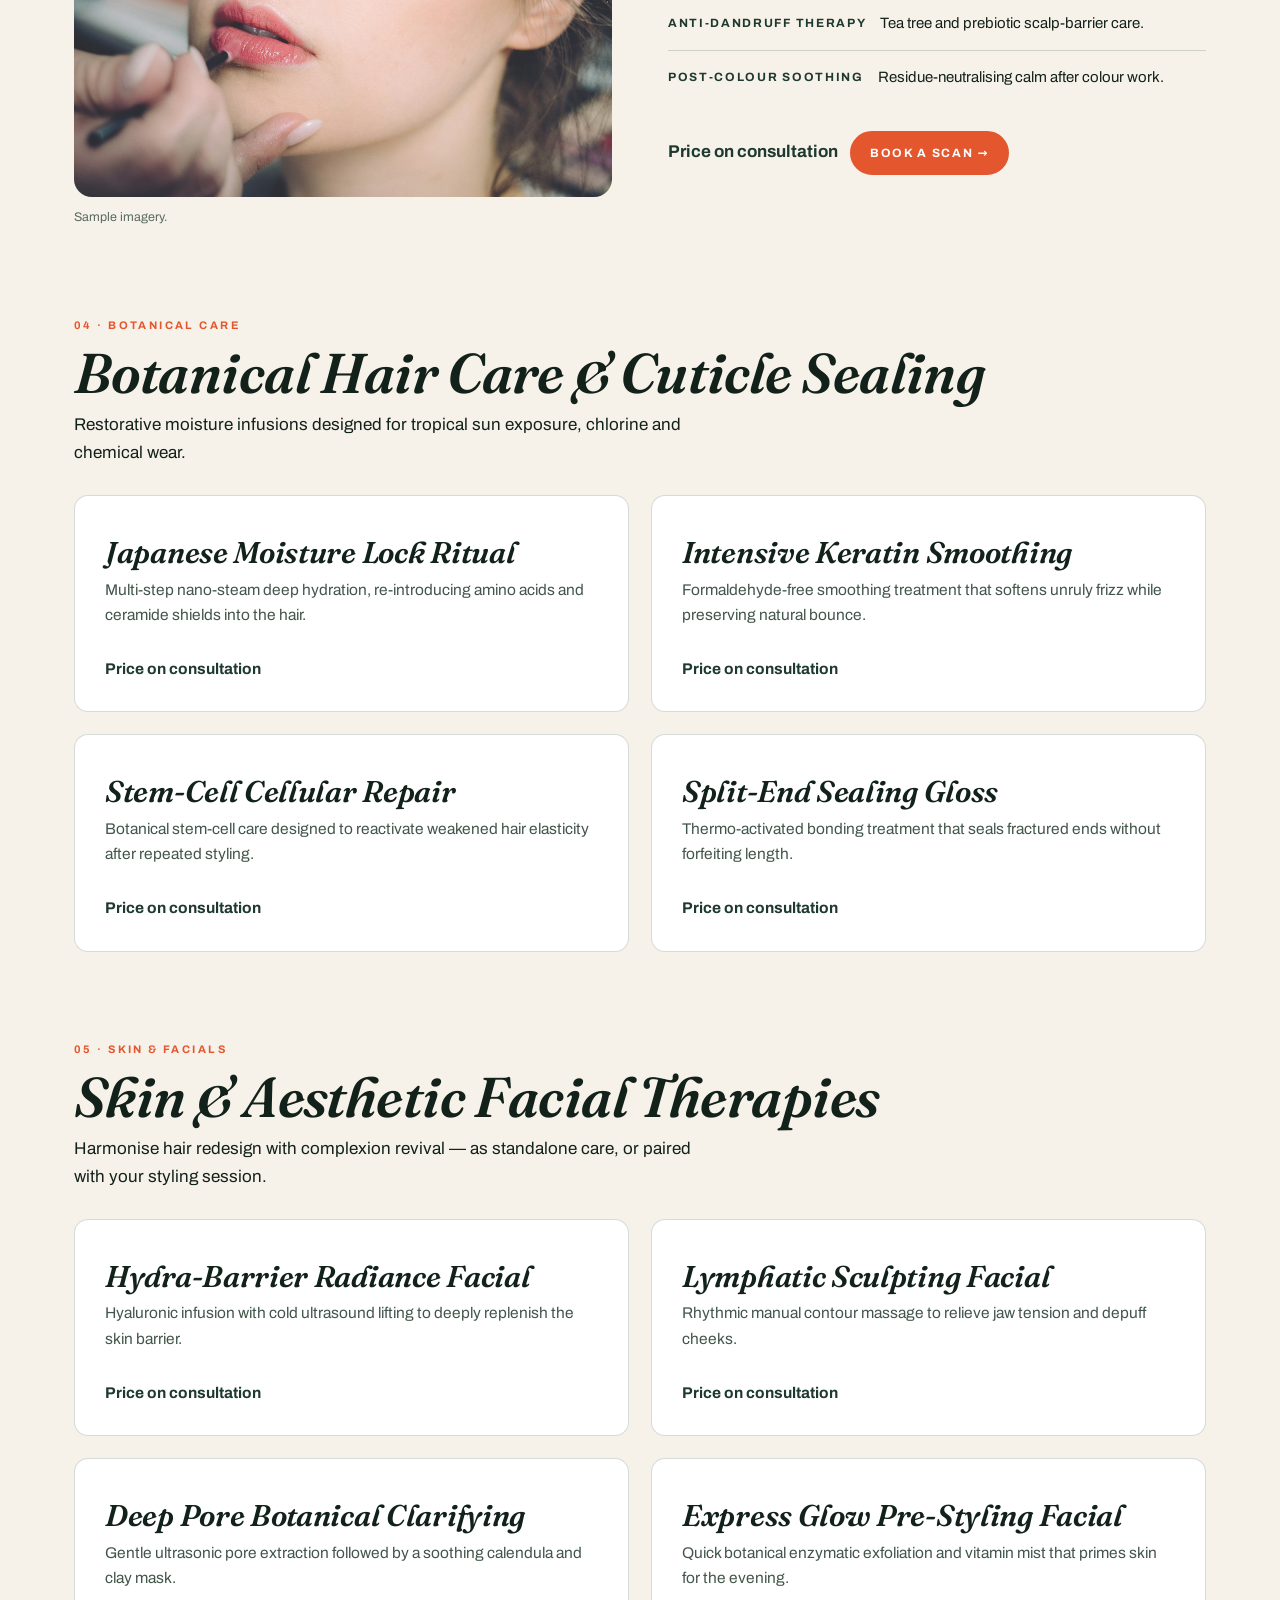
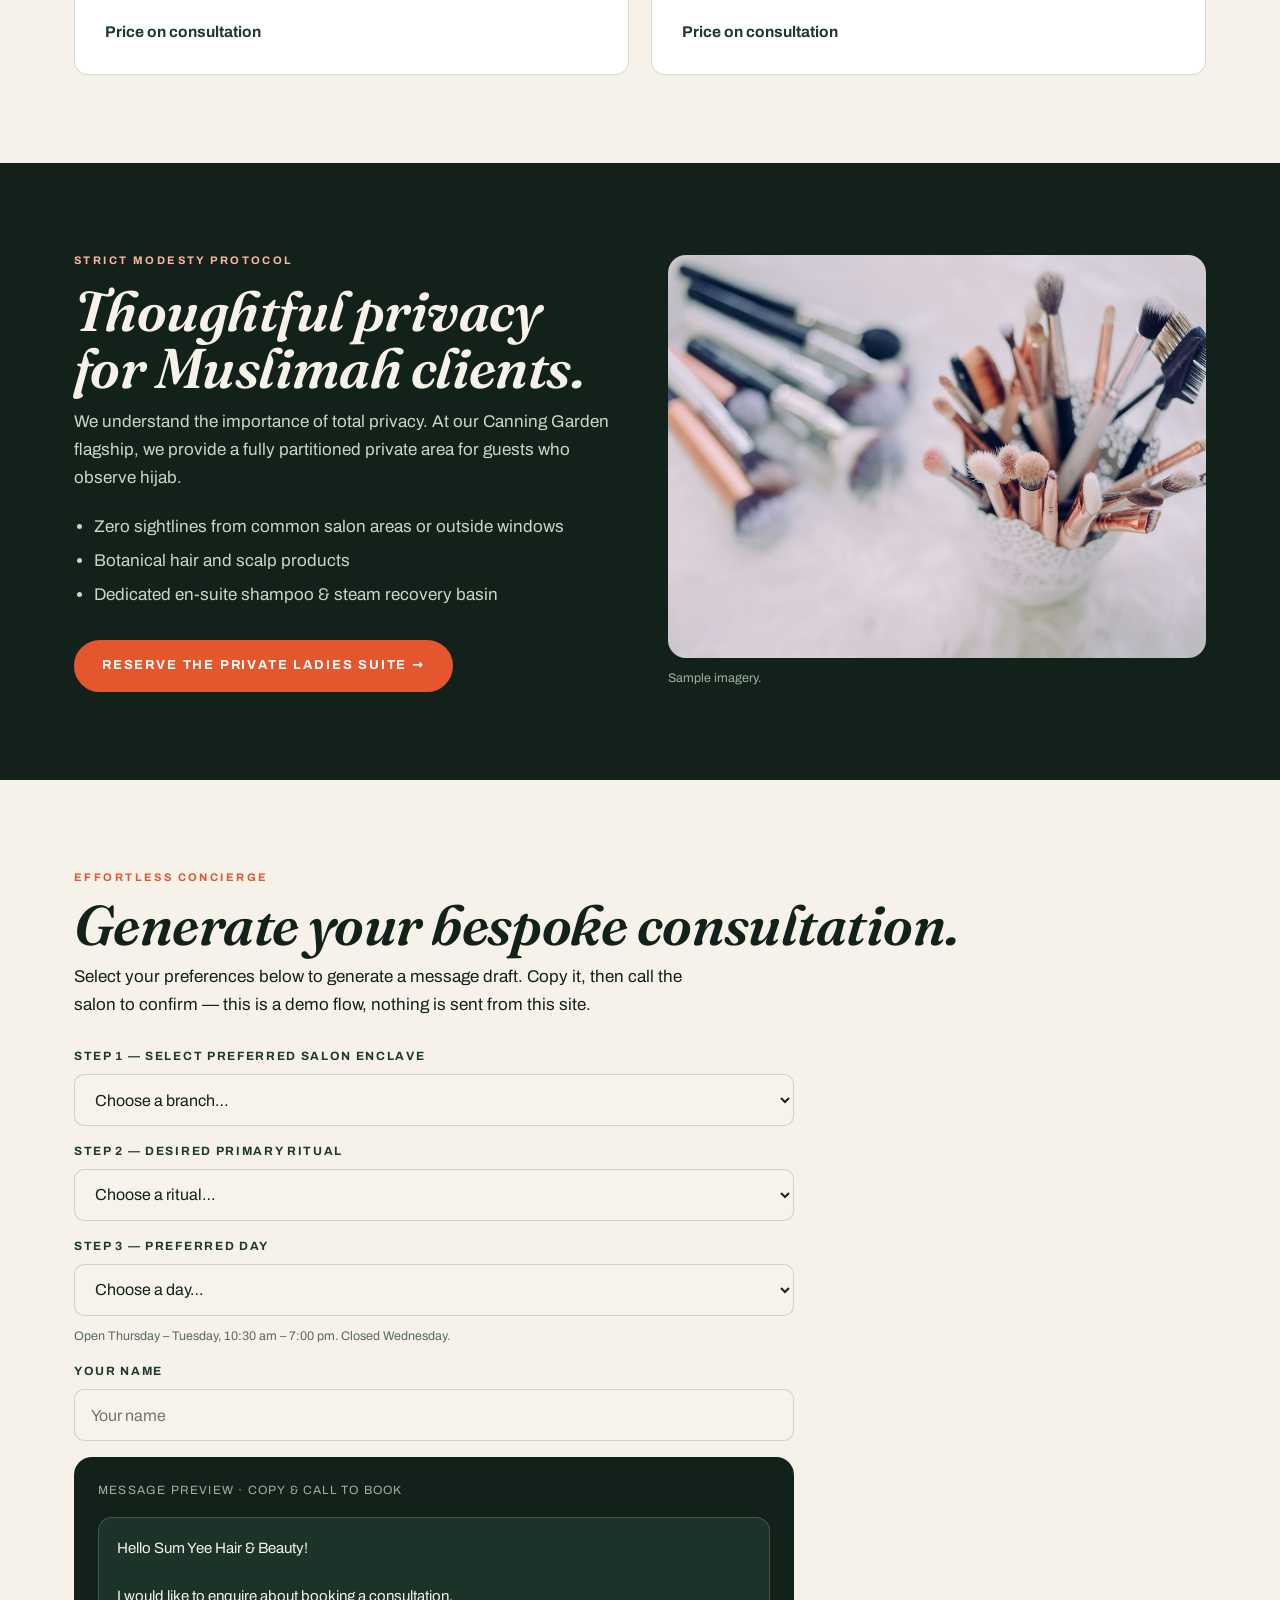
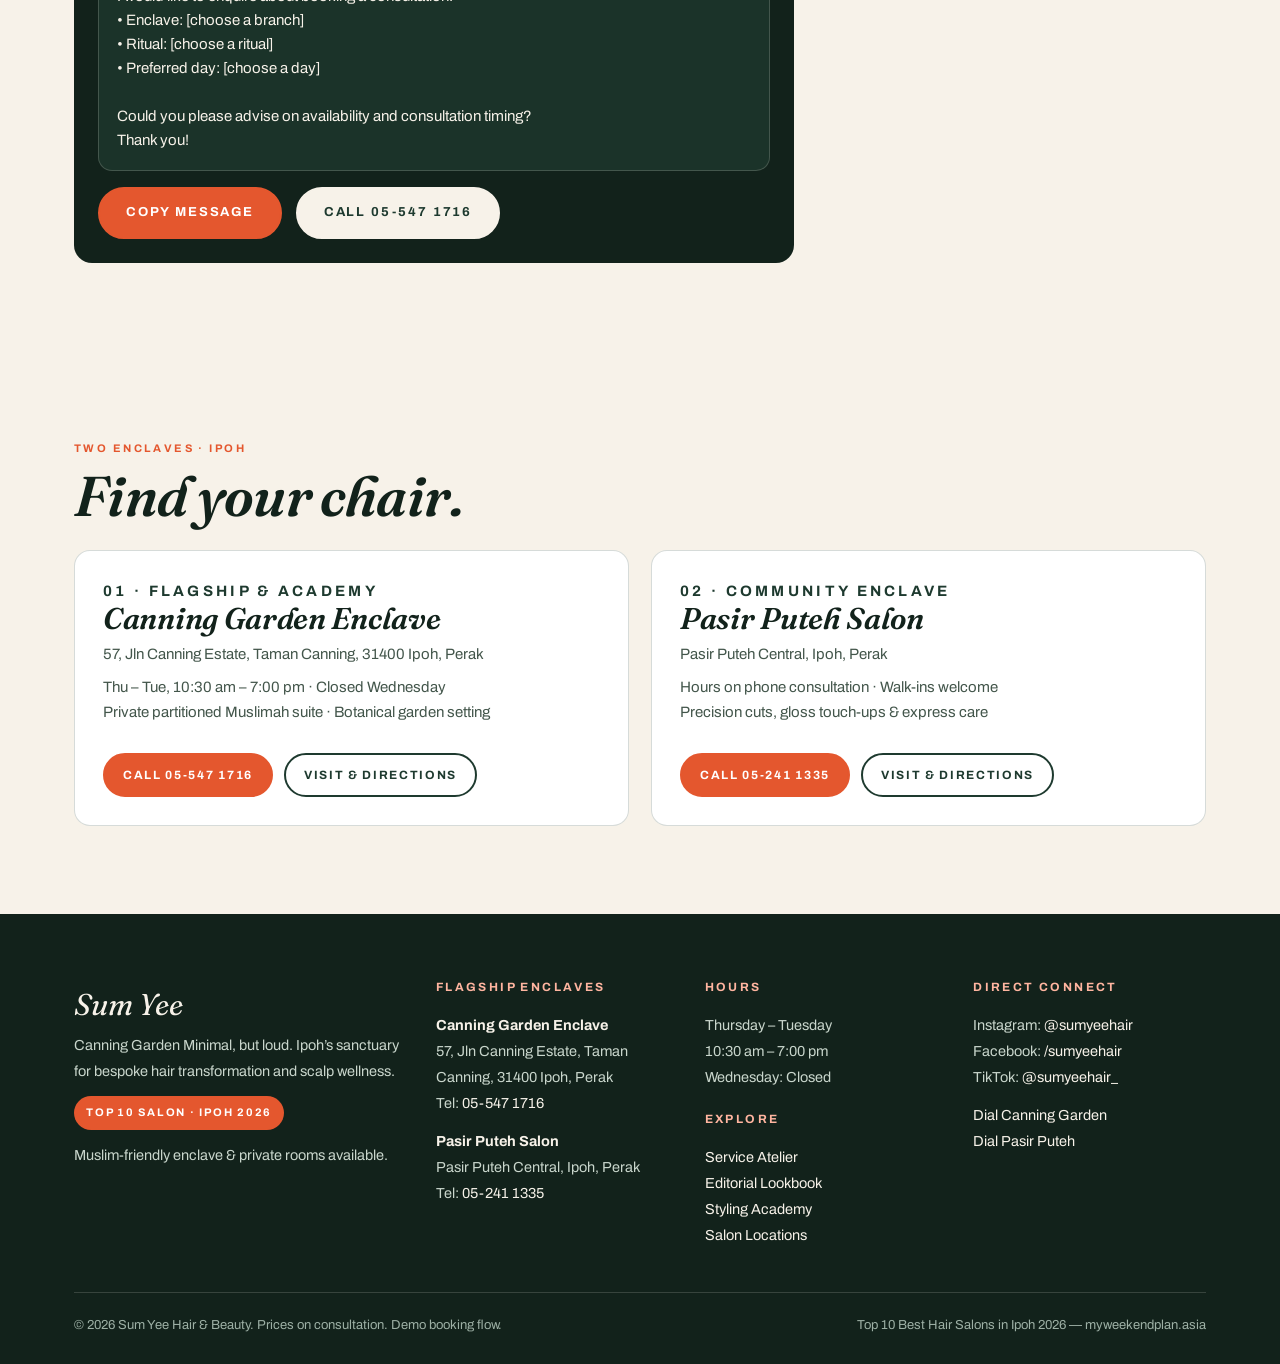
<file: services.html>
<!DOCTYPE html>
<html lang="en">
<head>
<meta charset="utf-8">
<meta name="viewport" content="width=device-width, initial-scale=1">
<title>Rituals & Craft Menu | Sum Yee Hair & Beauty — Ipoh</title>
<meta name="description" content="Bespoke hair design, clinical scalp restoration and botanical therapies — price strictly on consultation.">
<link rel="stylesheet" href="assets/css/style.css">
<link rel="icon" href="data:image/svg+xml,<svg xmlns='http://www.w3.org/2000/svg' viewBox='0 0 32 32'><rect width='32' height='32' rx='8' fill='%231E3A2F'/><text x='16' y='22' font-size='18' text-anchor='middle' fill='%23F7F2E9' font-family='Georgia' font-style='italic'>S</text></svg>">
</head>
<body class="">
<a class="skip" href="#main">Skip to content</a>
<div class="marquee" aria-hidden="true"><span>Top 10 Best Hair Salons in Ipoh 2026 &nbsp;•&nbsp; Muslim-Friendly Private Salon &nbsp;•&nbsp; Canning Garden: 05-547 1716 &nbsp;•&nbsp; Pasir Puteh: 05-241 1335 &nbsp;•&nbsp; Top 10 Best Hair Salons in Ipoh 2026 &nbsp;•&nbsp; Muslim-Friendly Private Salon &nbsp;•&nbsp; Canning Garden: 05-547 1716 &nbsp;•&nbsp; Pasir Puteh: 05-241 1335 &nbsp;•&nbsp; </span></div>
<header class="site">
  <nav class="nav" aria-label="Main navigation">
    <a class="wordmark" href="index.html">Sum Yee<small>HAIR &amp; BEAUTY — IPOH</small></a>
    <ul class="navlinks"><li><a href="index.html" class="">Home</a></li><li><a href="services.html" class="active">Services</a></li><li><a href="lookbook.html" class="">Lookbook</a></li><li><a href="academy.html" class="">Academy</a></li><li><a href="locations.html" class="">Locations</a></li></ul>
    <div class="nav-right">
      <a class="phone-ic" href="tel:+6055471716" aria-label="Call Canning Garden 05-547 1716">&#9742;</a>
      <a class="btn small" href="book.html">Book Now</a>
      <button class="burger" id="burger" aria-label="Open menu" aria-expanded="false"><span></span><span></span><span></span></button>
    </div>
  </nav>
</header>
<div class="mmenu" id="mmenu" role="dialog" aria-label="Menu">
  <div class="top"><a class="wordmark" style="color:var(--cream)" href="index.html">Sum Yee</a><button class="close" aria-label="Close menu">&times;</button></div>
  <nav style="margin-top:28px" aria-label="Mobile navigation">
    <a class="mlink" href="index.html">Home</a>
    <a class="mlink" href="services.html">Services</a>
    <a class="mlink" href="lookbook.html">Lookbook</a>
    <a class="mlink" href="academy.html">Academy</a>
    <a class="mlink" href="locations.html">Locations</a>
    <a class="mlink" href="book.html">Book &#8594;</a>
  </nav>
  <div class="mfoot">
    <p><strong>Canning Garden</strong><br>57, Jln Canning Estate, Taman Canning, 31400 Ipoh, Perak<br><a href="tel:+6055471716">05-547 1716</a></p>
    <p style="margin-top:12px"><strong>Pasir Puteh</strong><br>Pasir Puteh Central, Ipoh, Perak<br><a href="tel:+6052411335">05-241 1335</a></p>
    <p style="margin-top:12px">Thu &ndash; Tue, 10:30 am &ndash; 7:00 pm &middot; Closed Wednesday</p>
  </div>
</div>
<main id="main">

<section><div class="wrap">
  <p class="label">Top 10 Best Hair Salons in Ipoh &middot; myweekendplan.asia</p>
  <h1 style="margin:14px 0">Rituals &amp;<br>Craft Menu</h1>
  <p style="font-size:19px;max-width:56ch">Bespoke hair design, scalp restoration and botanical aesthetic therapies, tailored to your hair &mdash; never a flat-rate recipe.</p>
  <p class="mt"><span class="badge">Strictly bespoke consultations</span> <span class="badge outline" style="margin-left:8px">Price on consultation</span></p>
  <div class="filters" role="navigation" aria-label="Service sections">
    <a class="chip" href="#cuts">01 Precision Haircuts</a><a class="chip" href="#colour">02 Colour &amp; Highlights</a><a class="chip" href="#scalp">03 Scalp Treatments</a><a class="chip" href="#botanical">04 Botanical Care</a><a class="chip" href="#skin">05 Skin &amp; Facials</a><a class="chip" href="#muslimah">Muslimah Suite</a>
  </div>
  <div class="card" style="margin-top:8px"><h3>Why strictly &ldquo;price on consultation&rdquo;?</h3>
  <p>At Sum Yee, we do not believe in flat-rate chemical recipes. Hair density, strand porosity and past colour history change everything &mdash; so every price is agreed after a personal consultation, with no hidden upcharges.</p></div>
</div></section>

<section id="cuts" style="padding-top:0"><div class="wrap">
  <p class="label">01 &middot; Precision Haircuts</p><h2 style="margin:10px 0">Precision Haircuts &amp; Morphology</h2>
  <p>Custom architectural scissor-work calibrated to natural hair weight, bone contours and effortless everyday styling.</p>
  <div class="two-col mt">
    <article class="card"><h3>Master Stylist Cut &amp; Finish</h3><p>In-depth facial-harmony consultation, soothing botanical scalp cleansing ritual and structured wet-to-dry finish.</p><p class="mt"><strong style="color:var(--green)">Price on consultation</strong></p><p class="mt"><a class="btn small" href="book.html">Book on Message &#8594;</a></p></article>
    <article class="card"><h3>Fringe &amp; Face-Framing Architecture</h3><p>Tailored micro-layering focused on curtain fringes, cheekbone-grazing textures and hairline detail.</p><p class="mt"><strong style="color:var(--green)">Price on consultation</strong></p></article>
    <article class="card"><h3>Classic French Bob &amp; Restyle Transformation</h3><p>A total silhouette pivot &mdash; geometric precision weight lines, blunt jawline bevels and texture debulking.</p><p class="mt"><strong style="color:var(--green)">Price on consultation</strong></p></article>
    <article class="card"><h3>Men&rsquo;s Sculpted Cut &amp; Scalp Wash</h3><p>Graduated fade or classic scissors-over-comb profile with a refreshing botanical scalp wash.</p><p class="mt"><strong style="color:var(--green)">Price on consultation</strong></p></article>
  </div>
</div></section>

<section id="colour" class="dark"><div class="wrap">
  <p class="label">02 &middot; Colour &amp; Highlights</p><h2 style="margin:10px 0">Harmonious Colour &amp; Dimensional Tints</h2>
  <p>Gentle, low-ammonia formulas enriched with restorative plant lipids. A strand test is part of every colour consultation.</p>
  <div class="card mt" style="border-color:var(--coral)"><p class="label">Sum Yee Signature Atelier</p><h3 style="margin-top:8px">Bespoke Balayage &amp; Multidimensional Foilayage</h3>
  <p>Freehand artisanal painting designed for a seamless, undetectable root grow-out. Includes bond rebuilder, toning gloss glaze and post-colour scalp soothe.</p>
  <p class="mt"><strong style="color:var(--cream)">Price on consultation</strong> &nbsp;&middot;&nbsp; <a class="btn small" href="book.html">Request Colour Consult</a></p></div>
  <div class="three-col mt">
    <article class="card"><h3>Root Retouch &amp; Gloss Refresh</h3><p>Seamless regrowth blend paired with a botanical shine glaze that locks the cuticle.</p><p class="mt"><strong style="color:var(--cream)">Price on consultation</strong></p></article>
    <article class="card"><h3>Grey Blending</h3><p>Soft, natural camouflage that embraces silver highlights rather than blanketing them.</p><p class="mt"><strong style="color:var(--cream)">Price on consultation</strong></p></article>
    <article class="card"><h3>Creative Pastel &amp; Lightening</h3><p>Muted milk-tea, dusty rose and ash shades achieved with multi-stage, gentle lifting.</p><p class="mt"><strong style="color:var(--cream)">Price on consultation</strong></p></article>
  </div>
</div></section>

<section id="scalp"><div class="wrap">
  <p class="label">03 &middot; Scalp Treatments</p><h2 style="margin:10px 0">Clinical Scalp Restoration &amp; Detox</h2>
  <p>Follicular clarity before aesthetic design. A healthy head of hair begins with a balanced scalp &mdash; especially in Ipoh&rsquo;s tropical climate.</p>
  <div class="split mt"><div><img src="assets/img/scalp.jpg" alt="Scalp and hair care treatment (sample imagery)"><p class="sample-note">Sample imagery.</p></div>
  <div><h3 style="margin-bottom:12px">Scalp rituals at a glance</h3>
  <div class="kv"><b>Hydro-Detox</b><span>Deep follicle cleansing with clay extraction.</span></div>
  <div class="kv"><b>Micro-Circulation</b><span>Oxygenating ampoule infusion and massage.</span></div>
  <div class="kv"><b>Anti-Dandruff Therapy</b><span>Tea tree and prebiotic scalp-barrier care.</span></div>
  <div class="kv"><b>Post-Colour Soothing</b><span>Residue-neutralising calm after colour work.</span></div>
  <p class="mt"><strong style="color:var(--green)">Price on consultation</strong> &nbsp; <a class="btn small" href="book.html">Book a Scan &#8594;</a></p></div></div>
</div></section>

<section id="botanical" style="padding-top:0"><div class="wrap">
  <p class="label">04 &middot; Botanical Care</p><h2 style="margin:10px 0">Botanical Hair Care &amp; Cuticle Sealing</h2>
  <p>Restorative moisture infusions designed for tropical sun exposure, chlorine and chemical wear.</p>
  <div class="two-col mt">
    <article class="card"><h3>Japanese Moisture Lock Ritual</h3><p>Multi-step nano-steam deep hydration, re-introducing amino acids and ceramide shields into the hair.</p><p class="mt"><strong style="color:var(--green)">Price on consultation</strong></p></article>
    <article class="card"><h3>Intensive Keratin Smoothing</h3><p>Formaldehyde-free smoothing treatment that softens unruly frizz while preserving natural bounce.</p><p class="mt"><strong style="color:var(--green)">Price on consultation</strong></p></article>
    <article class="card"><h3>Stem-Cell Cellular Repair</h3><p>Botanical stem-cell care designed to reactivate weakened hair elasticity after repeated styling.</p><p class="mt"><strong style="color:var(--green)">Price on consultation</strong></p></article>
    <article class="card"><h3>Split-End Sealing Gloss</h3><p>Thermo-activated bonding treatment that seals fractured ends without forfeiting length.</p><p class="mt"><strong style="color:var(--green)">Price on consultation</strong></p></article>
  </div>
</div></section>

<section id="skin" style="padding-top:0"><div class="wrap">
  <p class="label">05 &middot; Skin &amp; Facials</p><h2 style="margin:10px 0">Skin &amp; Aesthetic Facial Therapies</h2>
  <p>Harmonise hair redesign with complexion revival &mdash; as standalone care, or paired with your styling session.</p>
  <div class="two-col mt">
    <article class="card"><h3>Hydra-Barrier Radiance Facial</h3><p>Hyaluronic infusion with cold ultrasound lifting to deeply replenish the skin barrier.</p><p class="mt"><strong style="color:var(--green)">Price on consultation</strong></p></article>
    <article class="card"><h3>Lymphatic Sculpting Facial</h3><p>Rhythmic manual contour massage to relieve jaw tension and depuff cheeks.</p><p class="mt"><strong style="color:var(--green)">Price on consultation</strong></p></article>
    <article class="card"><h3>Deep Pore Botanical Clarifying</h3><p>Gentle ultrasonic pore extraction followed by a soothing calendula and clay mask.</p><p class="mt"><strong style="color:var(--green)">Price on consultation</strong></p></article>
    <article class="card"><h3>Express Glow Pre-Styling Facial</h3><p>Quick botanical enzymatic exfoliation and vitamin mist that primes skin for the evening.</p><p class="mt"><strong style="color:var(--green)">Price on consultation</strong></p></article>
  </div>
</div></section>

<section id="muslimah" class="dark"><div class="wrap split">
  <div><p class="label">Strict Modesty Protocol</p><h2 style="margin:12px 0">Thoughtful privacy for Muslimah clients.</h2>
  <p>We understand the importance of total privacy. At our Canning Garden flagship, we provide a fully partitioned private area for guests who observe hijab.</p>
  <ul style="margin:18px 0 0 20px;line-height:2;color:#C9D6CC">
    <li>Zero sightlines from common salon areas or outside windows</li>
    <li>Botanical hair and scalp products</li>
    <li>Dedicated en-suite shampoo &amp; steam recovery basin</li>
  </ul>
  <p class="mt"><a class="btn" href="book.html">Reserve the Private Ladies Suite &#8594;</a></p></div>
  <div><img src="assets/img/garden.jpg" alt="Calm salon portrait (sample imagery)" style="border-radius:18px;aspect-ratio:4/3;object-fit:cover;width:100%"><p class="sample-note" style="color:#9DB0A5">Sample imagery.</p></div>
</div></section>

<section><div class="wrap">
  <p class="label">Effortless Concierge</p><h2 style="margin:10px 0">Generate your bespoke consultation.</h2>
  <p>Select your preferences below to generate a message draft. Copy it, then call the salon to confirm &mdash; this is a demo flow, nothing is sent from this site.</p>
  <form id="svc-concierge" class="mt" style="max-width:720px" onsubmit="return false">
    <div class="field"><label for="svc-branch">Step 1 &mdash; Select preferred salon enclave</label>
      <select id="svc-branch" name="branch"><option value="">Choose a branch&hellip;</option><option value="Canning Garden — 57, Jln Canning Estate (private suite available)">Canning Garden — 57, Jln Canning Estate &middot; Private Suite Available</option><option value="Pasir Puteh — Pasir Puteh Central">Pasir Puteh — Pasir Puteh Central</option></select></div>
    <div class="field"><label for="svc-ritual">Step 2 &mdash; Desired primary ritual</label>
      <select id="svc-ritual" name="ritual"><option value="">Choose a ritual&hellip;</option><option value="Precision Haircuts">01 Precision Haircuts</option><option value="Balayage & Dimensional Colour">02 Balayage &amp; Dimensional Colour</option><option value="Clinical Scalp Restoration">03 Clinical Scalp Restoration</option><option value="Botanical Hair Care & Cuticle Sealing">04 Botanical Hair Care &amp; Cuticle Sealing</option><option value="Skin & Aesthetic Facial Care">05 Skin &amp; Aesthetic Facial Care</option><option value="Muslimah Private Suite">Special: Muslimah Private Suite</option></select></div>
    <div class="field"><label for="svc-day">Step 3 &mdash; Preferred day</label>
      <select id="svc-day" name="day"><option value="">Choose a day&hellip;</option><option>Thursday</option><option>Friday</option><option>Saturday</option><option>Sunday</option><option>Monday</option><option>Tuesday</option></select>
      <p class="sample-note">Open Thursday &ndash; Tuesday, 10:30 am &ndash; 7:00 pm. Closed Wednesday.</p></div>
    <div class="field"><label for="svc-name">Your name</label><input id="svc-name" name="name" type="text" autocomplete="name" placeholder="Your name"></div>
    <div class="draft" style="position:static"><p class="meta">Message preview &middot; copy &amp; call to book</p><div class="bubble" id="svc-preview" tabindex="0"></div>
    <button type="button" class="btn" data-copy="#svc-preview">Copy Message</button>
    <a class="btn cream" style="margin-left:10px" href="tel:+6055471716">Call 05-547 1716</a></div>
  </form>
</div></section>
<section><div class="wrap"><p class="label">Two Enclaves &middot; Ipoh</p><h2 style="margin:10px 0 26px">Find your chair.</h2>
<div class="two-col">
  <article class="branch-card"><p class="label green">01 &middot; Flagship &amp; Academy</p><h3>Canning Garden Enclave</h3>
  <p>57, Jln Canning Estate, Taman Canning, 31400 Ipoh, Perak</p>
  <p style="margin-top:8px">Thu &ndash; Tue, 10:30 am &ndash; 7:00 pm &middot; Closed Wednesday<br>Private partitioned Muslimah suite &middot; Botanical garden setting</p>
  <p class="mt"><a class="btn small" href="tel:+6055471716">Call 05-547 1716</a> <a class="btn ghost small" style="margin-left:8px" href="locations.html">Visit &amp; Directions</a></p></article>
  <article class="branch-card"><p class="label green">02 &middot; Community Enclave</p><h3>Pasir Puteh Salon</h3>
  <p>Pasir Puteh Central, Ipoh, Perak</p>
  <p style="margin-top:8px">Hours on phone consultation &middot; Walk-ins welcome<br>Precision cuts, gloss touch-ups &amp; express care</p>
  <p class="mt"><a class="btn small" href="tel:+6052411335">Call 05-241 1335</a> <a class="btn ghost small" style="margin-left:8px" href="locations.html">Visit &amp; Directions</a></p></article>
</div></div></section>

</main>
<footer>
  <div class="wrap">
    <div class="cols">
      <div>
        <p style="font-family:var(--serif);font-style:italic;font-size:30px;color:var(--cream)">Sum Yee</p>
        <p>Canning Garden Minimal, but loud. Ipoh&rsquo;s sanctuary for bespoke hair transformation and scalp wellness.</p>
        <p style="margin-top:12px"><span class="badge coral">Top 10 Salon &middot; Ipoh 2026</span></p>
        <p style="margin-top:12px">Muslim-friendly enclave &amp; private rooms available.</p>
      </div>
      <div>
        <h4>Flagship Enclaves</h4>
        <p><strong style="color:var(--cream)">Canning Garden Enclave</strong><br>57, Jln Canning Estate, Taman Canning, 31400 Ipoh, Perak<br>Tel: <a href="tel:+6055471716">05-547 1716</a></p>
        <p style="margin-top:12px"><strong style="color:var(--cream)">Pasir Puteh Salon</strong><br>Pasir Puteh Central, Ipoh, Perak<br>Tel: <a href="tel:+6052411335">05-241 1335</a></p>
      </div>
      <div>
        <h4>Hours</h4>
        <p>Thursday &ndash; Tuesday<br>10:30 am &ndash; 7:00 pm<br>Wednesday: Closed</p>
        <h4 style="margin-top:20px">Explore</h4>
        <ul><li><a href="services.html">Service Atelier</a></li><li><a href="lookbook.html">Editorial Lookbook</a></li><li><a href="academy.html">Styling Academy</a></li><li><a href="locations.html">Salon Locations</a></li></ul>
      </div>
      <div>
        <h4>Direct Connect</h4>
        <p>Instagram: <a href="https://instagram.com/sumyeehair" rel="noopener">@sumyeehair</a><br>Facebook: <a href="https://facebook.com/sumyeehair" rel="noopener">/sumyeehair</a><br>TikTok: <a href="https://tiktok.com/@sumyeehair_" rel="noopener">@sumyeehair_</a></p>
        <p style="margin-top:12px"><a href="tel:+6055471716">Dial Canning Garden</a><br><a href="tel:+6052411335">Dial Pasir Puteh</a></p>
      </div>
    </div>
    <div class="base"><span>&copy; <span id="yr">2026</span> Sum Yee Hair & Beauty. Prices on consultation. Demo booking flow.</span><span>Top 10 Best Hair Salons in Ipoh 2026 &mdash; myweekendplan.asia</span></div>
  </div>
</footer>
<script src="assets/js/main.js"></script>
</body>
</html>
</file>
<file: assets/css/style.css>
@import url("../fonts/fonts.css");
:root{
  --green:#1E3A2F; --green-deep:#12221B; --green-mid:#2C4F41; --cream:#F7F2E9; --cream2:#EFE7D8;
  --coral:#E4572E; --coral-dark:#C7431F; --ink:#12221B; --muted:#5A6B60; --line:rgba(30,58,47,.18);
  --white:#fff; --tint:#F8F3EA; --radius:14px;
  --serif:"Fraunces",Georgia,serif; --sans:"Archivo",system-ui,-apple-system,"Segoe UI",sans-serif;
}
*{box-sizing:border-box;margin:0;padding:0}
html{scroll-behavior:smooth}
body{background:var(--cream);color:var(--ink);font-family:var(--sans);font-size:17px;line-height:1.65;-webkit-font-smoothing:antialiased;overflow-x:hidden}
body{background:var(--cream)}
img{max-width:100%;display:block;height:auto}
a{color:inherit}
h1,h2,h3,.serif{font-family:var(--serif);font-style:italic;font-weight:600;line-height:1.02;letter-spacing:-.01em}
h1{font-size:clamp(44px,7.2vw,96px)}
h2{font-size:clamp(32px,4.4vw,56px)}
h3{font-size:clamp(22px,2.4vw,30px)}
p{max-width:62ch}
.label{font-size:11px;font-weight:700;letter-spacing:.22em;text-transform:uppercase;color:var(--coral)}
.label.green{color:var(--green)}
.wrap{max-width:1180px;margin:0 auto;padding:0 24px}
section{padding:88px 0}
.rule{border:0;border-top:1px solid var(--line);margin:0}
.btn{display:inline-flex;align-items:center;gap:10px;background:var(--coral);color:#fff;border:2px solid var(--coral);padding:15px 26px;border-radius:999px;font:700 13px/1 var(--sans);letter-spacing:.14em;text-transform:uppercase;text-decoration:none;cursor:pointer;transition:background .2s,transform .15s;min-height:52px}
.btn:hover{background:var(--coral-dark);border-color:var(--coral-dark)}
.btn:active{transform:scale(.97)}
.btn.ghost{background:transparent;color:var(--green);border-color:var(--green)}
.btn.ghost:hover{background:var(--green);color:var(--cream)}
.btn.cream{background:var(--cream);color:var(--green);border-color:var(--cream)}
.btn.cream:hover{background:#fff}
.btn.small{padding:11px 18px;min-height:44px;font-size:12px}
/* marquee + nav */
.marquee{background:var(--green);color:var(--cream);overflow:hidden;white-space:nowrap;font-size:12px;font-weight:700;letter-spacing:.18em;text-transform:uppercase;padding:10px 0}
.marquee span{display:inline-block;padding-left:2.5em;animation:mq 28s linear infinite}
@keyframes mq{to{transform:translateX(-50%)}}
header.site{position:sticky;top:0;z-index:60;background:rgba(247,242,233,.96);backdrop-filter:blur(8px);border-bottom:1px solid var(--line)}
.nav{display:flex;align-items:center;justify-content:space-between;gap:16px;max-width:1180px;margin:0 auto;padding:14px 24px}
.wordmark{font-family:var(--serif);font-style:italic;font-weight:700;font-size:28px;color:var(--green);text-decoration:none;line-height:1}
.wordmark small{display:block;font-family:var(--sans);font-style:normal;font-size:9px;letter-spacing:.3em;color:var(--muted);font-weight:700}
.navlinks{display:flex;gap:26px;list-style:none}
.navlinks a{text-decoration:none;font-size:12px;font-weight:700;letter-spacing:.16em;text-transform:uppercase;color:var(--green);padding:8px 0;border-bottom:2px solid transparent}
.navlinks a:hover,.navlinks a.active{color:var(--coral);border-bottom-color:var(--coral)}
.nav-right{display:flex;align-items:center;gap:12px}
.phone-ic{display:inline-flex;align-items:center;justify-content:center;width:46px;height:46px;border:1.5px solid var(--green);border-radius:50%;color:var(--green);text-decoration:none;font-size:19px}
.phone-ic:hover{background:var(--green);color:var(--cream)}
.burger{display:none;background:none;border:0;cursor:pointer;width:48px;height:48px;flex-direction:column;justify-content:center;gap:6px;align-items:center}
.burger span{display:block;width:26px;height:2px;background:var(--green)}
/* mobile menu overlay */
.mmenu{position:fixed;inset:0;background:var(--green);color:var(--cream);z-index:100;display:none;flex-direction:column;padding:28px 24px 40px;overflow:auto}
.mmenu.open{display:flex}
.mmenu .top{display:flex;justify-content:space-between;align-items:center}
.mmenu a.mlink{font-family:var(--serif);font-style:italic;font-size:44px;color:var(--cream);text-decoration:none;padding:14px 0;border-bottom:1px solid rgba(247,242,233,.2);display:block}
.mmenu a.mlink:hover{color:#FFB5A0}
.mmenu .close{background:none;border:1.5px solid var(--cream);color:var(--cream);border-radius:50%;width:48px;height:48px;font-size:20px;cursor:pointer}
.mmenu .mfoot{margin-top:auto;padding-top:28px;font-size:14px;line-height:2}
.mmenu .mfoot a{color:var(--cream)}
/* hero */
.hero{padding:72px 0 64px;display:grid;grid-template-columns:1.05fr .95fr;gap:56px;align-items:center}
.hero .eyebrow{margin-bottom:18px}
.hero p.lede{font-size:19px;color:#33473C;margin:22px 0 28px;max-width:52ch}
.hero .cta-row{display:flex;gap:14px;flex-wrap:wrap}
.hero .stroke{height:6px;background:var(--coral);width:0;border-radius:99px;margin:26px 0 0;animation:stroke 1s cubic-bezier(.16,1,.3,1) .3s forwards}
@keyframes stroke{to{width:180px}}
.arch{border-radius:999px 999px 18px 18px;overflow:hidden;position:relative;aspect-ratio:4/5;background:var(--green-mid)}
.arch img{width:100%;height:100%;object-fit:cover}
.arch-cap{position:absolute;left:16px;bottom:16px;right:16px;background:rgba(18,34,27,.88);color:var(--cream);padding:14px 18px;border-radius:12px;font-size:13px;line-height:1.5}
.arch-cap b{color:#FFB5A0;letter-spacing:.14em;font-size:11px;text-transform:uppercase;display:block;margin-bottom:4px}
.hero-stats{display:flex;gap:0;margin-top:34px;border-top:1px solid var(--line);flex-wrap:wrap}
.hero-stats div{padding:16px 22px 0 0;margin-right:22px;border-right:1px solid var(--line)}
.hero-stats div:last-child{border:0}
.hero-stats b{font-family:var(--serif);font-style:italic;font-size:26px;color:var(--green);display:block;line-height:1.1}
.hero-stats span{font-size:12px;letter-spacing:.12em;text-transform:uppercase;color:var(--muted);font-weight:700}
/* ribbon */
.ribbon{background:var(--green);color:var(--cream);padding:18px 0;overflow:hidden;white-space:nowrap}
.ribbon span{font-family:var(--serif);font-style:italic;font-size:22px;padding:0 .6em}
.ribbon .dot{color:var(--coral);font-style:normal}
/* trust cards */
.pillars{display:grid;grid-template-columns:repeat(3,1fr);gap:20px}
.card{background:#fff;border:1px solid var(--line);border-radius:var(--radius);padding:30px}
.card h3{margin:12px 0 8px}
.card p{color:#43564B;font-size:15.5px}
.badge{display:inline-block;background:var(--green);color:var(--cream);font-size:11px;font-weight:700;letter-spacing:.16em;text-transform:uppercase;padding:7px 12px;border-radius:99px}
.badge.coral{background:var(--coral);color:#fff}
.badge.outline{background:transparent;color:var(--green);border:1.5px solid var(--green)}
/* numbered services */
.svc{display:grid;grid-template-columns:90px 1fr auto;gap:24px;padding:34px 0;border-top:1px solid var(--line);align-items:start}
.svc:last-of-type{border-bottom:1px solid var(--line)}
.svc .num{font-family:var(--serif);font-style:italic;font-size:44px;color:var(--coral);line-height:1}
.svc h3{margin-bottom:6px}
.svc p{color:#43564B}
.svc .meta{font-size:12px;font-weight:700;letter-spacing:.14em;text-transform:uppercase;color:var(--green);white-space:nowrap;padding-top:10px;text-align:right}
/* split */
.split{display:grid;grid-template-columns:1fr 1fr;gap:56px;align-items:center}
.split img{border-radius:18px;aspect-ratio:4/3;object-fit:cover;width:100%}
.kv{display:flex;gap:14px;padding:14px 0;border-top:1px solid var(--line);font-size:15px}
.kv b{color:var(--green);min-width:150px;font-size:12px;letter-spacing:.14em;text-transform:uppercase;padding-top:3px}
/* dark section */
.dark{background:var(--green-deep);color:var(--cream)}
.dark h2,.dark h3{color:var(--cream)}
.dark p{color:#C9D6CC}
.dark .label{color:#FFB5A0}
.dark .card{background:#1B3329;border-color:rgba(247,242,233,.16)}
.dark .card p{color:#C9D6CC}
/* lookbook */
.filters{display:flex;gap:10px;flex-wrap:wrap;margin:26px 0 30px}
.chip{background:transparent;border:1.5px solid var(--green);color:var(--green);border-radius:99px;padding:11px 18px;font:700 12px var(--sans);letter-spacing:.1em;text-transform:uppercase;cursor:pointer;min-height:44px}
.chip:hover{border-color:var(--coral);color:var(--coral)}
.chip.active{background:var(--green);color:var(--cream)}
.grid-looks{display:grid;grid-template-columns:repeat(3,1fr);gap:22px}
.look{background:#fff;border:1px solid var(--line);border-radius:16px;overflow:hidden;display:flex;flex-direction:column}
.look.wide{grid-column:span 2}
.look img{width:100%;aspect-ratio:4/3;object-fit:cover}
.look.wide img{aspect-ratio:16/9}
.look .body{padding:22px;display:flex;flex-direction:column;gap:8px;flex:1}
.look .body p{font-size:15px;color:#43564B}
.look q{font-family:var(--serif);font-style:italic;font-size:19px;color:var(--green);line-height:1.3}
.look .specs{font-size:13px;color:var(--muted);border-top:1px solid var(--line);padding-top:12px;margin-top:auto}
.look .btn{margin-top:14px;align-self:flex-start}
.look.hidden{display:none}
/* forms */
.field{margin-bottom:16px}
.field label{display:block;font-size:12px;font-weight:700;letter-spacing:.14em;text-transform:uppercase;color:var(--green);margin-bottom:7px}
.field input,.field select,.field textarea{width:100%;background:var(--tint);border:1.5px solid var(--line);border-radius:10px;padding:14px 16px;font:400 16px var(--sans);color:var(--ink);min-height:52px}
.field textarea{min-height:96px;resize:vertical}
.field input:focus,.field select:focus,.field textarea:focus{outline:3px solid rgba(228,87,46,.35);border-color:var(--coral)}
.radio-cards{display:grid;grid-template-columns:1fr 1fr;gap:14px}
.radio-card{position:relative;display:block;cursor:pointer}
.radio-card input{position:absolute;opacity:0}
.radio-card .box{background:#fff;border:1.5px solid var(--line);border-radius:14px;padding:20px;min-height:52px;display:block;transition:background .15s}
.radio-card .box b{display:block;font-size:16px;color:var(--green)}
.radio-card .box span{font-size:14px;color:var(--muted)}
.radio-card input:checked+.box{background:var(--green);border-color:var(--green)}
.radio-card input:checked+.box b,.radio-card input:checked+.box span{color:var(--cream)}
.radio-card input:checked+.box::after{content:"✓";position:absolute;top:12px;right:14px;background:var(--coral);color:#fff;width:26px;height:26px;border-radius:50%;display:flex;align-items:center;justify-content:center;font-size:14px}
.radio-card input:focus-visible+.box{outline:3px solid rgba(228,87,46,.5)}
.pills{display:flex;gap:10px;flex-wrap:wrap}
.pill-btn{border:1.5px solid var(--green);background:#fff;color:var(--green);border-radius:99px;padding:12px 18px;font:700 13px var(--sans);cursor:pointer;min-height:48px}
.pill-btn.active{background:var(--green);color:var(--cream)}
.daystrip{display:flex;gap:10px;overflow-x:auto;scroll-snap-type:x mandatory;padding-bottom:8px;-webkit-overflow-scrolling:touch}
.daystrip .pill-btn{scroll-snap-align:start;white-space:nowrap;flex:0 0 auto}
.daystrip .pill-btn[disabled]{opacity:.35;cursor:not-allowed;text-decoration:line-through}
.toggle{display:flex;gap:12px;align-items:flex-start;background:#fff;border:1.5px solid var(--line);border-radius:14px;padding:18px;cursor:pointer}
.toggle input{width:22px;height:22px;accent-color:var(--coral);margin-top:2px;flex:0 0 auto}
.toggle b{color:var(--green);display:block}
.toggle span{font-size:14px;color:var(--muted)}
/* booking layout */
.book-grid{display:grid;grid-template-columns:1.5fr 1fr;gap:28px;align-items:start}
.book-grid>*{min-width:0}
.field,.daystrip,.radio-cards{min-width:0}
.step{margin-bottom:34px}
.step h3{margin:8px 0 14px}
.draft{background:var(--green-deep);color:var(--cream);border-radius:18px;padding:24px;position:sticky;top:96px}
.draft h3{color:var(--cream)}
.draft .bubble{background:#1B3329;border:1px solid rgba(247,242,233,.18);border-radius:14px;padding:18px;white-space:pre-wrap;font-size:15px;line-height:1.6;margin:16px 0;min-height:180px}
.draft .meta{font-size:12px;color:#9DB0A5;letter-spacing:.1em;text-transform:uppercase}
.demo-note{background:#FFF3EE;border:1.5px solid #F5B49E;color:#7A2E12;border-radius:12px;padding:14px 18px;font-size:14.5px;margin:18px 0}
.demo-note b{letter-spacing:.08em;text-transform:uppercase;font-size:12px;display:block;margin-bottom:4px}
/* quick dial */
.quickdial{display:grid;grid-template-columns:1fr 1fr;gap:0;border:1.5px solid var(--green);border-radius:14px;overflow:hidden}
.quickdial a{display:block;padding:18px;text-align:center;text-decoration:none;font-weight:700;color:var(--green);background:#fff}
.quickdial a:first-child{border-right:1.5px solid var(--green)}
.quickdial a:hover{background:var(--green);color:var(--cream)}
.quickdial a small{display:block;font-weight:400;font-size:13px;color:var(--muted);margin-top:4px}
.quickdial a:hover small{color:#C9D6CC}
/* FAQ */
.faq{border-top:1px solid var(--line)}
.faq details{border-bottom:1px solid var(--line);padding:20px 0}
.faq summary{cursor:pointer;font-family:var(--serif);font-style:italic;font-size:22px;color:var(--green);list-style:none;display:flex;justify-content:space-between;gap:16px}
.faq summary::-webkit-details-marker{display:none}
.faq summary::after{content:"+";color:var(--coral);font-family:var(--sans);font-size:28px;line-height:1}
.faq details[open ] summary::after{content:"–"}
.faq details p{margin-top:12px;color:#43564B}
/* table */
table.matrix{width:100%;border-collapse:collapse;background:#fff;border-radius:14px;overflow:hidden;font-size:15px}
table.matrix th,table.matrix td{padding:16px 18px;text-align:left;border-bottom:1px solid var(--line);vertical-align:top}
table.matrix th{background:var(--green);color:var(--cream);font-size:12px;letter-spacing:.12em;text-transform:uppercase}
table.matrix tr:last-child td{border-bottom:0}
/* footer */
footer{background:var(--green-deep);color:var(--cream);padding:64px 0 28px}
footer .cols{display:grid;grid-template-columns:1.4fr 1fr 1fr 1fr;gap:36px}
footer h4{font-size:12px;letter-spacing:.2em;text-transform:uppercase;color:#FFB5A0;margin-bottom:14px}
footer a{color:var(--cream);text-decoration:none}
footer a:hover{color:#FFB5A0}
footer p,footer li{font-size:14.5px;color:#C9D6CC;line-height:1.8}
footer ul{list-style:none}
footer .base{border-top:1px solid rgba(247,242,233,.16);margin-top:44px;padding-top:22px;font-size:13px;color:#9DB0A5;display:flex;justify-content:space-between;gap:16px;flex-wrap:wrap}
/* docked bar */
.dock{position:fixed;left:0;right:0;bottom:0;z-index:80;background:var(--green-deep);color:var(--cream);padding:10px 14px calc(10px + env(safe-area-inset-bottom));display:none;align-items:center;gap:12px;box-shadow:0 -4px 24px rgba(0,0,0,.25)}
.dock .sum{flex:1;min-width:0;font-size:13px;line-height:1.35;white-space:nowrap;overflow:hidden;text-overflow:ellipsis}
.dock .sum b{display:block;font-size:12px;letter-spacing:.12em;text-transform:uppercase;color:#FFB5A0}
.dock .btn{min-height:48px;padding:12px 18px}
body.has-dock{padding-bottom:76px}
/* drawer */
.drawer{position:fixed;left:0;right:0;bottom:0;z-index:90;background:var(--cream);border-radius:20px 20px 0 0;box-shadow:0 -8px 40px rgba(0,0,0,.3);max-height:82vh;overflow:auto;padding:20px 20px 28px;display:none}
.drawer.open{display:block}
.drawer .grab{width:48px;height:5px;border-radius:99px;background:var(--line);margin:0 auto 14px}
.drawer .close-x{float:right;background:none;border:1.5px solid var(--green);border-radius:50%;width:44px;height:44px;font-size:18px;cursor:pointer;color:var(--green)}
/* misc */
.center{text-align:center}
.center p{margin-left:auto;margin-right:auto}
.mt{margin-top:28px}
.tracks{display:grid;grid-template-columns:1fr 1fr;gap:20px}
.note-tag{font-size:12px;font-weight:700;letter-spacing:.1em;color:var(--coral);text-transform:uppercase}
.sample-note{font-size:12.5px;color:var(--muted);margin-top:10px}
.branch-card{background:#fff;border:1px solid var(--line);border-radius:16px;padding:28px}
.branch-card h3{margin-bottom:8px}
.branch-card p{font-size:15px;color:#43564B}
.two-col{display:grid;grid-template-columns:1fr 1fr;gap:22px}
.three-col{display:grid;grid-template-columns:repeat(3,1fr);gap:20px}
.skip{position:absolute;left:-9999px}
.skip:focus{left:12px;top:12px;background:var(--coral);color:#fff;padding:10px 16px;z-index:200;border-radius:8px}
:focus-visible{outline:3px solid rgba(228,87,46,.6);outline-offset:2px}
@media (prefers-reduced-motion:reduce){*{animation:none!important;transition:none!important}.hero .stroke{width:180px}}
@media (max-width:900px){
  .hero{grid-template-columns:1fr;gap:36px;padding-top:48px}
  .arch{aspect-ratio:4/3.4;max-width:560px}
  .pillars,.grid-looks,.tracks,.two-col,.three-col{grid-template-columns:1fr}
  .look.wide{grid-column:span 1}
  .split{grid-template-columns:1fr;gap:28px}
  .book-grid{grid-template-columns:1fr}
  .draft{position:static}
  .svc{grid-template-columns:56px 1fr;gap:16px}
  .svc .meta{display:none}
  footer .cols{grid-template-columns:1fr 1fr}
  section{padding:64px 0}
}
@media (max-width:760px){
  .navlinks,.nav-right .btn{display:none}
  .burger{display:flex}
  .marquee{display:none}
  .radio-cards{grid-template-columns:1fr}
  .dock{display:flex}
  body.has-dock{padding-bottom:76px}
  .quickdial{grid-template-columns:1fr}
  .quickdial a:first-child{border-right:0;border-bottom:1.5px solid var(--green)}
  footer .cols{grid-template-columns:1fr}
  table.matrix{display:block;overflow-x:auto}
  .hero-stats div{padding-right:14px;margin-right:14px}
}
</file>
